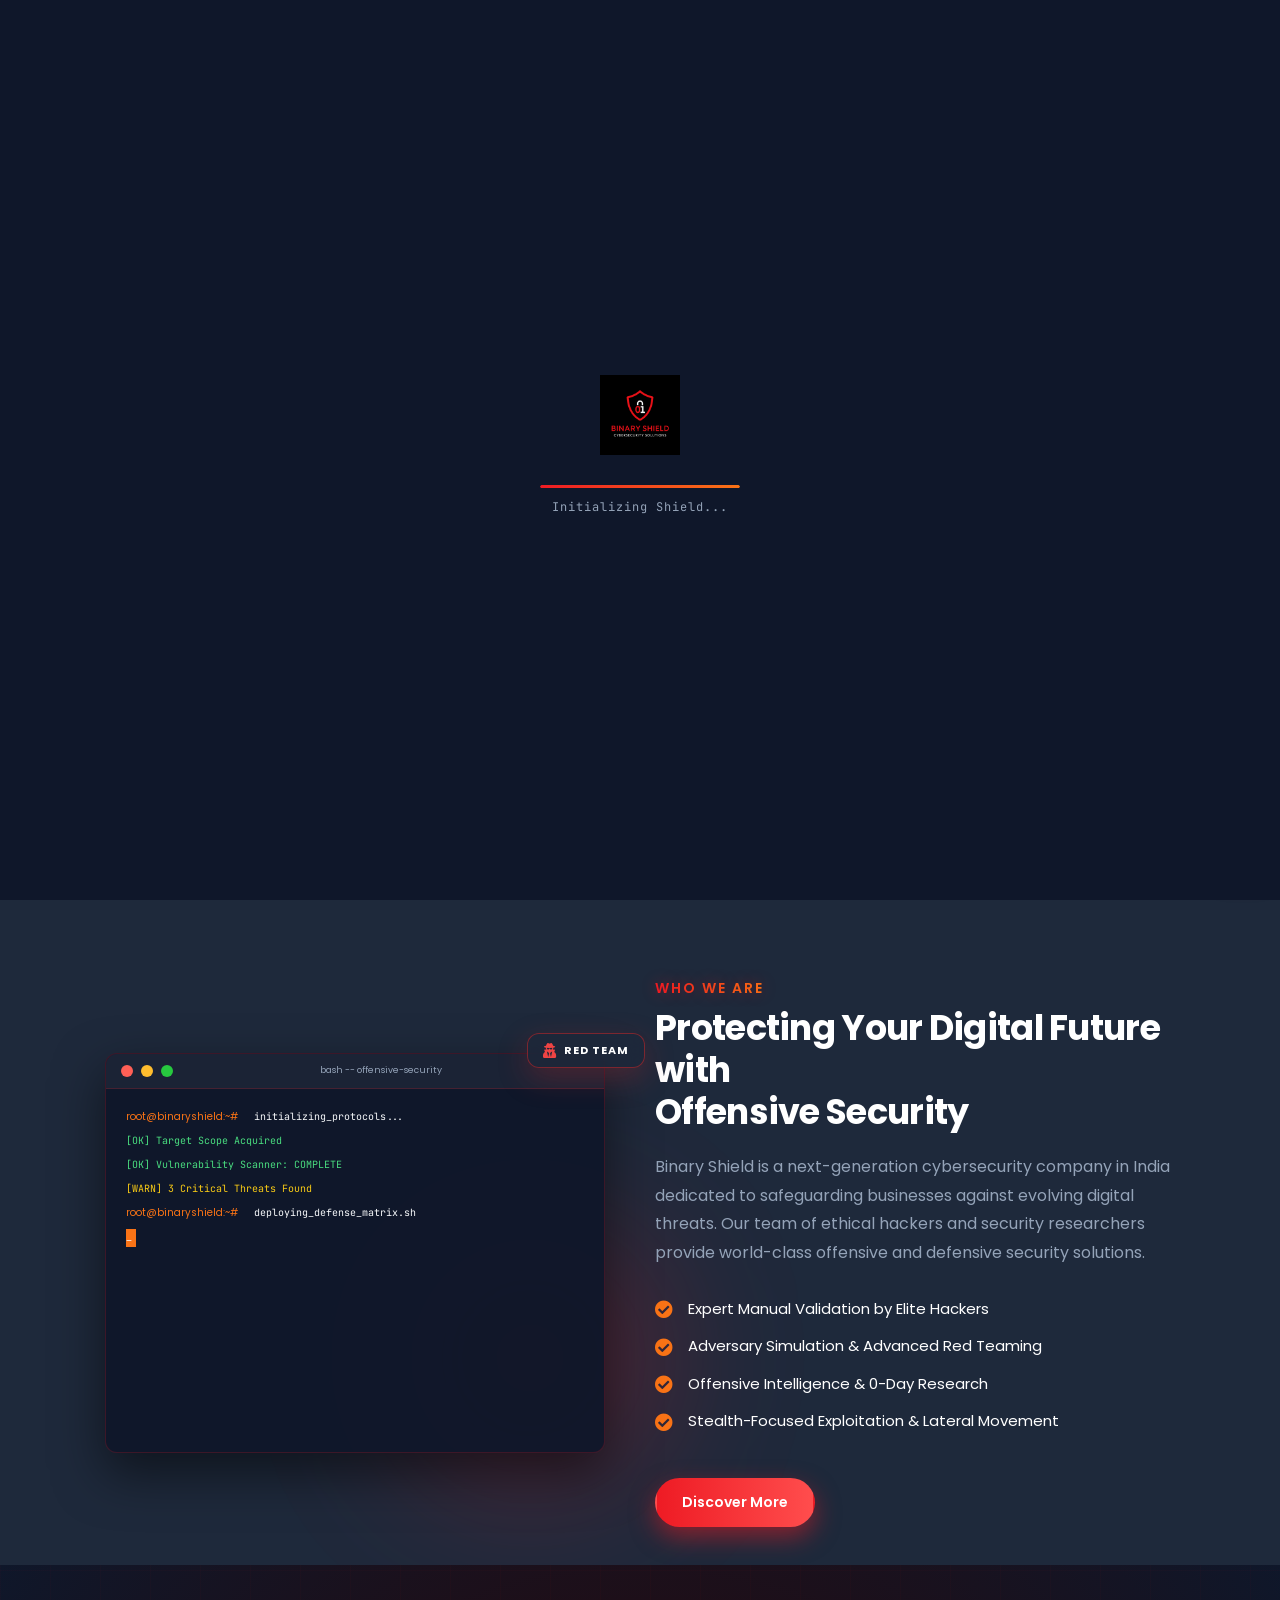
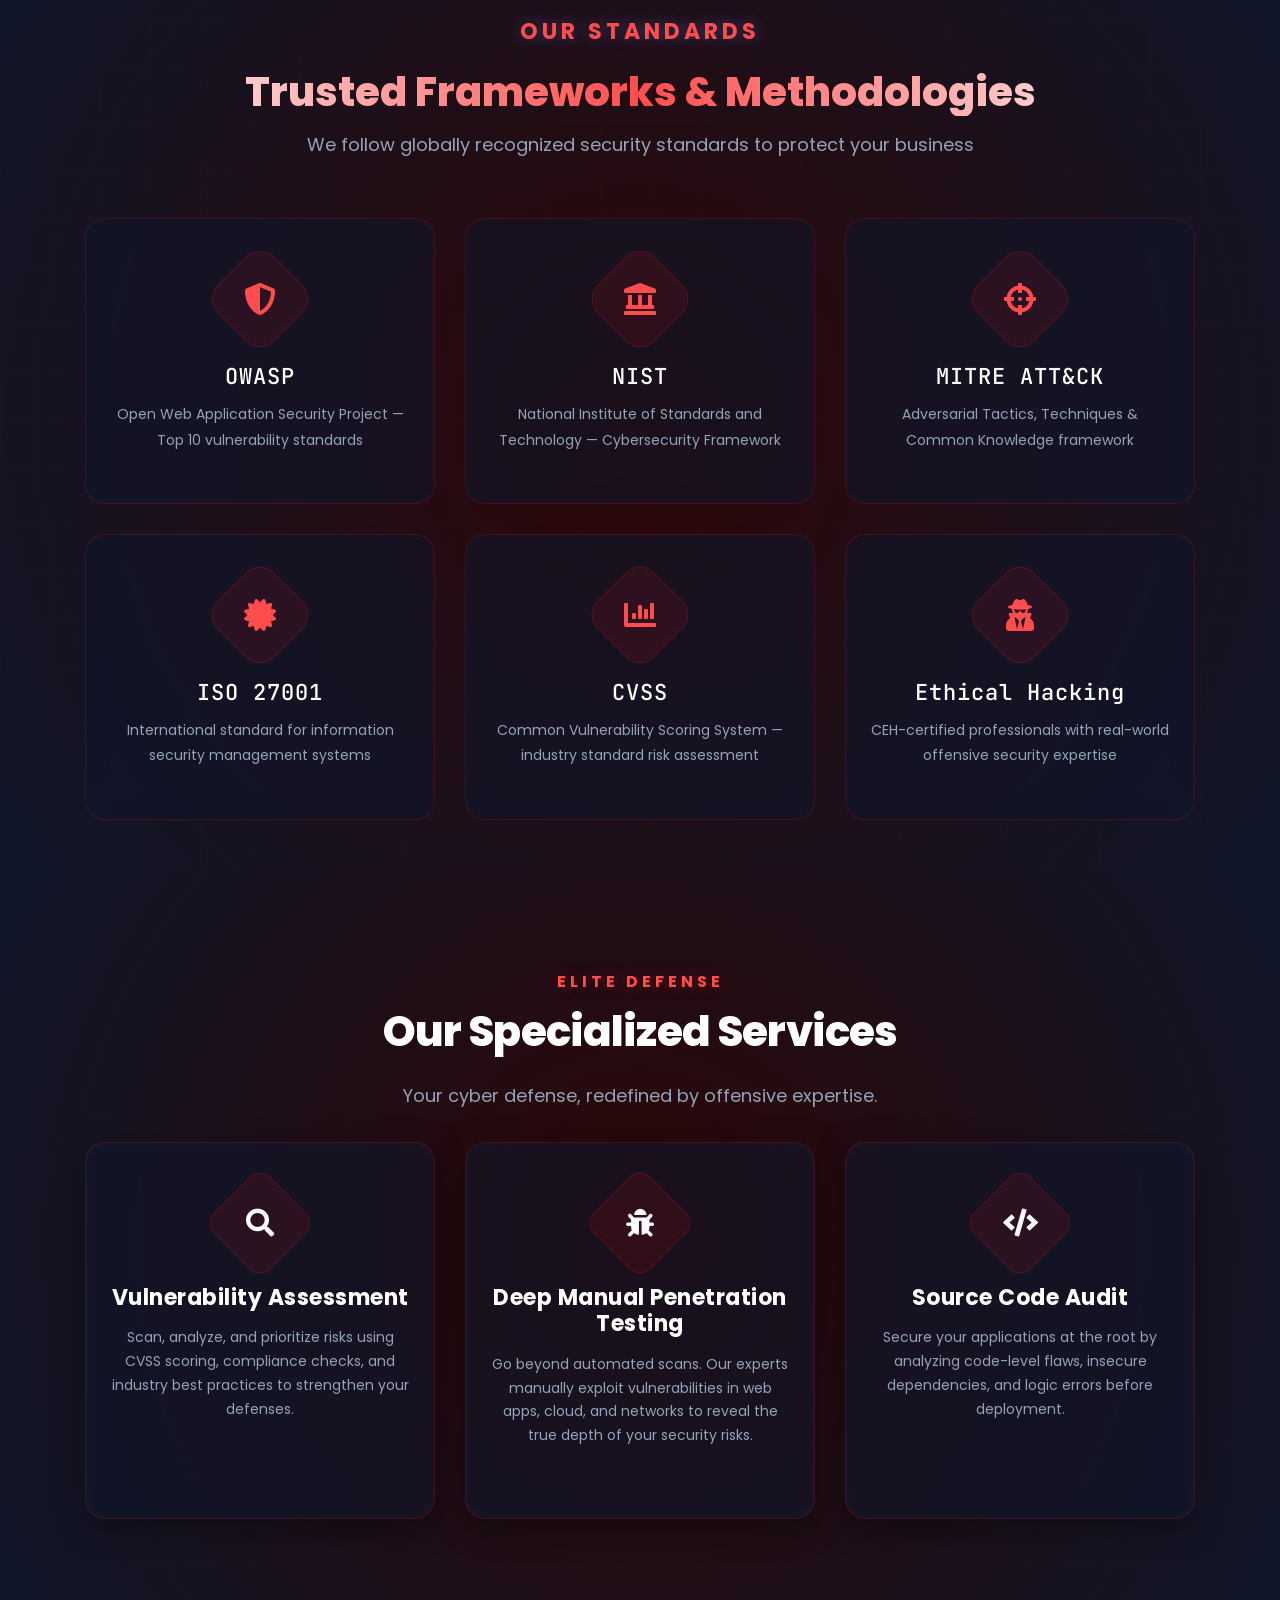
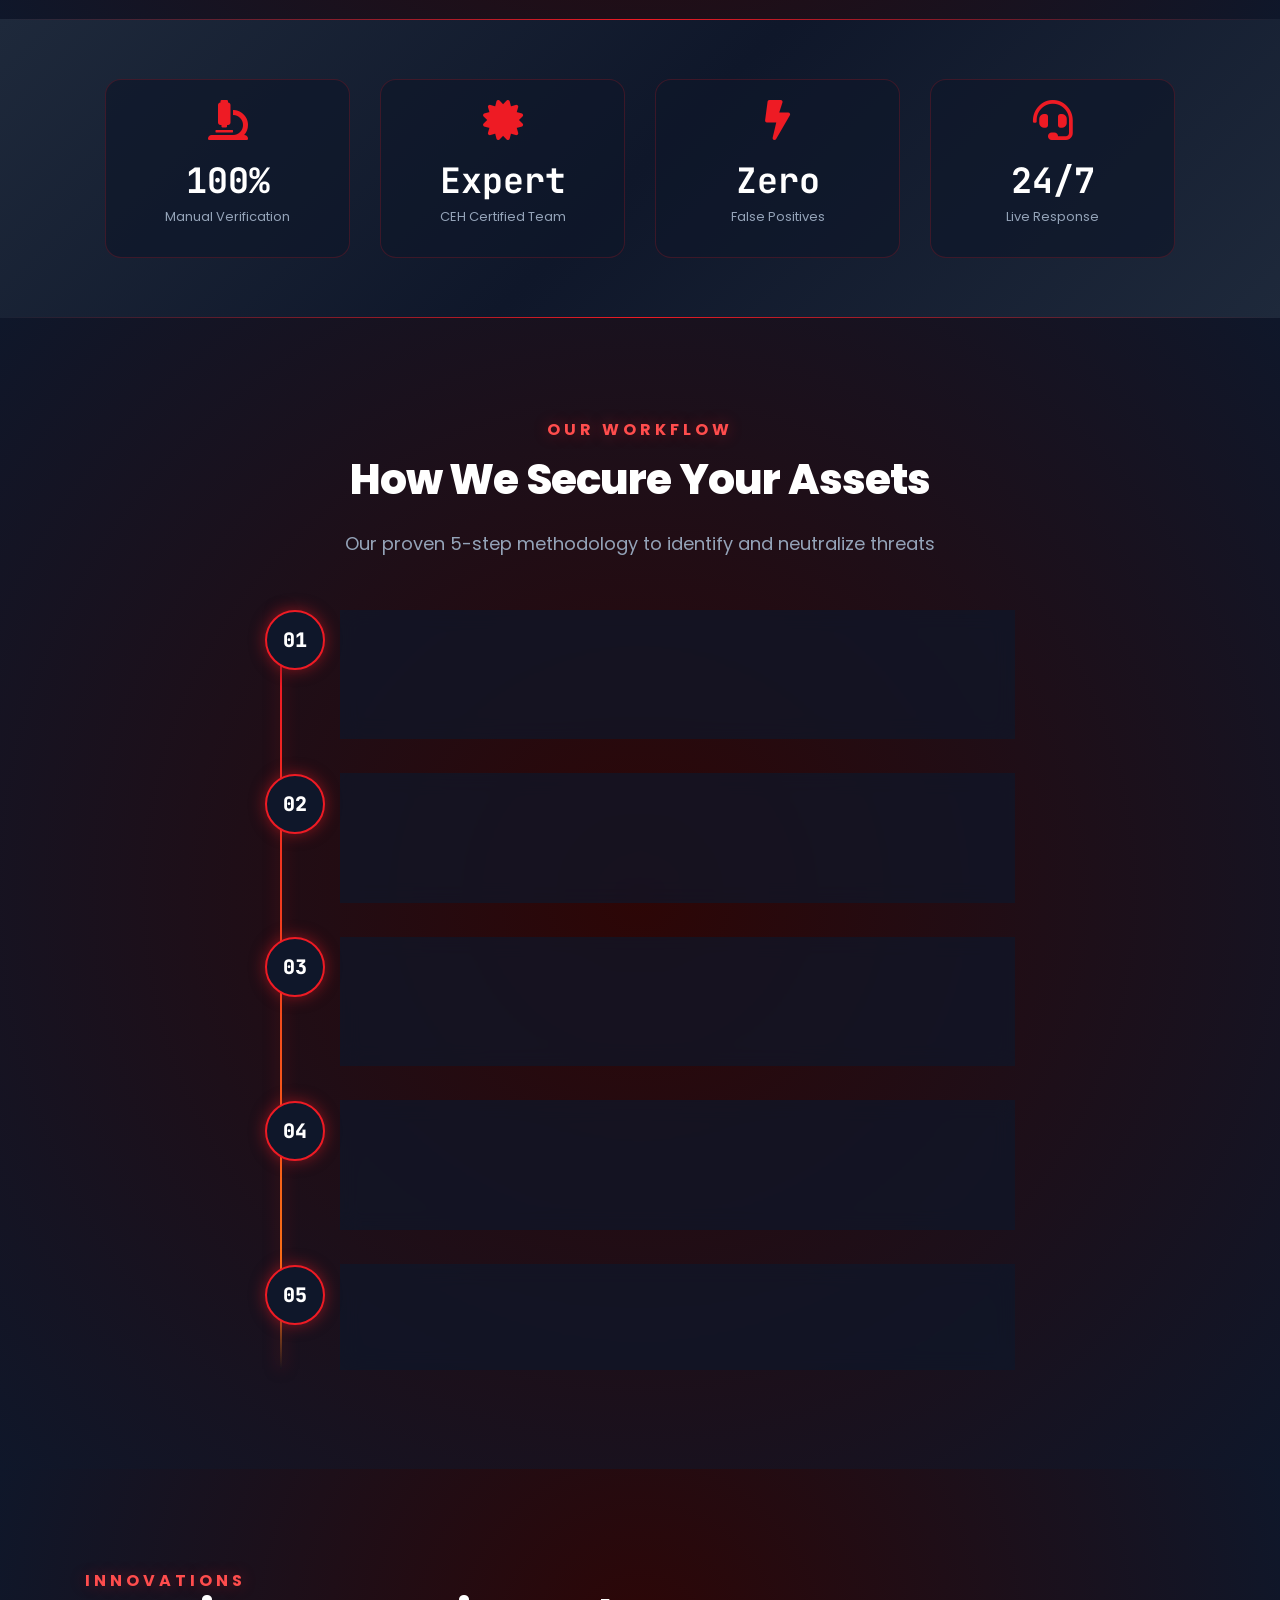
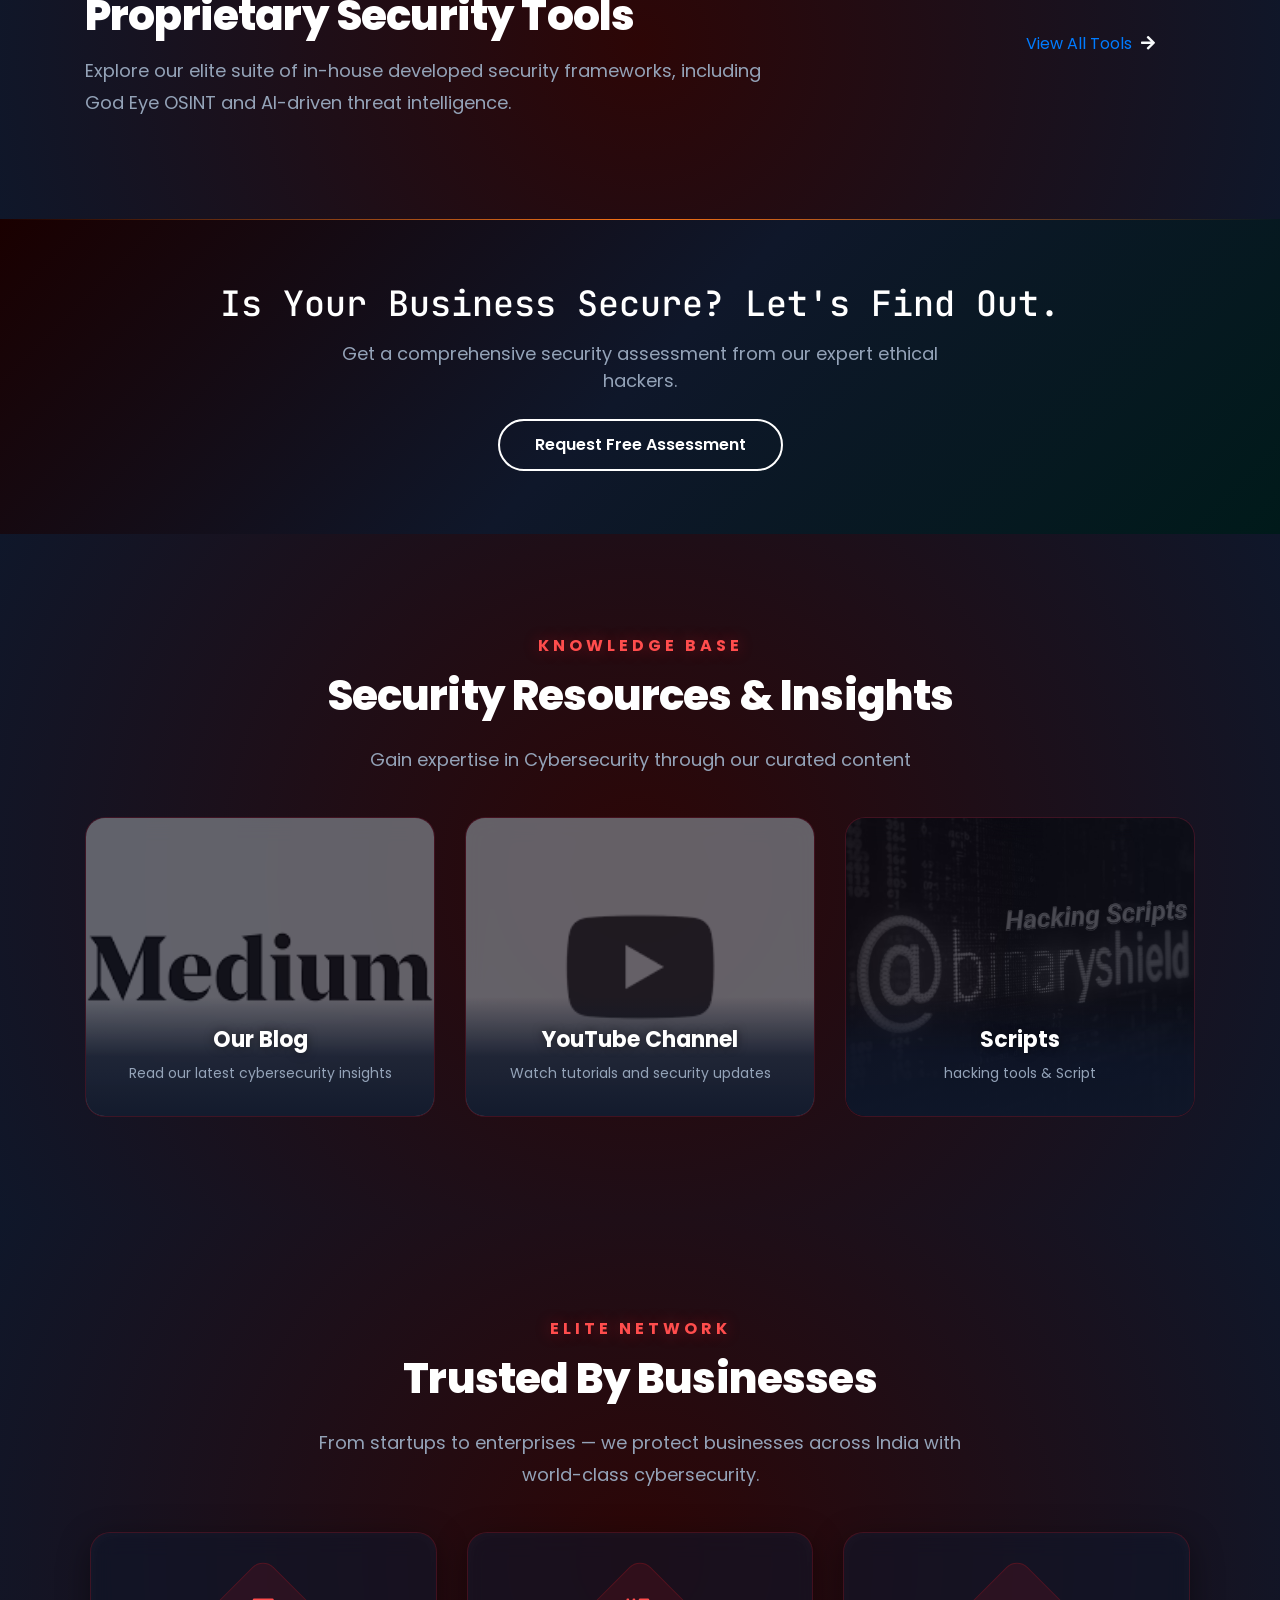
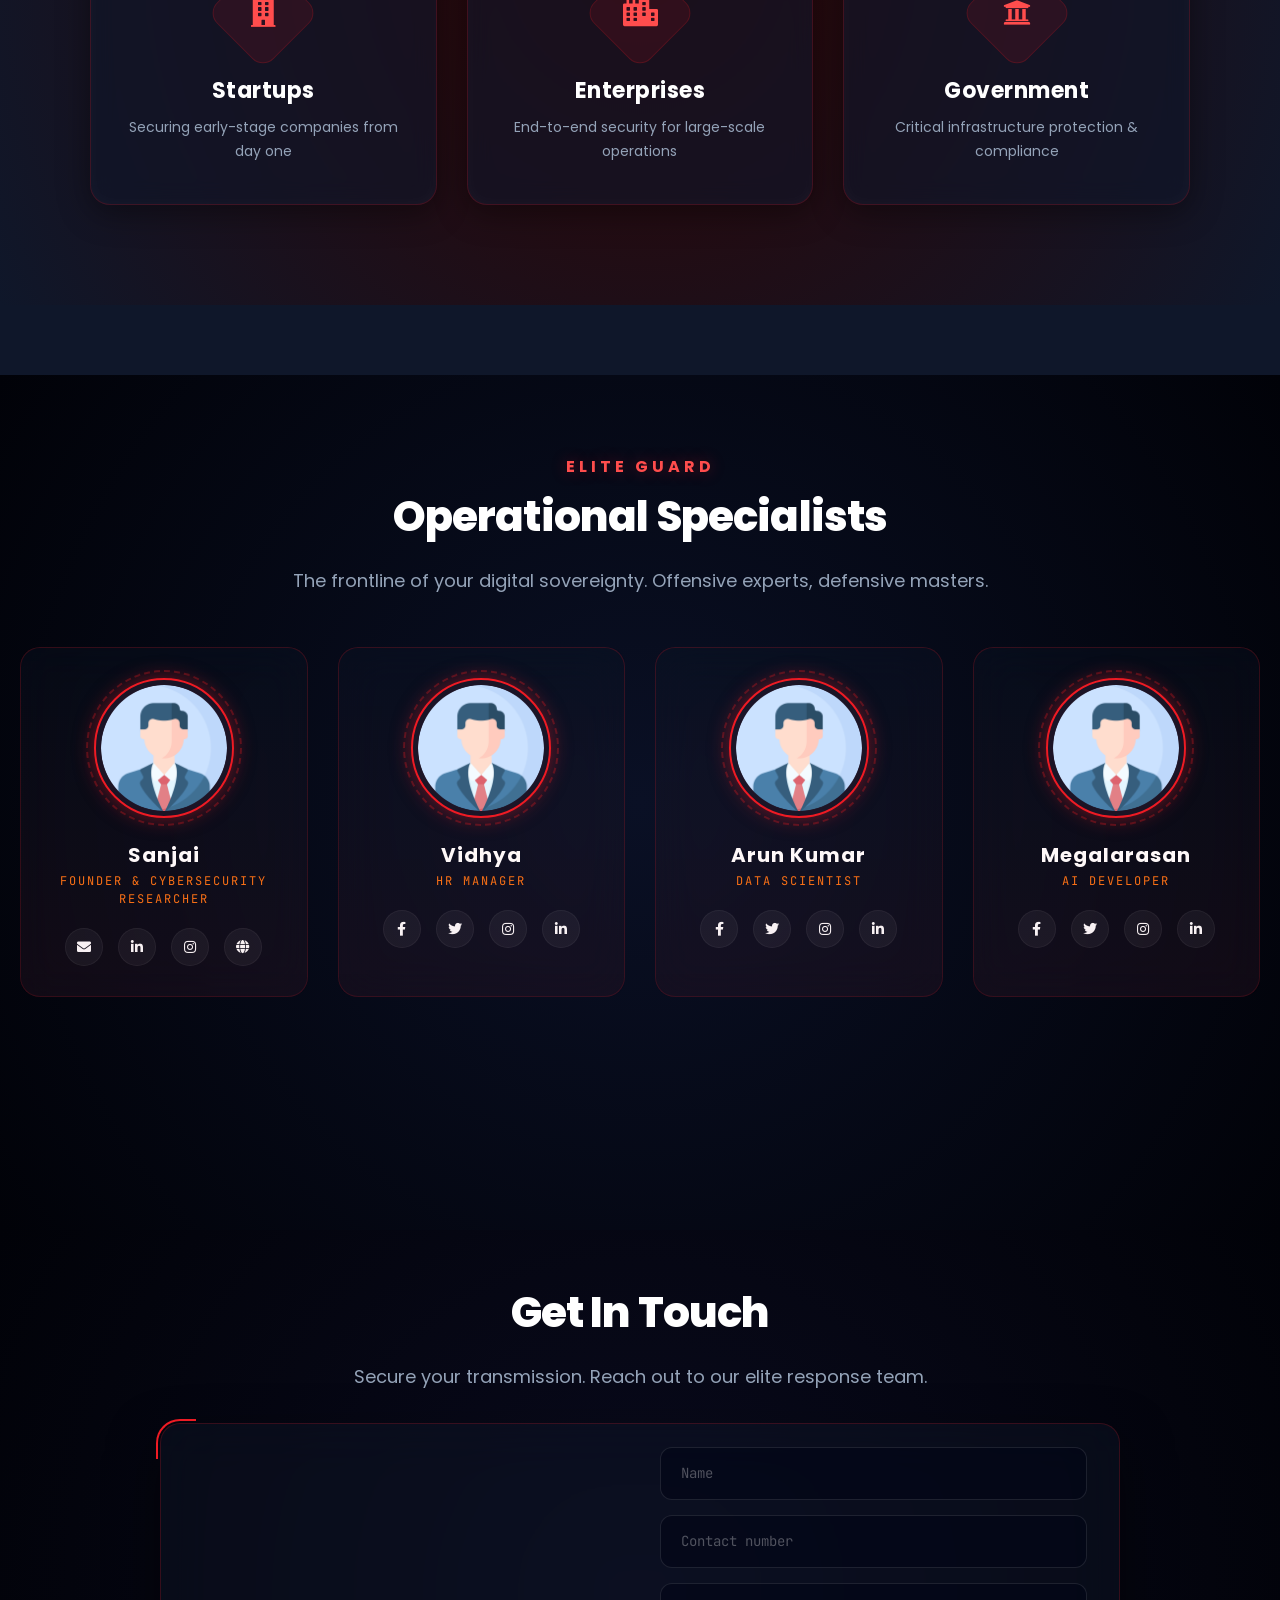
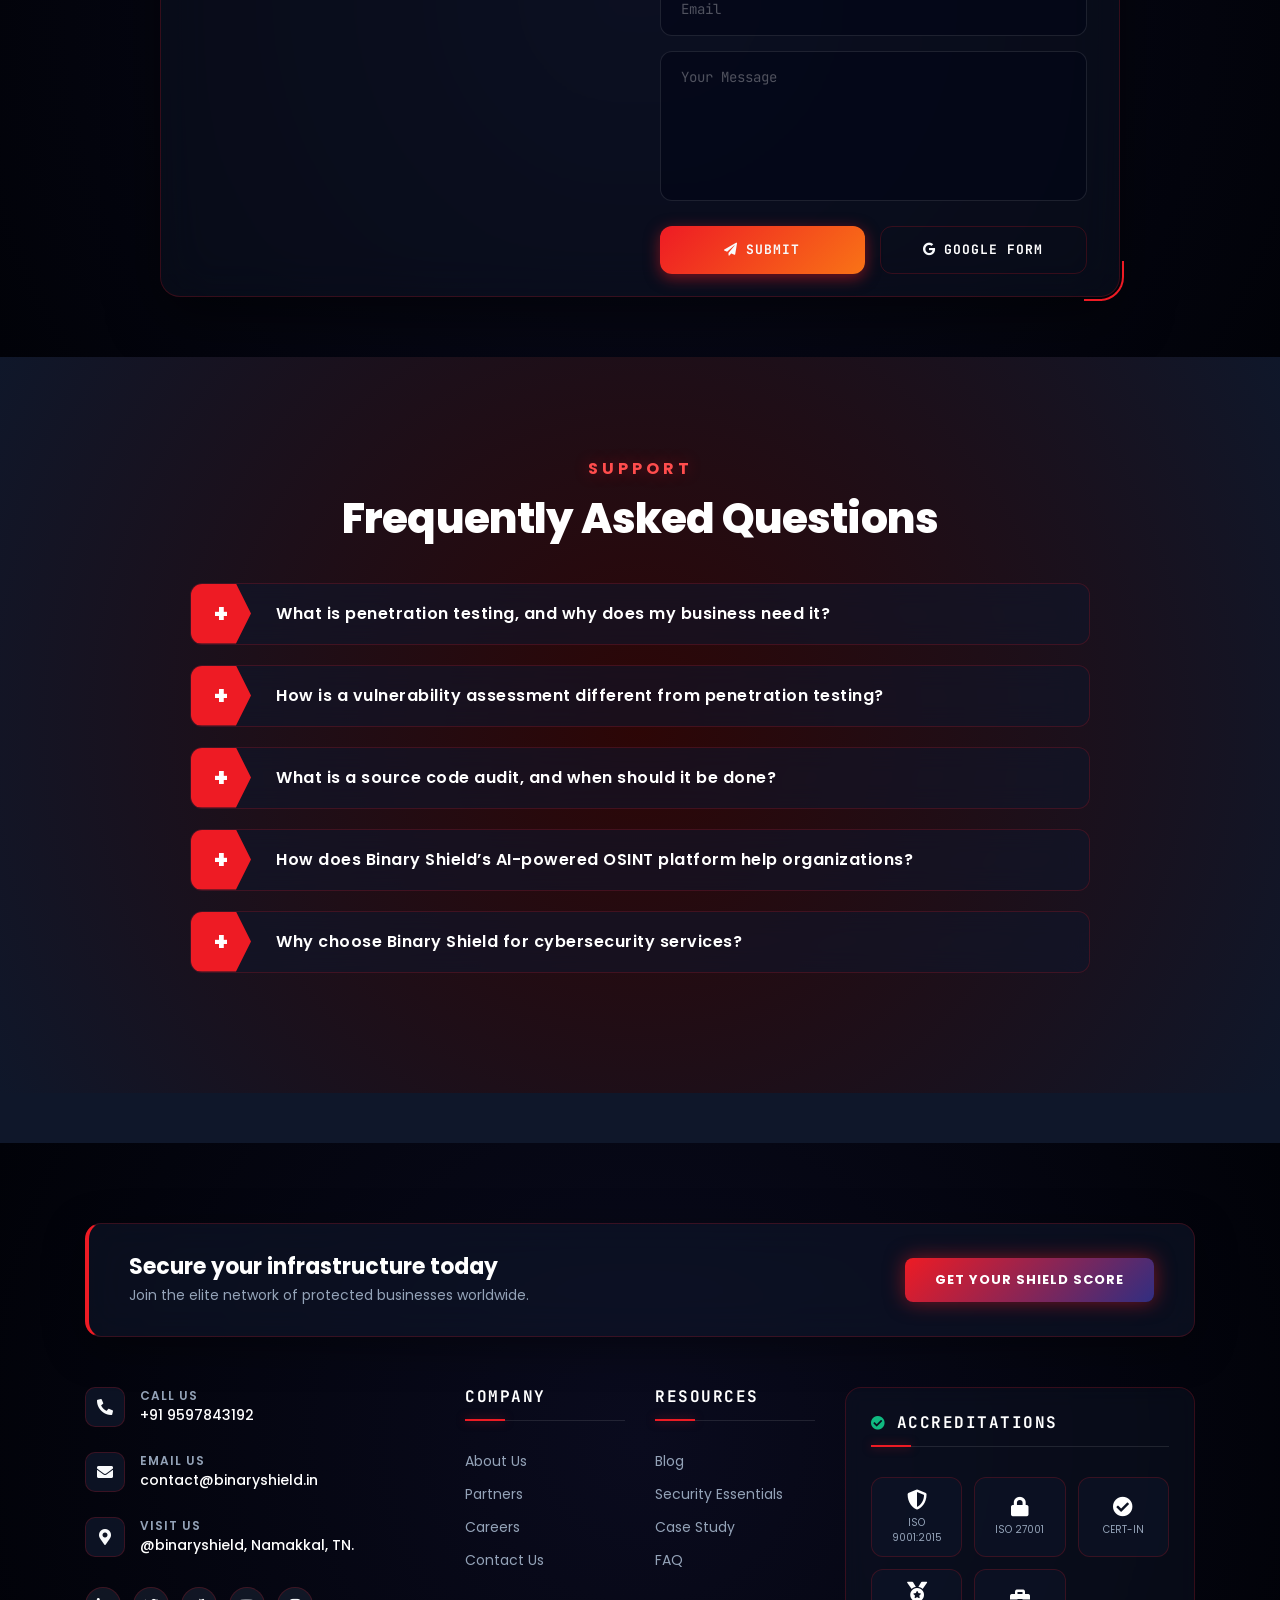
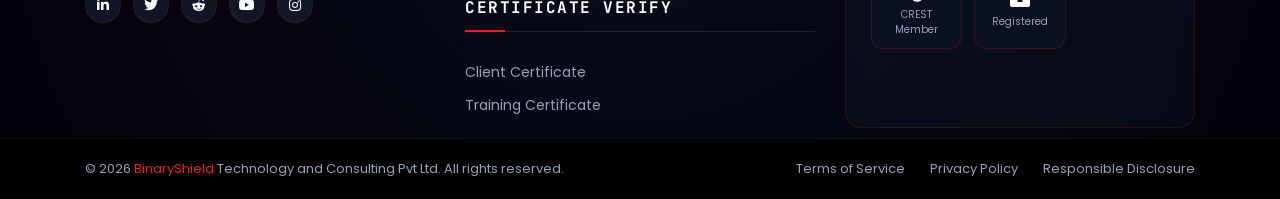
<file: index.html>
<!DOCTYPE html>
<html lang="en">

<head>
    <meta charset="UTF-8">
    <meta http-equiv="X-UA-Compatible" content="IE=edge">
    <meta name="viewport" content="width=device-width, initial-scale=1.0">
    <meta name="description"
        content="BinaryShield — India's leading Cybersecurity company specializing in VAPT Services, Penetration Testing, Vulnerability Assessment, and AI-powered OSINT solutions. Defend your digital frontier with elite security audits.">
    <meta name="keywords"
        content="VAPT services India, penetration testing company, cybersecurity audit, vulnerability assessment, OSINT framework, ethical hacking services, source code audit, network security, BinaryShield, best cybersecurity company India">

    <!-- Open Graph / Facebook -->
    <meta property="og:type" content="website">
    <meta property="og:url" content="https://binaryshield.in/">
    <meta property="og:title" content="VAPT Services & Penetration Testing | BinaryShield Cybersecurity">
    <meta property="og:description"
        content="Elite cybersecurity services including VAPT, Pentesting, and AI-driven threat intelligence. Secure your infrastructure with BinaryShield.">
    <meta property="og:image" content="https://binaryshield.in/images/logo.png">

    <!-- Twitter -->
    <meta property="twitter:card" content="summary_large_image">
    <meta property="twitter:url" content="https://binaryshield.in/">
    <meta property="twitter:title" content="BinaryShield | VAPT & Penetration Testing Experts">
    <meta property="twitter:description"
        content="India's next-gen cybersecurity firm for elite VAPT audits and proprietary security tools.">
    <meta property="twitter:image" content="https://binaryshield.in/images/logo.png">

    <title>VAPT Services & Penetration Testing | BinaryShield Cybersecurity</title>

    <!-- JSON-LD Structured Data -->
    <script type="application/ld+json">
    {
      "@context": "https://schema.org",
      "@type": "Organization",
      "name": "BinaryShield",
      "url": "https://binaryshield.in",
      "logo": "https://binaryshield.in/images/logo.png",
      "contactPoint": {
        "@type": "ContactPoint",
        "telephone": "+91-9597843192",
        "contactType": "customer service",
        "areaServed": "IN",
        "availableLanguage": "en"
      },
      "sameAs": [
        "https://www.youtube.com/@BinaryShield_in",
        "https://www.linkedin.com/company/binaryshield"
      ]
    }
    </script>
    <script type="application/ld+json">
    {
      "@context": "https://schema.org",
      "@type": "Service",
      "serviceType": "VAPT & Penetration Testing",
      "provider": {
        "@type": "Organization",
        "name": "BinaryShield"
      },
      "areaServed": "Global",
      "hasOfferCatalog": {
        "@type": "OfferCatalog",
        "name": "Cybersecurity Services",
        "itemListElement": [
          {
            "@type": "Offer",
            "itemOffered": {
              "@type": "Service",
              "name": "Vulnerability Assessment"
            }
          },
          {
            "@type": "Offer",
            "itemOffered": {
              "@type": "Service",
              "name": "Penetration Testing (Pentest)"
            }
          },
          {
            "@type": "Offer",
            "itemOffered": {
              "@type": "Service",
              "name": "Source Code Audit"
            }
          }
        ]
      }
    }
    </script>
    <!-- Google Fonts -->
    <link rel="preconnect" href="https://fonts.googleapis.com">
    <link rel="preconnect" href="https://fonts.gstatic.com" crossorigin>
    <link rel="dns-prefetch" href="https://cdnjs.cloudflare.com">

    <link
        href="https://fonts.googleapis.com/css2?family=JetBrains+Mono:wght@400;500;700&family=Poppins:wght@300;400;500;600;700;800&display=swap"
        rel="stylesheet">

    <link rel="stylesheet" href="https://cdnjs.cloudflare.com/ajax/libs/font-awesome/5.15.3/css/all.min.css">
    <link rel="icon" href="./images/logo.png">

    <link href="lib/bootstrap/css/bootstrap.min.css" rel="stylesheet">
    <link href="lib/ionicons/css/ionicons.min.css" rel="stylesheet">
    <link href="lib/owlcarousel/assets/owl.carousel.min.css" rel="stylesheet">

    <!-- Custom CSS loaded LAST to override Bootstrap defaults -->
    <link rel="stylesheet" href="./css/style.css">
</head>

<body>
    <!-- Preloader -->
    <div id="preloader">
        <div class="preloader-inner">
            <img src="./images/logo.png" alt="BinaryShield" class="preloader-logo">
            <div class="preloader-bar">
                <div class="preloader-fill"></div>
            </div>
            <p>Initializing Shield...</p>
        </div>
    </div>

    <header class="header">
        <div class="brand-container">
            <a href="#" class="logo"><img src="./images/logo.png" alt="BinaryShield Logo"></a>
            <h1 class="company-name">BinaryShield</h1>
        </div>
        <div id="menu-btn" class="fas fa-bars"></div>
        <nav id="nav-menu" class="navbar">
            <ul>
                <li><a href="#home">home</a></li>
                <li><a href="#about">about</a></li>
                <li><a href="#service">services</a></li>
                <li><a href="products.html">products</a></li>
                <li><a href="blog.html">blog</a></li>
                <li><a href="#resources">resources</a></li>
                <li><a href="./careers.html">career</a></li>
                <li><a href="#contact">contact</a></li>
                <li><a href="#faq">FAQ</a></li>
            </ul>
        </nav>
    </header>

    <section id="home" class="home">
        <canvas id="cyber-canvas"></canvas>
        <div class="container hero-container">
            <div class="row align-items-center">
                <!-- Left Content -->
                <div class="col-lg-7 hero-text-col">
                    <h1>Defending Your <br><span class="text-gradient">Digital Frontier</span></h1>
                    <p class="hero-sub">Your Trusted Cybersecurity Partner. We combine offensive security expertise with
                        AI-driven intelligence to protect your business.</p>

                    <div class="hero-btns">
                        <a href="#contact" class="hero-cta-btn primary-btn">Get Free Assessment</a>
                        <a href="#about" class="hero-cta-btn secondary-btn"><i class="fas fa-shield-alt"></i> Why Choose
                            Us</a>
                    </div>

                    <div class="hero-trust-row">
                        <div class="trust-item">
                            <span class="trust-number">50+</span>
                            <span class="trust-label">Security Audits</span>
                        </div>
                        <div class="trust-divider"></div>
                        <div class="trust-item">
                            <span class="trust-number">200+</span>
                            <span class="trust-label">Vulnerabilities Found</span>
                        </div>
                        <div class="trust-divider"></div>
                        <div class="trust-item">
                            <span class="trust-number">100%</span>
                            <span class="trust-label">Client Retention</span>
                        </div>
                    </div>
                </div>

                <!-- Right Visual -->
                <div class="col-lg-5 hero-visual-col d-none d-lg-block">
                    <div class="hero-visual-wrapper">
                        <!-- Center Fixed Icon -->
                        <div class="center-icon"><i class="fas fa-shield-alt"></i></div>

                        <!-- Orbit Tracks -->
                        <div class="orbit-track track-1">
                            <div class="orbit-icon icon-bug"><i class="fas fa-bug"></i></div>
                        </div>

                        <div class="orbit-track track-2">
                            <div class="orbit-icon icon-terminal"><i class="fas fa-terminal"></i></div>
                            <div class="orbit-icon icon-spy"><i class="fas fa-user-secret"></i></div>
                        </div>

                        <div class="orbit-track track-3">
                            <div class="orbit-icon icon-lock"><i class="fas fa-lock"></i></div>
                            <div class="orbit-icon icon-code"><i class="fas fa-code"></i></div>
                        </div>
                    </div>
                </div>
            </div>
        </div>
        <div class="wave wave1"></div>
        <div class="wave wave2"></div>
        <div class="wave wave3"></div>
    </section>

    <section id="about" class="about premium-reveal">
        <div class="container">
            <div class="row align-items-center">
                <!-- Left Visual -->
                <div class="col-lg-6 mb-5 mb-lg-0">
                    <div class="about-visual">
                        <div class="visual-card red-team-badge">
                            <i class="fas fa-user-secret"></i>
                            <span>Red Team</span>
                        </div>
                        <div class="visual-card-bg"></div>
                        <!-- Cyber Terminal Graphic -->
                        <div class="cyber-terminal">
                            <div class="terminal-header">
                                <div class="terminal-dots">
                                    <span class="dot red"></span>
                                    <span class="dot yellow"></span>
                                    <span class="dot green"></span>
                                </div>
                                <div class="terminal-title">bash -- offensive-security</div>
                            </div>
                            <div class="terminal-body">
                                <p><span class="prompt">root@binaryshield:~#</span> initializing_protocols...</p>
                                <p class="success">[OK] Target Scope Acquired</p>
                                <p class="success">[OK] Vulnerability Scanner: COMPLETE</p>
                                <p class="warning">[WARN] 3 Critical Threats Found</p>
                                <p><span class="prompt">root@binaryshield:~#</span> deploying_defense_matrix.sh</p>
                                <p class="typing">_</p>
                            </div>
                        </div>
                    </div>
                </div>

                <!-- Right Content -->
                <div class="col-lg-6">
                    <h5 class="section-sub-heading text-gradient">Who We Are</h5>
                    <h2 class="section-heading">Protecting Your Digital Future with <br> Offensive Security</h2>
                    <p class="about-text">
                        Binary Shield is a next-generation cybersecurity company in India dedicated to safeguarding
                        businesses against evolving digital threats. Our team of ethical hackers and security
                        researchers
                        provide world-class offensive and defensive security solutions.
                    </p>

                    <ul class="about-list">
                        <li><i class="fas fa-check-circle"></i> Expert Manual Validation by Elite Hackers</li>
                        <li><i class="fas fa-check-circle"></i> Adversary Simulation & Advanced Red Teaming</li>
                        <li><i class="fas fa-check-circle"></i> Offensive Intelligence & 0-Day Research</li>
                        <li><i class="fas fa-check-circle"></i> Stealth-Focused Exploitation & Lateral Movement</li>
                    </ul>

                    <a href="./html_page/about_readmore.html" class="hero-cta-btn primary-btn mt-4">Discover More</a>
                </div>
            </div>
        </div>
    </section>

    <!-- TRUST INDICATORS -->
    <section class="trust-section">
        <div class="tech-bg"></div>
        <div class="container">
            <span class="section-sub-heading text-center d-block">Our Standards</span>
            <h2 class="trust-title">Trusted Frameworks & Methodologies</h2>
            <p class="trust-subtitle">We follow globally recognized security standards to protect your business</p>
            <div class="trust-grid">
                <div class="trust-card">
                    <div class="trust-icon">
                        <i class="fas fa-shield-alt"></i>
                    </div>
                    <h4>OWASP</h4>
                    <p>Open Web Application Security Project — Top 10 vulnerability standards</p>
                </div>
                <div class="trust-card">
                    <div class="trust-icon">
                        <i class="fas fa-landmark"></i>
                    </div>
                    <h4>NIST</h4>
                    <p>National Institute of Standards and Technology — Cybersecurity Framework</p>
                </div>
                <div class="trust-card">
                    <div class="trust-icon">
                        <i class="fas fa-crosshairs"></i>
                    </div>
                    <h4>MITRE ATT&CK</h4>
                    <p>Adversarial Tactics, Techniques & Common Knowledge framework</p>
                </div>
                <div class="trust-card">
                    <div class="trust-icon">
                        <i class="fas fa-certificate"></i>
                    </div>
                    <h4>ISO 27001</h4>
                    <p>International standard for information security management systems</p>
                </div>
                <div class="trust-card">
                    <div class="trust-icon">
                        <i class="fas fa-chart-bar"></i>
                    </div>
                    <h4>CVSS</h4>
                    <p>Common Vulnerability Scoring System — industry standard risk assessment</p>
                </div>
                <div class="trust-card">
                    <div class="trust-icon">
                        <i class="fas fa-user-secret"></i>
                    </div>
                    <h4>Ethical Hacking</h4>
                    <p>CEH-certified professionals with real-world offensive security expertise</p>
                </div>
            </div>
        </div>
    </section>


    <section class="services-section premium-reveal" id="service">
        <div class="tech-bg"></div>
        <div class="container">
            <div class="col-12 text-center mb-5">
                <span class="section-sub-heading d-block">Elite Defense</span>
                <h2 class="section-heading">Our Specialized Services</h2>
                <p class="section-desc">Your cyber defense, redefined by offensive expertise.</p>
            </div>
            <div class="services-grid">
                <div class="item"> <span class="icon feature_box_col_one"><i class="fa fa-search"></i></span>
                    <h6>Vulnerability Assessment </h6>
                    <p>Scan, analyze, and prioritize risks using CVSS scoring,
                        compliance checks, and industry best practices to strengthen your defenses.</p>
                </div>
                <div class="item"> <span class="icon feature_box_col_two"><i class="fa fa-bug"></i></span>
                    <h6>Deep Manual Penetration Testing</h6>
                    <p>Go beyond automated scans. Our experts manually exploit vulnerabilities in web apps, cloud,
                        and networks to reveal the true depth of your security risks.</p>
                </div>
                <div class="item"> <span class="icon feature_box_col_three"><i class="fa fa-code"></i></span>
                    <h6>Source Code Audit</h6>
                    <p>Secure your applications at the root by analyzing code-level flaws,
                        insecure dependencies, and logic errors before deployment.</p>
                </div>
            </div>
        </div>
    </section>



    <section class="counters">
        <div class="container">
            <div>
                <i class="fas fa-microscope fa-4x"></i>
                <h2>100%</h2>
                <p>Manual Verification</p>
            </div>
            <div>
                <i class="fas fa-certificate fa-4x"></i>
                <h2>Expert</h2>
                <p>CEH Certified Team</p>
            </div>
            <div>
                <i class="fas fa-bolt fa-4x"></i>
                <h2>Zero</h2>
                <p>False Positives</p>
            </div>
            <div>
                <i class="fas fa-headset fa-4x"></i>
                <h2>24/7</h2>
                <p>Live Response</p>
            </div>
        </div>
    </section>

    <!-- HOW WE WORK -->
    <section class="process-section premium-reveal">
        <div class="tech-bg"></div>
        <div class="container">
            <div class="text-center mb-5">
                <span class="section-sub-heading d-block">Our Workflow</span>
                <h2 class="section-heading">How We Secure Your Assets</h2>
                <p class="section-desc">Our proven 5-step methodology to identify and neutralize threats</p>
            </div>
            <div class="process-timeline">
                <div class="process-step">
                    <div class="step-number">01</div>
                    <div class="step-content">
                        <h4>Discovery</h4>
                        <p>We understand your infrastructure, assets, and threat landscape through detailed scoping
                            calls.</p>
                    </div>
                </div>
                <div class="process-step">
                    <div class="step-number">02</div>
                    <div class="step-content">
                        <h4>Reconnaissance</h4>
                        <p>Our AI-powered OSINT tools map your digital footprint and identify potential attack
                            surfaces.
                        </p>
                    </div>
                </div>
                <div class="process-step">
                    <div class="step-number">03</div>
                    <div class="step-content">
                        <h4>Manual-Led Testing</h4>
                        <p>We perform deep-dive manual exploitation to validate vulnerabilities and uncover logic flaws
                            that automated tools consistently miss.</p>
                    </div>
                </div>
                <div class="process-step">
                    <div class="step-number">04</div>
                    <div class="step-content">
                        <h4>Reporting</h4>
                        <p>Detailed reports with CVSS scoring, proof-of-concepts, and actionable remediation steps.
                        </p>
                    </div>
                </div>
                <div class="process-step">
                    <div class="step-number">05</div>
                    <div class="step-content">
                        <h4>Remediation Support</h4>
                        <p>We work with your team to fix issues and provide free re-testing to verify patches.</p>
                    </div>
                </div>
            </div>
        </div>
    </section>


    <section class="products-preview" id="products">
        <div class="tech-bg"></div>
        <div class="container">
            <div class="row align-items-center">
                <div class="col-lg-8">
                    <span class="section-sub-heading">Innovations</span>
                    <h2 class="section-heading">Proprietary Security Tools</h2>
                    <p class="section-desc">Explore our elite suite of in-house developed security frameworks, including
                        God Eye OSINT and AI-driven threat intelligence.</p>
                </div>
                <div class="col-lg-4 text-center text-lg-right mt-4 mt-lg-0">
                    <a href="products.html" class="btn-cta"
                        style="padding: 1.5rem 4rem; font-size: 1.6rem; border-radius: 5rem;">View All Tools <i
                            class="fas fa-arrow-right ml-2"></i></a>
                </div>
            </div>
        </div>
    </section>




    <div class="communicate">
        <h3>Is Your Business Secure? Let's Find Out.</h3>
        <p>Get a comprehensive security assessment from our expert ethical hackers.</p>
        <a href="#contact" class="btn communicate-btn">Request Free Assessment</a>
    </div>



    <!-- RESOURCES SECTION -->

    <section class="resources-section mt-100" id="resources">
        <div class="tech-bg"></div>
        <div class="container">
            <div class="text-center mb-5">
                <span class="section-sub-heading d-block">Knowledge Base</span>
                <h2 class="section-heading">Security Resources & Insights</h2>
                <p class="section-desc">Gain expertise in Cybersecurity through our curated content</p>
            </div>

            <section id="#" class="content-section">

                <div class="resources-grid">
                    <!-- Blog Content Box -->
                    <a href="blog.html" class="resource-card">
                        <img src="images/medium.png" alt="Company Blog">
                        <div class="resource-overlay">
                            <h3>Our Blog</h3>
                            <p>Read our latest cybersecurity insights</p>
                        </div>
                    </a>

                    <!-- YouTube Box -->
                    <a href="https://www.youtube.com/@BinaryShield_in" target="_blank" class="resource-card">
                        <img src="images/youtube.png" alt="YouTube Channel">
                        <div class="resource-overlay">
                            <h3>YouTube Channel</h3>
                            <p>Watch tutorials and security updates</p>
                        </div>
                    </a>

                    <!-- script Content Box -->
                    <a href="./tools_page/tools.html" class="resource-card">
                        <img src="images/Scripts.png" alt="hacking Scripts">
                        <div class="resource-overlay">
                            <h3>Scripts</h3>
                            <p>hacking tools & Script</p>
                        </div>
                    </a>
                </div>
            </section>

        </div>
    </section>




    <section class="clients-section mt-100" id="trust-businesses">
        <div class="tech-bg"></div>
        <div class="container">
            <div class="text-center mb-5">
                <span class="section-sub-heading d-block">Elite Network</span>
                <h2 class="section-heading">Trusted By Businesses</h2>
                <p class="section-desc">
                    From startups to enterprises — we protect businesses across India with world-class
                    cybersecurity.
                </p>
            </div>
            <div class="client-stats">
                <div class="client-stat">
                    <i class="fas fa-building"></i>
                    <h3>Startups</h3>
                    <p>Securing early-stage companies from day one</p>
                </div>
                <div class="client-stat">
                    <i class="fas fa-city"></i>
                    <h3>Enterprises</h3>
                    <p>End-to-end security for large-scale operations</p>
                </div>
                <div class="client-stat">
                    <i class="fas fa-university"></i>
                    <h3>Government</h3>
                    <p>Critical infrastructure protection & compliance</p>
                </div>
            </div>
        </div>
    </section>




    <section class="team" id="team">
        <div class="tech-bg"></div>
        <div class="container text-center mb-5">
            <span class="section-sub-heading d-block">Elite Guard</span>
            <h2 class="section-heading">Operational Specialists</h2>
            <p class="section-desc">The frontline of your digital sovereignty. Offensive experts, defensive masters.</p>
        </div>

        <div class="team-grid">
            <!-- Member 1: Sanjai -->
            <div class="team-card">
                <div class="image-wrapper">
                    <img src="./images/profiles.png" alt="Sanjai - Founder & Cybersecurity Researcher" loading="lazy">
                </div>
                <div class="info">
                    <h3>Sanjai</h3>
                    <span>Founder & Cybersecurity Researcher</span>
                    <div class="icons">
                        <a href="mailto:sanjai0070@gmail.com" title="Email"><i class="fas fa-envelope"></i></a>
                        <a href="https://www.linkedin.com/in/sanjaimahalingam/" target="_blank"><i
                                class="fab fa-linkedin-in"></i></a>
                        <a href="https://www.instagram.com/sanjai_oo7/" target="_blank"><i
                                class="fab fa-instagram"></i></a>
                        <a href="https://binaryshield.in" target="_blank"><i class="fas fa-globe"></i></a>
                    </div>
                </div>
            </div>

            <!-- Member 2: Vidhya -->
            <div class="team-card">
                <div class="image-wrapper">
                    <img src="./images/profiles.png" alt="Vidhya - HR" loading="lazy">
                </div>
                <div class="info">
                    <h3>Vidhya</h3>
                    <span>HR Manager</span>
                    <div class="icons">
                        <a href="#"><i class="fab fa-facebook-f"></i></a>
                        <a href="#"><i class="fab fa-twitter"></i></a>
                        <a href="#"><i class="fab fa-instagram"></i></a>
                        <a href="#"><i class="fab fa-linkedin-in"></i></a>
                    </div>
                </div>
            </div>

            <!-- Member 3: Arun Kumar -->
            <div class="team-card">
                <div class="image-wrapper">
                    <img src="./images/profiles.png" alt="Arun Kumar - Data Scientist" loading="lazy">
                </div>
                <div class="info">
                    <h3>Arun Kumar</h3>
                    <span>Data Scientist</span>
                    <div class="icons">
                        <a href="#"><i class="fab fa-facebook-f"></i></a>
                        <a href="#"><i class="fab fa-twitter"></i></a>
                        <a href="#"><i class="fab fa-instagram"></i></a>
                        <a href="#"><i class="fab fa-linkedin-in"></i></a>
                    </div>
                </div>
            </div>

            <!-- Member 4: Megalarasan -->
            <div class="team-card">
                <div class="image-wrapper">
                    <img src="./images/profiles.png" alt="Megalarasan - AI Developer" loading="lazy">
                </div>
                <div class="info">
                    <h3>Megalarasan</h3>
                    <span>AI Developer</span>
                    <div class="icons">
                        <a href="#"><i class="fab fa-facebook-f"></i></a>
                        <a href="#"><i class="fab fa-twitter"></i></a>
                        <a href="#"><i class="fab fa-instagram"></i></a>
                        <a href="#"><i class="fab fa-linkedin-in"></i></a>
                    </div>
                </div>
            </div>
        </div>
    </section>




    <section id="contact" class="contact">
        <div class="tech-bg"></div>
        <div class="container text-center mb-5">
            <h2 class="section-heading">Get In Touch</h2>
            <p class="section-desc">Secure your transmission. Reach out to our elite response team.</p>
        </div>
        <div class="contact-in">
            <div class="contact-map">
                <iframe
                    src="https://www.google.com/maps/embed?pb=!1m18!1m12!1m3!1d3915.389141916122!2d78.10582864226387!3d11.084347753920792!2m3!1f0!2f0!3f0!3m2!1i1024!2i768!4f13.1!3m3!1m2!1s0x3baa2d8dc124332f%3A0xba57b3cd62ef780c!2sBinaryShield!5e0!3m2!1sen!2sin!4v1757335629243!5m2!1sen!2sin"
                    width="100%" height="auto" style="border:0;" allowfullscreen="" loading="lazy"></iframe>
            </div>
            <div class="contact-form">
                <form action="./contactme.php" method="POST">
                    <input type="text" name="name" placeholder="Name" class="contact-form-txt" required>
                    <input type="tel" id="phone" name="phone" pattern="[0-9]{10}" required placeholder="Contact number"
                        maxlength="10" class="contact-form-phone">
                    <input type="email" name="email" placeholder="Email" class="contact-form-email" required>
                    <textarea placeholder="Your Message" name="message" class="contact-form-txtarea"
                        required></textarea>
                    <div class="contact-form-btn-wrapper">
                        <button type="submit" name="submit" class="contact-form-btn">
                            <i class="fas fa-paper-plane"></i> Submit
                        </button>
                        <a href="https://docs.google.com/forms/d/e/1FAIpQLSeNJKC19E_jUp0M3wXMK9U_OiMHtYENE5MHydo4s4Gqku4ogw/viewform?usp=header"
                            target="_blank" class="contact-form-btn google-form-btn">
                            <i class="fab fa-google"></i> Google Form
                        </a>
                    </div>
                </form>
            </div>
        </div>
    </section>







    <section class="faq" id="faq">
        <div class="tech-bg"></div>
        <div class="container">
            <div class="text-center mb-5">
                <span class="section-sub-heading d-block">Support</span>
                <h2 class="section-heading">Frequently Asked Questions</h2>
            </div>
            <div class="row">
                <div class="accordion-container">
                    <div class="accordion">
                        <div class="accordion-header" role="button" aria-expanded="false" tabindex="0">
                            <span>+</span>
                            <h3>What is penetration testing, and why does my business need it?</h3>
                        </div>
                        <div class="accordion-body">
                            <p>Penetration testing (pen testing) is a simulated cyberattack performed by
                                security
                                experts to
                                identify and exploit
                                vulnerabilities in your systems, applications, and networks. Businesses need it
                                to
                                uncover
                                security weaknesses before
                                attackers do, ensuring compliance, risk reduction, and better protection of
                                sensitive
                                data.
                            </p>
                        </div>
                    </div>
                    <div class="accordion">
                        <div class="accordion-header" role="button" aria-expanded="false" tabindex="0">
                            <span>+</span>
                            <h3>How is a vulnerability assessment different from penetration testing?</h3>
                        </div>
                        <div class="accordion-body">
                            <p>A vulnerability assessment focuses on scanning and identifying potential risks,
                                while
                                penetration
                                testing goes further by actively exploiting vulnerabilities to assess their
                                real-world
                                impact.
                                Both are essential for a strong cybersecurity strategy.</p>
                        </div>
                    </div>
                    <div class="accordion">
                        <div class="accordion-header" role="button" aria-expanded="false" tabindex="0">
                            <span>+</span>
                            <h3>What is a source code audit, and when should it be done?</h3>
                        </div>
                        <div class="accordion-body">
                            <p>A source code audit is a deep security review of application code to detect flaws
                                like
                                SQL
                                injection, XSS,
                                hardcoded credentials, and insecure logic. It should be done before launching
                                applications,
                                during major updates,
                                or when integrating third-party libraries.</p>
                        </div>
                    </div>
                    <div class="accordion">
                        <div class="accordion-header" role="button" aria-expanded="false" tabindex="0">
                            <span>+</span>
                            <h3>How does Binary Shield’s AI-powered OSINT platform help organizations?</h3>
                        </div>
                        <div class="accordion-body">
                            <p>Our AI-OSINT platform automates reconnaissance, threat hunting, and dark web
                                intelligence
                                gathering.
                                It helps businesses detect leaked data, malicious activity, and potential
                                threats
                                early—saving time,
                                reducing manual effort, and strengthening proactive defense.</p>
                        </div>
                    </div>
                    <div class="accordion">
                        <div class="accordion-header" role="button" aria-expanded="false" tabindex="0">
                            <span>+</span>
                            <h3>Why choose Binary Shield for cybersecurity services?</h3>
                        </div>
                        <div class="accordion-body">
                            <p>Binary Shield combines expert ethical hackers, AI-driven intelligence, and global
                                best
                                practices
                                (OWASP, NIST, MITRE ATT&CK) to deliver comprehensive cybersecurity solutions. We
                                provide
                                tailored strategies,
                                compliance-ready services, and proactive monitoring to secure businesses of all
                                sizes..
                            </p>
                        </div>
                    </div>
                </div>
            </div>
        </div>
    </section>

    <div class="footer">
        <div class="footer-top">
            <div class="container">
                <!-- Top CTA Banner -->
                <div class="footer-cta-box">
                    <div class="footer-cta-content">
                        <h3>Secure your infrastructure today</h3>
                        <p>Join the elite network of protected businesses worldwide.</p>
                    </div>
                    <a href="#contact" class="btn-cta">Get Your Shield Score</a>
                </div>

                <div class="row">
                    <!-- Column 1: Contact -->
                    <div class="col-lg-4 col-md-6">
                        <div class="footer-contact-module">
                            <div class="footer-contact-item">
                                <div class="icon-box"><i class="fas fa-phone-alt"></i></div>
                                <div class="text-box">
                                    <span>Call Us</span>
                                    <p>+91 9597843192</p>
                                </div>
                            </div>
                            <div class="footer-contact-item">
                                <div class="icon-box"><i class="fas fa-envelope"></i></div>
                                <div class="text-box">
                                    <span>Email Us</span>
                                    <p>contact@binaryshield.in</p>
                                </div>
                            </div>
                            <div class="footer-contact-item">
                                <div class="icon-box"><i class="fas fa-map-marker-alt"></i></div>
                                <div class="text-box">
                                    <span>Visit Us</span>
                                    <p>@binaryshield, Namakkal, TN.</p>
                                </div>
                            </div>
                        </div>
                        <div class="social-links-footer">
                            <a href="#"><i class="fab fa-linkedin-in"></i></a>
                            <a href="#"><i class="fab fa-twitter"></i></a>
                            <a href="#"><i class="fab fa-reddit-alien"></i></a>
                            <a href="#"><i class="fab fa-youtube"></i></a>
                            <a href="#"><i class="fab fa-instagram"></i></a>
                        </div>
                    </div>

                    <!-- Column 2: Links -->
                    <div class="col-lg-4 col-md-6">
                        <div class="row">
                            <div class="col-6">
                                <h4>Company</h4>
                                <ul class="footer-links-list">
                                    <li><a href="html_page/about_readmore.html">About Us</a></li>
                                    <li><a href="#">Partners</a></li>
                                    <li><a href="#">Careers</a></li>
                                    <li><a href="#contact">Contact Us</a></li>
                                </ul>
                            </div>
                            <div class="col-6">
                                <h4>Resources</h4>
                                <ul class="footer-links-list">
                                    <li><a href="blog.html">Blog</a></li>
                                    <li><a href="#">Security Essentials</a></li>
                                    <li><a href="#">Case Study</a></li>
                                    <li><a href="#faq">FAQ</a></li>
                                </ul>
                            </div>
                        </div>
                        <div class="mt-4">
                            <h4>Certificate Verify</h4>
                            <ul class="footer-links-list">
                                <li><a href="#">Client Certificate</a></li>
                                <li><a href="#">Training Certificate</a></li>
                            </ul>
                        </div>
                    </div>

                    <!-- Column 3: Accreditations -->
                    <div class="col-lg-4 col-md-12">
                        <div class="footer-accred-box">
                            <h4><i class="fas fa-check-circle status-icon"></i> Accreditations</h4>
                            <div class="accreds-grid">
                                <div class="accred-item">
                                    <i class="fas fa-shield-alt mb-2" style="font-size: 2rem; color: #fff;"></i>
                                    <span>ISO 9001:2015</span>
                                </div>
                                <div class="accred-item">
                                    <i class="fas fa-lock mb-2" style="font-size: 2rem; color: #fff;"></i>
                                    <span>ISO 27001</span>
                                </div>
                                <div class="accred-item">
                                    <i class="fas fa-check-circle mb-2" style="font-size: 2rem; color: #fff;"></i>
                                    <span>CERT-IN</span>
                                </div>
                                <div class="accred-item">
                                    <i class="fas fa-medal mb-2" style="font-size: 2rem; color: #fff;"></i>
                                    <span>CREST Member</span>
                                </div>
                                <div class="accred-item">
                                    <i class="fas fa-briefcase mb-2" style="font-size: 2rem; color: #fff;"></i>
                                    <span>Registered</span>
                                </div>
                            </div>
                        </div>
                    </div>
                </div>
            </div>
        </div>

        <div class="footer-bottom">
            <div class="container">
                <div class="footer-bottom-flex">
                    <div class="copyright-text">
                        &copy; 2026 <span style="color: var(--primary);">BinaryShield</span> Technology and
                        Consulting Pvt Ltd. All rights reserved.
                    </div>
                    <div class="footer-bottom-links">
                        <a href="./html_page/terms.html">Terms of Service</a>
                        <a href="./html_page/policy.html">Privacy Policy</a>
                        <a href="#">Responsible Disclosure</a>
                    </div>
                </div>
            </div>
        </div> <!-- footer-bottom -->
    </div> <!-- footer -->

    <a href="home" class="back-to-top"><i class="ion-ios-arrow-up"></i></a>

    <!-- JavaScript Libraries -->
    <!-- JavaScript Libraries -->
    <script src="lib/jquery/jquery.min.js" defer></script>
    <script src="lib/jquery/jquery-migrate.min.js" defer></script>
    <script src="lib/bootstrap/js/bootstrap.bundle.min.js" defer></script>
    <script src="lib/easing/easing.min.js" defer></script>
    <script src="lib/waypoints/waypoints.min.js" defer></script>
    <script src="lib/counterup/counterup.min.js" defer></script>
    <script src="lib/owlcarousel/owl.carousel.min.js" defer></script>


    <!-- Template Main Javascript File -->
    <script src="js/main.js" defer></script>
</body>

</html>
</file>
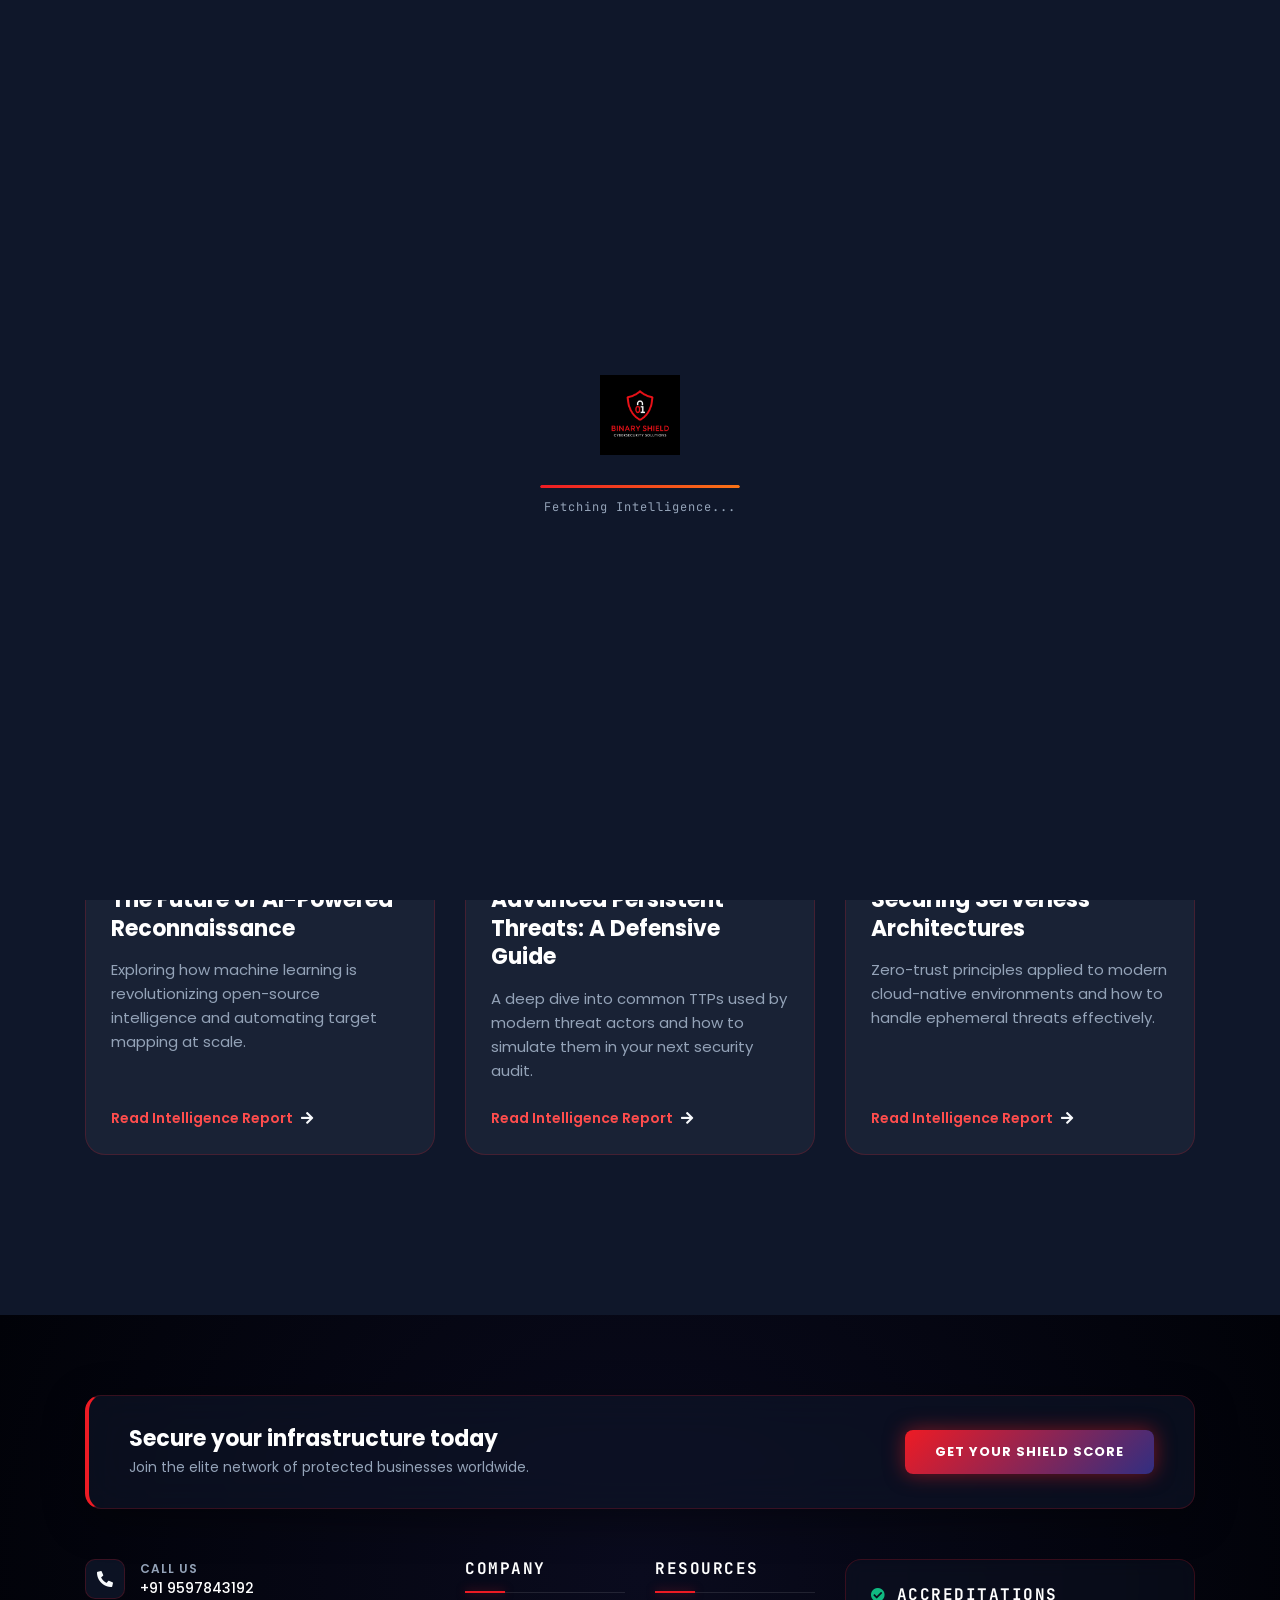
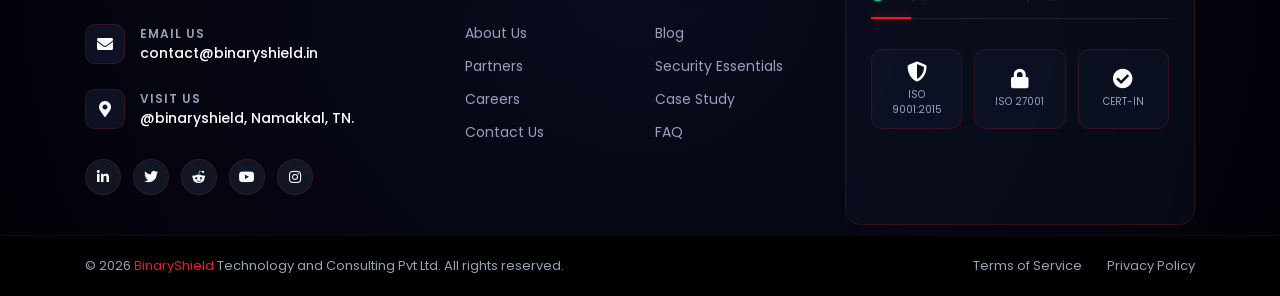
<file: blog.html>
<!DOCTYPE html>
<html lang="en">

<head>
    <meta charset="UTF-8">
    <meta http-equiv="X-UA-Compatible" content="IE=edge">
    <meta name="viewport" content="width=device-width, initial-scale=1.0">
    <meta name="description"
        content="BinaryShield Insights Blog — Stay updated with the latest cybersecurity trends, VAPT techniques, and offensive security strategies from India's elite ethical hackers.">
    <meta name="keywords"
        content="cybersecurity blog, VAPT news, penetration testing insights, security research India, ethical hacking guides, threat intelligence, security trends 2026">

    <!-- Open Graph / Facebook -->
    <meta property="og:type" content="article">
    <meta property="og:url" content="https://binaryshield.in/blog.html">
    <meta property="og:title" content="Cybersecurity Insights & Research Blog | BinaryShield">
    <meta property="og:description"
        content="Read expert analysis on the latest security threats and mitigation strategies.">

    <title>Cybersecurity Insights & VAPT Blog | BinaryShield</title>
    <!-- Google Fonts -->
    <link rel="preconnect" href="https://fonts.googleapis.com">
    <link rel="preconnect" href="https://fonts.gstatic.com" crossorigin>
    <link
        href="https://fonts.googleapis.com/css2?family=JetBrains+Mono:wght@400;500;700&family=Poppins:wght@300;400;500;600;700;800&display=swap"
        rel="stylesheet">

    <link rel="stylesheet" href="https://cdnjs.cloudflare.com/ajax/libs/font-awesome/5.15.3/css/all.min.css">
    <link rel="icon" href="./images/logo.png">
    <link rel="stylesheet" href="https://cdn.jsdelivr.net/npm/bootstrap@4.5.3/dist/css/bootstrap.min.css">

    <!-- Custom CSS -->
    <link rel="stylesheet" href="./css/style.css">
    <style>
        .blog-hero {
            padding: 16rem 0 8rem;
            background: linear-gradient(135deg, var(--bg-dark) 0%, #1e1b4b 100%);
            text-align: center;
            position: relative;
            overflow: hidden;
        }

        .blog-hero::before {
            content: '';
            position: absolute;
            top: 0;
            left: 0;
            width: 100%;
            height: 100%;
            background: radial-gradient(circle at 50% 50%, rgba(238, 27, 36, 0.1) 0%, transparent 70%);
            pointer-events: none;
        }

        .blog-grid {
            padding: 8rem 0;
            background: var(--bg-dark);
        }

        .blog-card.premium-reveal-active {
            opacity: 1 !important;
            transform: translateY(0) !important;
        }

        .blog-card {
            background: var(--bg-card);
            border: 1px solid var(--glass-border);
            border-radius: 2rem;
            overflow: hidden;
            transition: all 0.4s cubic-bezier(0.4, 0, 0.2, 1);
            height: 100%;
            display: flex;
            flex-direction: column;
            backdrop-filter: blur(10px);
        }

        .blog-card:hover {
            transform: translateY(-10px);
            border-color: var(--primary-light);
            box-shadow: 0 20px 40px rgba(0, 0, 0, 0.4), 0 0 20px var(--primary-glow);
        }

        .blog-img-wrapper {
            position: relative;
            aspect-ratio: 16/9;
            overflow: hidden;
            background: #1e293b;
            display: flex;
            align-items: center;
            justify-content: center;
        }

        .blog-img-wrapper i {
            font-size: 5rem;
            color: var(--primary-light);
            opacity: 0.5;
        }

        .blog-content {
            padding: 2.5rem;
            flex-grow: 1;
            display: flex;
            flex-direction: column;
        }

        .blog-meta {
            display: flex;
            align-items: center;
            gap: 1.5rem;
            margin-bottom: 1.5rem;
            font-size: 1.2rem;
            color: var(--text-secondary);
            font-family: 'JetBrains Mono', monospace;
        }

        .blog-category {
            background: rgba(238, 27, 36, 0.2);
            color: var(--primary-light);
            padding: 0.3rem 1rem;
            border-radius: 5rem;
            font-weight: 600;
        }

        .blog-title {
            font-size: 2.2rem;
            font-weight: 700;
            margin-bottom: 1.5rem;
            color: #fff;
            line-height: 1.3;
        }

        .blog-excerpt {
            font-size: 1.5rem;
            color: var(--text-secondary);
            line-height: 1.6;
            margin-bottom: 2.5rem;
        }

        .read-more {
            margin-top: auto;
            display: inline-flex;
            align-items: center;
            gap: 0.8rem;
            color: var(--primary-light);
            font-weight: 600;
            font-size: 1.4rem;
            transition: gap 0.3s ease;
        }

        .read-more:hover {
            gap: 1.2rem;
            color: #fff;
        }

        /* Filter Section */
        .blog-filters {
            margin-bottom: 5rem;
            display: flex;
            justify-content: center;
            gap: 1.5rem;
            flex-wrap: wrap;
        }

        .filter-btn {
            padding: 0.8rem 2rem;
            background: var(--bg-dark-2);
            border: 1px solid var(--glass-border);
            border-radius: 5rem;
            color: var(--text-secondary);
            font-size: 1.4rem;
            font-weight: 500;
            cursor: pointer;
            transition: all 0.3s ease;
        }

        .filter-btn.active,
        .filter-btn:hover {
            background: var(--primary);
            border-color: var(--primary);
            color: #fff;
            box-shadow: 0 0 15px var(--primary-glow);
        }

        @media (max-width: 768px) {
            .blog-hero {
                padding: 12rem 0 6rem;
            }

            .blog-title {
                font-size: 1.8rem;
            }
        }
    </style>
</head>

<body>
    <!-- Preloader -->
    <div id="preloader">
        <div class="preloader-inner">
            <img src="./images/logo.png" alt="BinaryShield" class="preloader-logo">
            <div class="preloader-bar">
                <div class="preloader-fill"></div>
            </div>
            <p>Fetching Intelligence...</p>
        </div>
    </div>

    <header class="header">
        <div class="brand-container">
            <a href="index.html" class="logo"><img src="./images/logo.png" alt="BinaryShield Logo"></a>
            <h1 class="company-name">BinaryShield</h1>
        </div>
        <div id="menu-btn" class="fas fa-bars"></div>
        <nav id="nav-menu" class="navbar">
            <div id="nav-close" class="nav-close-btn">&times;</div>
            <ul>
                <li><a href="index.html#home">home</a></li>
                <li><a href="index.html#about">about</a></li>
                <li><a href="index.html#service">services</a></li>
                <li><a href="products.html">products</a></li>
                <li><a href="blog.html">blog</a></li>
                <li><a href="careers.html">career</a></li>
                <li><a href="index.html#contact">contact</a></li>
                <li><a href="index.html#faq">FAQ</a></li>
            </ul>
        </nav>
    </header>

    <section class="blog-hero">
        <div class="container">
            <h5 class="section-sub-heading">Knowledge Base</h5>
            <h1 class="section-heading">Insights from the <br><span class="text-gradient">Digital Frontier</span></h1>
            <p class="section-desc">Stay updated with the latest in offensive security, threat hunting, and AI-driven
                intelligence from our expert researchers.</p>
        </div>
    </section>

    <section class="blog-grid">
        <div class="container">
            <div class="blog-filters">
                <button class="filter-btn active">All Topics</button>
                <button class="filter-btn">Red Teaming</button>
                <button class="filter-btn">AI Security</button>
                <button class="filter-btn">OSINT</button>
                <button class="filter-btn">Cloud Defense</button>
            </div>

            <div class="row">
                <!-- Post 1 -->
                <div class="col-lg-4 col-md-6 mb-5">
                    <div class="blog-card">
                        <div class="blog-img-wrapper">
                            <i class="fas fa-satellite-dish"></i>
                        </div>
                        <div class="blog-content">
                            <div class="blog-meta">
                                <span class="blog-category">OSINT</span>
                                <span>Feb 14, 2026</span>
                            </div>
                            <h3 class="blog-title">The Future of AI-Powered Reconnaissance</h3>
                            <p class="blog-excerpt">Exploring how machine learning is revolutionizing open-source
                                intelligence and automating target mapping at scale.</p>
                            <a href="#" class="read-more">Read Intelligence Report <i
                                    class="fas fa-arrow-right"></i></a>
                        </div>
                    </div>
                </div>

                <!-- Post 2 -->
                <div class="col-lg-4 col-md-6 mb-5">
                    <div class="blog-card">
                        <div class="blog-img-wrapper">
                            <i class="fas fa-user-secret"></i>
                        </div>
                        <div class="blog-content">
                            <div class="blog-meta">
                                <span class="blog-category">Red Teaming</span>
                                <span>Feb 10, 2026</span>
                            </div>
                            <h3 class="blog-title">Advanced Persistent Threats: A Defensive Guide</h3>
                            <p class="blog-excerpt">A deep dive into common TTPs used by modern threat actors and how to
                                simulate them in your next security audit.</p>
                            <a href="#" class="read-more">Read Intelligence Report <i
                                    class="fas fa-arrow-right"></i></a>
                        </div>
                    </div>
                </div>

                <!-- Post 3 -->
                <div class="col-lg-4 col-md-6 mb-5">
                    <div class="blog-card">
                        <div class="blog-img-wrapper">
                            <i class="fas fa-cloud-shield"></i>
                        </div>
                        <div class="blog-content">
                            <div class="blog-meta">
                                <span class="blog-category">Cloud Security</span>
                                <span>Feb 05, 2026</span>
                            </div>
                            <h3 class="blog-title">Securing Serverless Architectures</h3>
                            <p class="blog-excerpt">Zero-trust principles applied to modern cloud-native environments
                                and how to handle ephemeral threats effectively.</p>
                            <a href="#" class="read-more">Read Intelligence Report <i
                                    class="fas fa-arrow-right"></i></a>
                        </div>
                    </div>
                </div>
            </div>
        </div>
    </section>

    <div class="footer">
        <div class="footer-top">
            <div class="container">
                <!-- Top CTA Banner -->
                <div class="footer-cta-box">
                    <div class="footer-cta-content">
                        <h3>Secure your infrastructure today</h3>
                        <p>Join the elite network of protected businesses worldwide.</p>
                    </div>
                    <a href="index.html#contact" class="btn-cta">Get Your Shield Score</a>
                </div>

                <div class="row">
                    <!-- Column 1: Contact -->
                    <div class="col-lg-4 col-md-6">
                        <div class="footer-contact-module">
                            <div class="footer-contact-item">
                                <div class="icon-box"><i class="fas fa-phone-alt"></i></div>
                                <div class="text-box">
                                    <span>Call Us</span>
                                    <p>+91 9597843192</p>
                                </div>
                            </div>
                            <div class="footer-contact-item">
                                <div class="icon-box"><i class="fas fa-envelope"></i></div>
                                <div class="text-box">
                                    <span>Email Us</span>
                                    <p>contact@binaryshield.in</p>
                                </div>
                            </div>
                            <div class="footer-contact-item">
                                <div class="icon-box"><i class="fas fa-map-marker-alt"></i></div>
                                <div class="text-box">
                                    <span>Visit Us</span>
                                    <p>@binaryshield, Namakkal, TN.</p>
                                </div>
                            </div>
                        </div>
                        <div class="social-links-footer">
                            <a href="#"><i class="fab fa-linkedin-in"></i></a>
                            <a href="#"><i class="fab fa-twitter"></i></a>
                            <a href="#"><i class="fab fa-reddit-alien"></i></a>
                            <a href="#"><i class="fab fa-youtube"></i></a>
                            <a href="#"><i class="fab fa-instagram"></i></a>
                        </div>
                    </div>

                    <!-- Column 2: Links -->
                    <div class="col-lg-4 col-md-6">
                        <div class="row">
                            <div class="col-6">
                                <h4>Company</h4>
                                <ul class="footer-links-list">
                                    <li><a href="html_page/about_readmore.html">About Us</a></li>
                                    <li><a href="#">Partners</a></li>
                                    <li><a href="careers.html">Careers</a></li>
                                    <li><a href="index.html#contact">Contact Us</a></li>
                                </ul>
                            </div>
                            <div class="col-6">
                                <h4>Resources</h4>
                                <ul class="footer-links-list">
                                    <li><a href="blog.html">Blog</a></li>
                                    <li><a href="#">Security Essentials</a></li>
                                    <li><a href="#">Case Study</a></li>
                                    <li><a href="index.html#faq">FAQ</a></li>
                                </ul>
                            </div>
                        </div>
                    </div>

                    <!-- Column 3: Accreditations -->
                    <div class="col-lg-4 col-md-12">
                        <div class="footer-accred-box">
                            <h4><i class="fas fa-check-circle status-icon"></i> Accreditations</h4>
                            <div class="accreds-grid">
                                <div class="accred-item">
                                    <i class="fas fa-shield-alt mb-2" style="font-size: 2rem; color: #fff;"></i>
                                    <span>ISO 9001:2015</span>
                                </div>
                                <div class="accred-item">
                                    <i class="fas fa-lock mb-2" style="font-size: 2rem; color: #fff;"></i>
                                    <span>ISO 27001</span>
                                </div>
                                <div class="accred-item">
                                    <i class="fas fa-check-circle mb-2" style="font-size: 2rem; color: #fff;"></i>
                                    <span>CERT-IN</span>
                                </div>
                            </div>
                        </div>
                    </div>
                </div>
            </div>
        </div>

        <div class="footer-bottom">
            <div class="container">
                <div class="footer-bottom-flex">
                    <div class="copyright-text">
                        &copy; 2026 <span style="color: var(--primary);">BinaryShield</span> Technology and Consulting
                        Pvt Ltd. All rights reserved.
                    </div>
                    <div class="footer-bottom-links">
                        <a href="./html_page/terms.html">Terms of Service</a>
                        <a href="./html_page/policy.html">Privacy Policy</a>
                    </div>
                </div>
            </div>
        </div>
    </div>

    <a href="#" class="back-to-top"><i class="fas fa-arrow-up"></i></a>

    <!-- JavaScript Libraries -->
    <script src="https://cdnjs.cloudflare.com/ajax/libs/jquery/3.6.0/jquery.min.js"></script>
    <script src="https://cdn.jsdelivr.net/npm/bootstrap@4.5.3/dist/js/bootstrap.bundle.min.js"></script>
    <script src="js/main.js"></script>
</body>

</html>
</file>
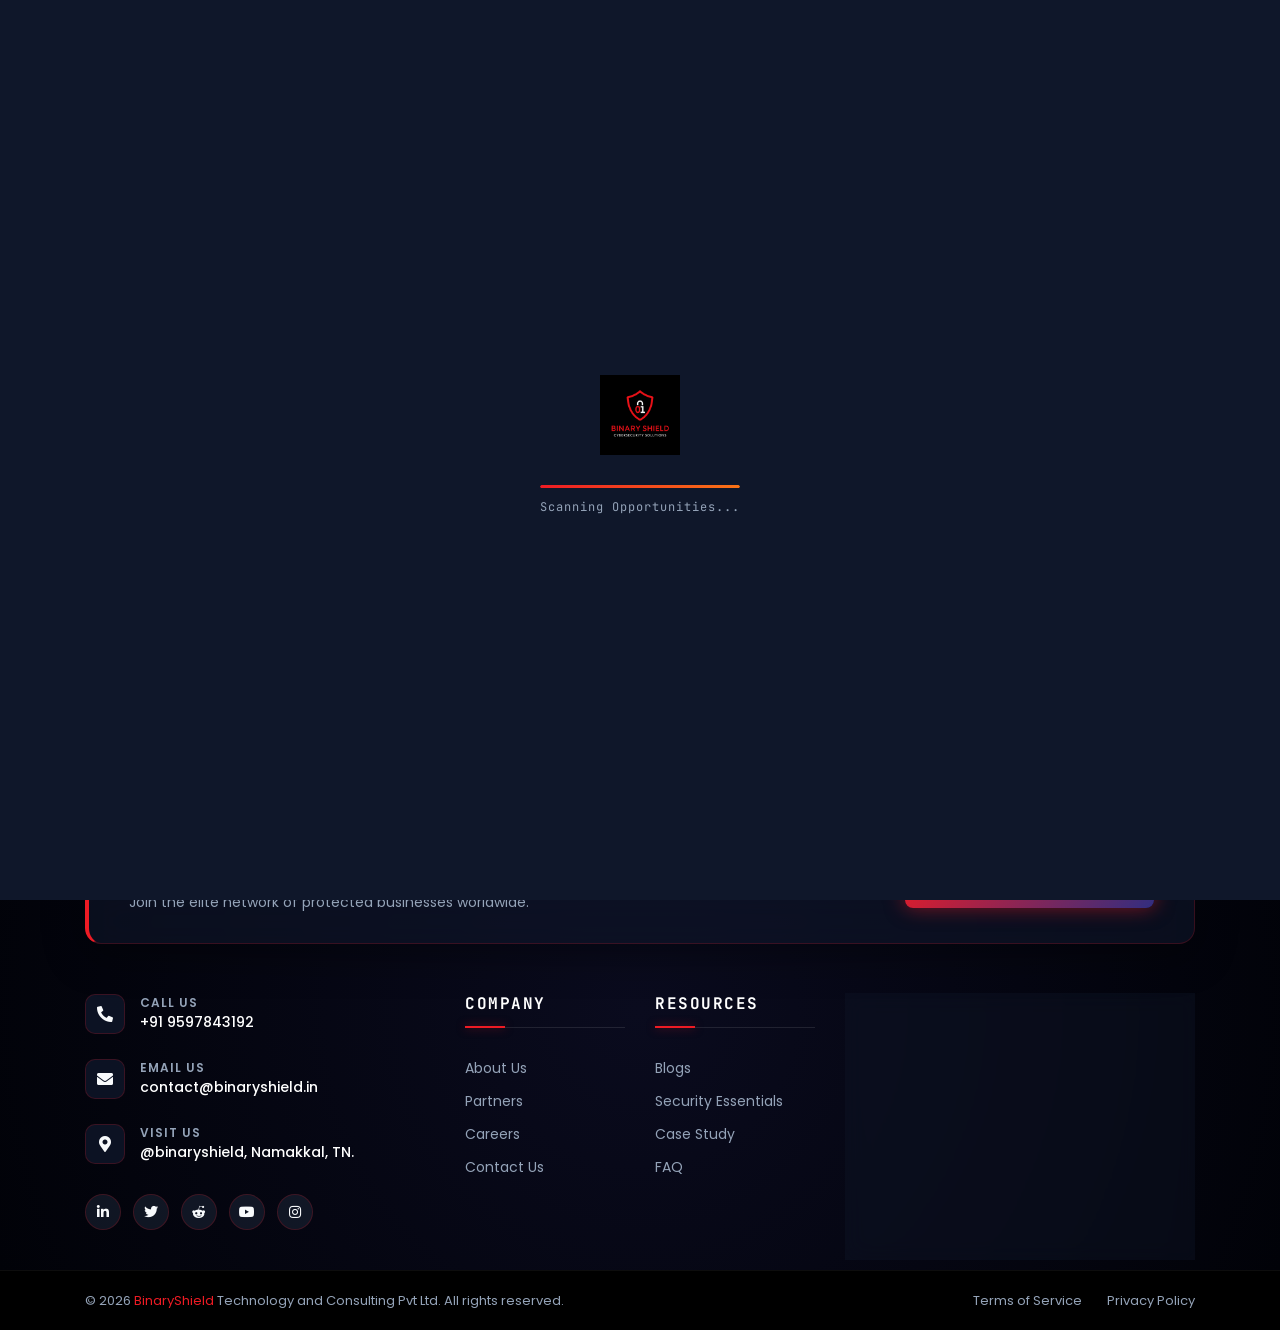
<file: careers.html>
<!DOCTYPE html>
<html lang="en">

<head>
    <meta charset="UTF-8">
    <meta http-equiv="X-UA-Compatible" content="IE=edge">
    <meta name="viewport" content="width=device-width, initial-scale=1.0">
    <meta name="description"
        content="Join BinaryShield's elite cybersecurity team. Explore careers in Penetration Testing, VAPT research, and Ethical Hacking in India.">
    <meta name="keywords"
        content="cybersecurity jobs India, ethical hacking careers, VAPT analyst jobs, security consultant roles, join BinaryShield, remote security jobs">

    <!-- Open Graph / Facebook -->
    <meta property="og:type" content="website">
    <meta property="og:url" content="https://binaryshield.in/careers.html">
    <meta property="og:title" content="Cybersecurity Careers & Job Opportunities | BinaryShield">
    <meta property="og:description"
        content="Build your career with India's next-gen cybersecurity company. Hire elite ethical hackers.">

    <title>Cybersecurity Careers | Join the BinaryShield Team</title>
    <!-- Google Fonts -->
    <link rel="preconnect" href="https://fonts.googleapis.com">
    <link rel="preconnect" href="https://fonts.gstatic.com" crossorigin>
    <link
        href="https://fonts.googleapis.com/css2?family=JetBrains+Mono:wght@400;500;700&family=Poppins:wght@300;400;500;600;700;800&display=swap"
        rel="stylesheet">

    <link rel="stylesheet" href="https://cdnjs.cloudflare.com/ajax/libs/font-awesome/5.15.3/css/all.min.css">
    <link rel="icon" href="./images/logo.png">
    <link rel="stylesheet" href="https://cdn.jsdelivr.net/npm/bootstrap@4.5.3/dist/css/bootstrap.min.css">
    <link href="lib/ionicons/css/ionicons.min.css" rel="stylesheet">

    <!-- Custom CSS -->
    <link rel="stylesheet" href="./css/style.css">
    <style>
        .careers-hero {
            padding: 18rem 0 10rem;
            background: linear-gradient(135deg, var(--bg-dark) 0%, #1e1b4b 100%);
            text-align: center;
            position: relative;
        }

        .contact-box {
            background: var(--bg-card);
            border: 1px solid var(--glass-border);
            backdrop-filter: blur(10px);
            padding: 4rem;
            border-radius: 2rem;
            display: inline-block;
            margin-top: 3rem;
            box-shadow: 0 15px 35px rgba(0, 0, 0, 0.3);
        }

        .email-link {
            font-family: 'JetBrains Mono', monospace;
            font-size: 2.5rem;
            color: var(--primary-light);
            text-decoration: none;
            display: block;
            margin-top: 1.5rem;
            transition: color 0.3s ease;
        }

        .email-link:hover {
            color: #fff;
            text-shadow: 0 0 15px var(--primary-glow);
        }

        .career-status {
            display: inline-flex;
            align-items: center;
            gap: 1rem;
            background: rgba(16, 185, 129, 0.1);
            color: #10b981;
            padding: 0.5rem 1.5rem;
            border-radius: 5rem;
            font-size: 1.4rem;
            font-weight: 600;
            margin-bottom: 2rem;
        }

        .status-dot {
            width: 8px;
            height: 8px;
            background: #10b981;
            border-radius: 50%;
            animation: pulse-green 2s infinite;
        }

        @keyframes pulse-green {
            0% {
                transform: scale(0.95);
                box-shadow: 0 0 0 0 rgba(16, 185, 129, 0.7);
            }

            70% {
                transform: scale(1);
                box-shadow: 0 0 0 10px rgba(16, 185, 129, 0);
            }

            100% {
                transform: scale(0.95);
                box-shadow: 0 0 0 0 rgba(16, 185, 129, 0);
            }
        }

        @media (max-width: 768px) {
            .careers-hero {
                padding: 12rem 0 6rem;
            }

            .contact-box {
                padding: 3rem 2rem;
                width: 90%;
            }

            .email-link {
                font-size: 1.8rem;
            }
        }

        @media (max-width: 480px) {
            .email-link {
                font-size: 1.5rem;
            }
        }
    </style>
</head>

<body>
    <!-- Preloader -->
    <div id="preloader">
        <div class="preloader-inner">
            <img src="./images/logo.png" alt="BinaryShield" class="preloader-logo">
            <div class="preloader-bar">
                <div class="preloader-fill"></div>
            </div>
            <p>Scanning Opportunities...</p>
        </div>
    </div>

    <header class="header">
        <div class="brand-container">
            <a href="index.html" class="logo"><img src="./images/logo.png" alt="BinaryShield Logo"></a>
            <h1 class="company-name">BinaryShield</h1>
        </div>
        <div id="menu-btn" class="fas fa-bars"></div>
        <nav id="nav-menu" class="navbar">
            <div id="nav-close" class="nav-close-btn">&times;</div>
            <ul>
                <li><a href="index.html#home">home</a></li>
                <li><a href="index.html#about">about</a></li>
                <li><a href="index.html#service">services</a></li>
                <li><a href="products.html">products</a></li>
                <li><a href="blog.html">blog</a></li>
                <li><a href="index.html#resources">resources</a></li>
                <li><a href="careers.html">career</a></li>
                <li><a href="index.html#contact">contact</a></li>
                <li><a href="index.html#faq">FAQ</a></li>
            </ul>
        </nav>
    </header>

    <section class="careers-hero">
        <div class="container">
            <div class="career-status">
                <span class="status-dot"></span>
                We are Hiring
            </div>
            <h1 class="section-heading">Join Our elite <br><span class="text-gradient">Security Team</span></h1>
            <p class="section-desc">At BinaryShield, we are always looking for passionate ethical hackers, security
                researchers, and innovators to push the boundaries of digital defense.</p>

            <div class="contact-box">
                <h4 style="font-size: 1.8rem; opacity: 0.8;">Send your resume to</h4>
                <a href="mailto:careers@binaryshield.in" class="email-link">careers@binaryshield.in</a>
            </div>
        </div>
    </section>

    <div class="footer">
        <div class="footer-top">
            <div class="container">
                <!-- Top CTA Banner -->
                <div class="footer-cta-box">
                    <div class="footer-cta-content">
                        <h3>Secure your infrastructure today</h3>
                        <p>Join the elite network of protected businesses worldwide.</p>
                    </div>
                    <a href="index.html#contact" class="btn-cta">Get Your Shield Score</a>
                </div>

                <div class="row">
                    <!-- Column 1: Contact -->
                    <div class="col-lg-4 col-md-6">
                        <div class="footer-contact-module">
                            <div class="footer-contact-item">
                                <div class="icon-box"><i class="fas fa-phone-alt"></i></div>
                                <div class="text-box">
                                    <span>Call Us</span>
                                    <p>+91 9597843192</p>
                                </div>
                            </div>
                            <div class="footer-contact-item">
                                <div class="icon-box"><i class="fas fa-envelope"></i></div>
                                <div class="text-box">
                                    <span>Email Us</span>
                                    <p>contact@binaryshield.in</p>
                                </div>
                            </div>
                            <div class="footer-contact-item">
                                <div class="icon-box"><i class="fas fa-map-marker-alt"></i></div>
                                <div class="text-box">
                                    <span>Visit Us</span>
                                    <p>@binaryshield, Namakkal, TN.</p>
                                </div>
                            </div>
                        </div>
                        <div class="social-links-footer">
                            <a href="#"><i class="fab fa-linkedin-in"></i></a>
                            <a href="#"><i class="fab fa-twitter"></i></a>
                            <a href="#"><i class="fab fa-reddit-alien"></i></a>
                            <a href="#"><i class="fab fa-youtube"></i></a>
                            <a href="#"><i class="fab fa-instagram"></i></a>
                        </div>
                    </div>

                    <!-- Column 2: Links -->
                    <div class="col-lg-4 col-md-6">
                        <div class="row">
                            <div class="col-6">
                                <h4>Company</h4>
                                <ul class="footer-links-list">
                                    <li><a href="html_page/about_readmore.html">About Us</a></li>
                                    <li><a href="#">Partners</a></li>
                                    <li><a href="careers.html">Careers</a></li>
                                    <li><a href="index.html#contact">Contact Us</a></li>
                                </ul>
                            </div>
                            <div class="col-6">
                                <h4>Resources</h4>
                                <ul class="footer-links-list">
                                    <li><a href="#">Blogs</a></li>
                                    <li><a href="#">Security Essentials</a></li>
                                    <li><a href="#">Case Study</a></li>
                                    <li><a href="index.html#faq">FAQ</a></li>
                                </ul>
                            </div>
                        </div>
                    </div>

                    <!-- Column 3: Accreditations -->
                    <div class="col-lg-4 col-md-12">
                        <div class="footer-accred-box">
                            <h4><i class="fas fa-check-circle status-icon"></i> Accreditations</h4>
                            <div class="accreds-grid">
                                <div class="accred-item">
                                    <i class="fas fa-shield-alt mb-2" style="font-size: 2rem; color: #fff;"></i>
                                    <span>ISO 9001:2015</span>
                                </div>
                                <div class="accred-item">
                                    <i class="fas fa-lock mb-2" style="font-size: 2rem; color: #fff;"></i>
                                    <span>ISO 27001</span>
                                </div>
                                <div class="accred-item">
                                    <i class="fas fa-check-circle mb-2" style="font-size: 2rem; color: #fff;"></i>
                                    <span>CERT-IN</span>
                                </div>
                            </div>
                        </div>
                    </div>
                </div>
            </div>
        </div>

        <div class="footer-bottom">
            <div class="container">
                <div class="footer-bottom-flex">
                    <div class="copyright-text">
                        &copy; 2026 <span style="color: var(--primary);">BinaryShield</span> Technology and Consulting
                        Pvt Ltd. All rights reserved.
                    </div>
                    <div class="footer-bottom-links">
                        <a href="./html_page/terms.html">Terms of Service</a>
                        <a href="./html_page/policy.html">Privacy Policy</a>
                    </div>
                </div>
            </div>
        </div>
    </div>

    <a href="#" class="back-to-top"><i class="fas fa-arrow-up"></i></a>

    <!-- JavaScript Libraries -->
    <script src="https://cdnjs.cloudflare.com/ajax/libs/jquery/3.6.0/jquery.min.js"></script>
    <script src="https://cdn.jsdelivr.net/npm/bootstrap@4.5.3/dist/js/bootstrap.bundle.min.js"></script>
    <script src="js/main.js"></script>
</body>

</html>
</file>
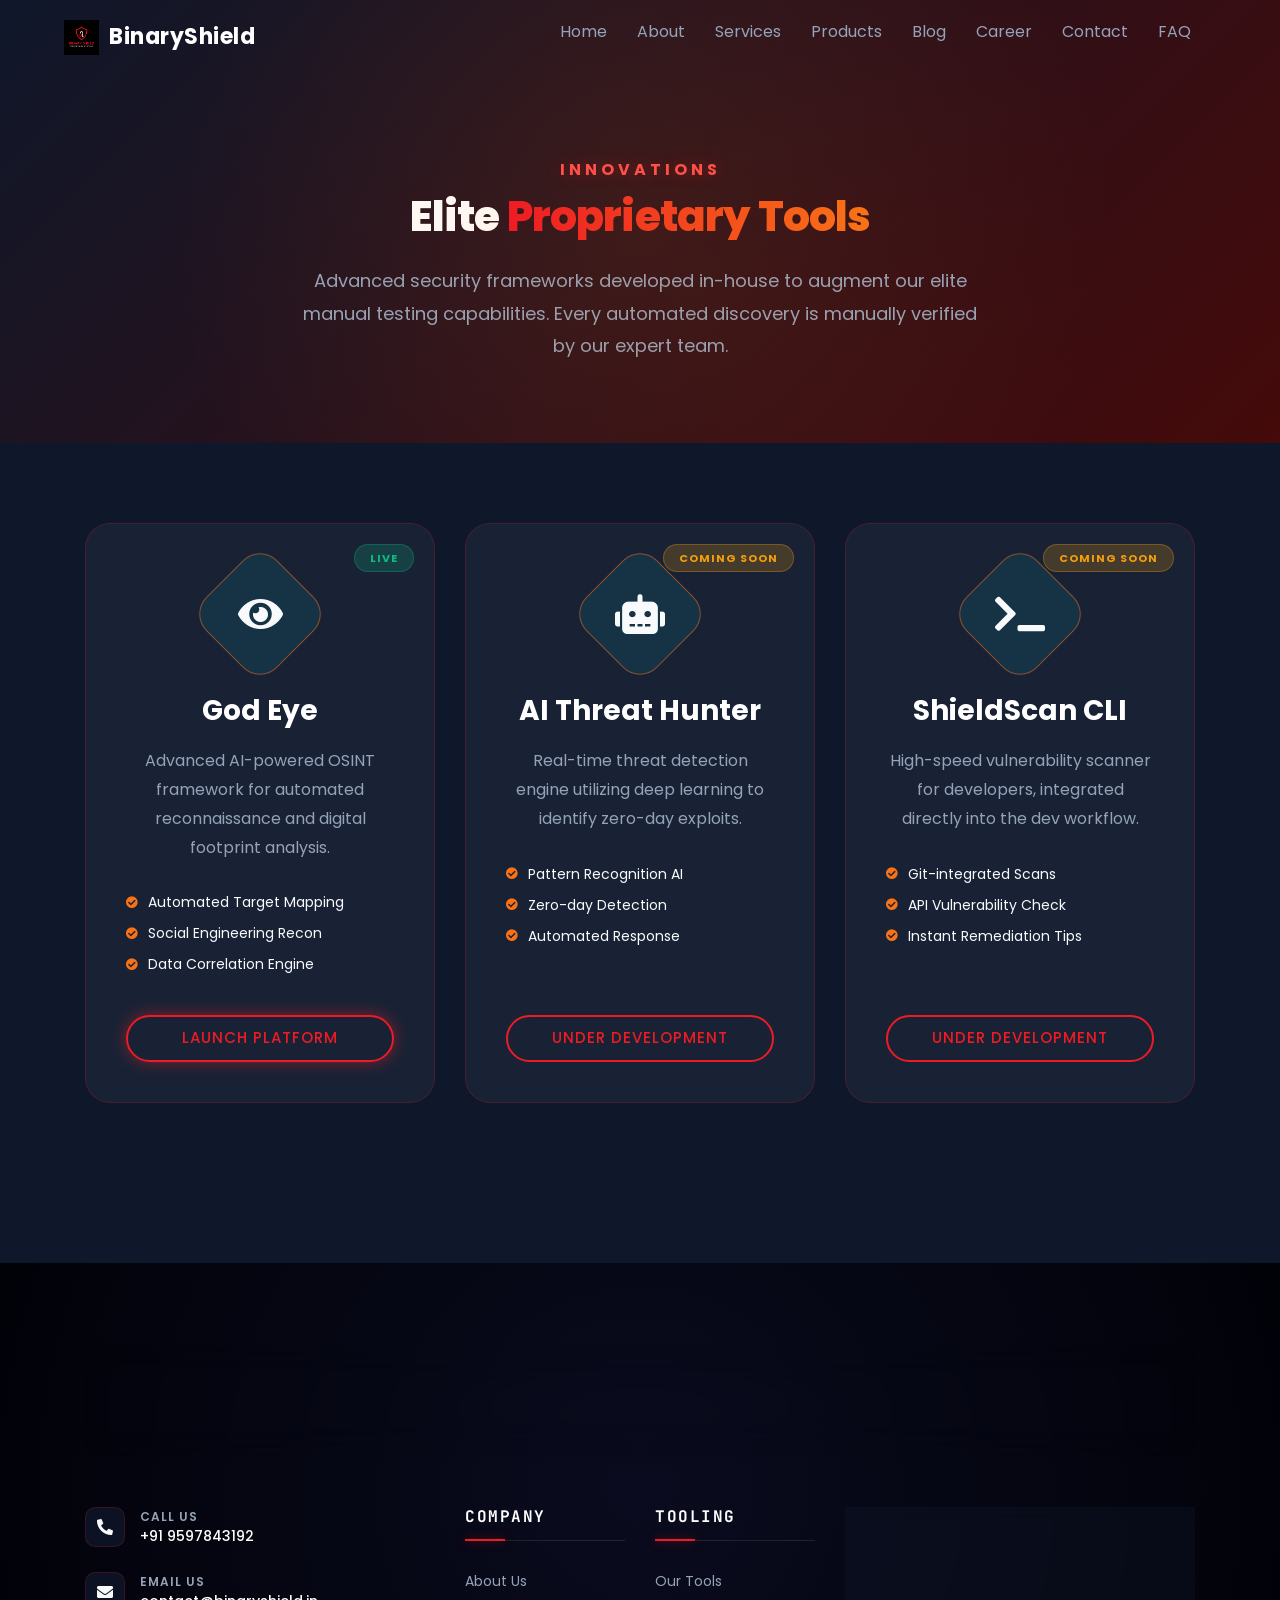
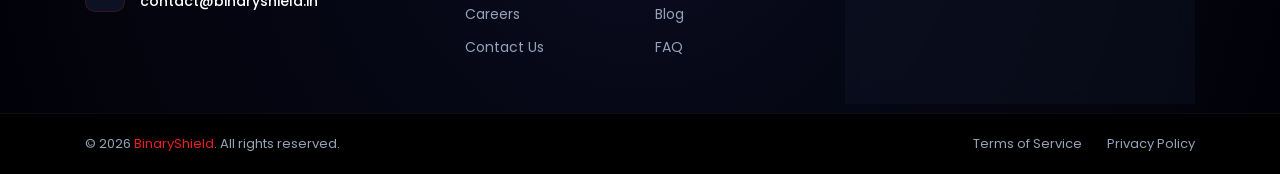
<file: products.html>
<!DOCTYPE html>
<html lang="en">

<head>
    <meta charset="UTF-8">
    <meta http-equiv="X-UA-Compatible" content="IE=edge">
    <meta name="viewport" content="width=device-width, initial-scale=1.0">
    <meta name="description"
        content="Explore BinaryShield's proprietary security tools: God Eye OSINT Framework, AI Threat Hunter, and ShieldScan CLI. Advanced cybersecurity solutions for elite defense.">
    <meta name="keywords"
        content="Proprietary security tools, OSINT framework, AI threat detection, cybersecurity software, God Eye tool, BinaryShield products, vulnerability scanner CLI">

    <!-- Open Graph / Facebook -->
    <meta property="og:type" content="website">
    <meta property="og:url" content="https://binaryshield.in/products.html">
    <meta property="og:title" content="Proprietary Security Tools & OSINT Frameworks | BinaryShield">
    <meta property="og:description"
        content="Discover our in-house developed security tools including the AI-powered God Eye OSINT framework.">

    <title>Proprietary Security Tools & OSINT Framework | BinaryShield</title>

    <!-- JSON-LD Structured Data for Products -->
    <script type="application/ld+json">
    {
      "@context": "https://schema.org",
      "@type": "ItemList",
      "name": "BinaryShield Proprietary Tools",
      "description": "A collection of advanced cybersecurity tools developed by BinaryShield.",
      "itemListElement": [
        {
          "@type": "ListItem",
          "position": 1,
          "name": "God Eye OSINT Framework",
          "description": "Automated AI-powered reconnaissance and digital footprint analysis."
        },
        {
          "@type": "ListItem",
          "position": 2,
          "name": "AI Threat Hunter",
          "description": "Real-time threat detection engine using deep learning."
        }
      ]
    }
    </script>
    <!-- Google Fonts -->
    <link rel="preconnect" href="https://fonts.googleapis.com">
    <link rel="preconnect" href="https://fonts.gstatic.com" crossorigin>
    <link
        href="https://fonts.googleapis.com/css2?family=JetBrains+Mono:wght@400;500;700&family=Poppins:wght@300;400;500;600;700;800&display=swap"
        rel="stylesheet">

    <link rel="stylesheet" href="https://cdnjs.cloudflare.com/ajax/libs/font-awesome/5.15.3/css/all.min.css">
    <link rel="icon" href="./images/logo.png">
    <link rel="stylesheet" href="https://cdn.jsdelivr.net/npm/bootstrap@4.5.3/dist/css/bootstrap.min.css">

    <!-- Custom CSS -->
    <link rel="stylesheet" href="./css/style.css">
    <style>
        .products-hero {
            padding: 16rem 0 8rem;
            background: linear-gradient(135deg, var(--bg-dark) 0%, #450a0a 100%);
            text-align: center;
            position: relative;
            overflow: hidden;
        }

        .products-hero::before {
            content: '';
            position: absolute;
            top: 0;
            left: 0;
            width: 100%;
            height: 100%;
            background: radial-gradient(circle at 50% 50%, rgba(249, 115, 22, 0.1) 0%, transparent 70%);
            pointer-events: none;
        }

        .products-showcase {
            padding: 8rem 0;
            background: var(--bg-dark);
        }

        .product-display-card.premium-reveal-active {
            opacity: 1 !important;
            transform: translateY(0) !important;
        }

        .product-display-card {
            background: var(--bg-card);
            border: 1px solid var(--glass-border);
            border-radius: 2.5rem;
            padding: 4rem;
            height: 100%;
            transition: all 0.4s cubic-bezier(0.4, 0, 0.2, 1);
            backdrop-filter: blur(15px);
            position: relative;
            overflow: hidden;
            display: flex;
            flex-direction: column;
            align-items: center;
            text-align: center;
        }

        .product-display-card:hover {
            transform: translateY(-12px) scale(1.02);
            border-color: var(--accent);
            box-shadow: 0 25px 50px rgba(0, 0, 0, 0.6), 0 0 40px var(--accent-glow);
            background: rgba(30, 41, 59, 0.9);
        }

        .product-icon-large {
            width: 10rem;
            height: 10rem;
            background: rgba(6, 182, 212, 0.1);
            border: 1px solid var(--accent-glow);
            border-radius: 24px;
            display: flex;
            align-items: center;
            justify-content: center;
            font-size: 4rem;
            color: var(--accent);
            margin-bottom: 3rem;
            transform: rotate(45deg);
            transition: all 0.4s ease;
        }

        .product-display-card:hover .product-icon-large {
            background: var(--accent);
            color: #fff;
            transform: rotate(0deg);
            box-shadow: 0 0 25px var(--accent-glow);
        }

        .product-icon-large i {
            transform: rotate(-45deg);
            transition: all 0.4s ease;
        }

        .product-display-card:hover .product-icon-large i {
            transform: rotate(0deg);
        }

        .product-title-large {
            font-size: 2.8rem;
            font-weight: 700;
            color: #fff;
            margin-bottom: 2rem;
            font-family: 'Poppins', sans-serif;
        }

        .product-desc-large {
            font-size: 1.6rem;
            color: var(--text-secondary);
            line-height: 1.8;
            margin-bottom: 3rem;
        }

        .product-features-list {
            list-style: none;
            padding: 0;
            margin: 0 0 3rem 0;
            text-align: left;
            width: 100%;
        }

        .product-features-list li {
            font-size: 1.4rem;
            color: var(--text-primary);
            margin-bottom: 1rem;
            display: flex;
            align-items: center;
            gap: 1rem;
        }

        .product-features-list li i {
            color: var(--accent);
            font-size: 1.2rem;
        }

        .product-btn {
            margin-top: auto;
            padding: 1.2rem 3rem;
            border-radius: 5rem;
            font-weight: 600;
            font-size: 1.4rem;
            text-transform: uppercase;
            letter-spacing: 1px;
            transition: all 0.3s ease;
            width: 100%;
        }

        .btn-primary-product {
            background: var(--primary);
            color: #fff;
            box-shadow: 0 0 15px var(--primary-glow);
        }

        .btn-coming-soon {
            background: rgba(255, 255, 255, 0.05);
            color: var(--text-secondary);
            border: 1px solid var(--glass-border);
            cursor: not-allowed;
        }

        .status-badge {
            position: absolute;
            top: 2rem;
            right: 2rem;
            padding: 0.5rem 1.5rem;
            border-radius: 5rem;
            font-size: 1.1rem;
            font-weight: 700;
            letter-spacing: 1px;
            text-transform: uppercase;
        }

        .badge-live {
            background: rgba(16, 185, 129, 0.2);
            color: #10B981;
            border: 1px solid rgba(16, 185, 129, 0.3);
        }

        .badge-soon {
            background: rgba(245, 158, 11, 0.2);
            color: #F59E0B;
            border: 1px solid rgba(245, 158, 11, 0.3);
        }
    </style>
</head>

<body>
    <!-- Preloader -->
    <div id="preloader">
        <div class="preloader-inner">
            <img src="./images/logo.png" alt="BinaryShield" class="preloader-logo">
            <div class="preloader-bar">
                <div class="preloader-fill"></div>
            </div>
            <p>Loading Innovations...</p>
        </div>
    </div>

    <header class="header">
        <div class="brand-container">
            <a href="index.html" class="logo"><img src="./images/logo.png" alt="BinaryShield Logo"></a>
            <h1 class="company-name">BinaryShield</h1>
        </div>
        <div id="menu-btn" class="fas fa-bars"></div>
        <nav id="nav-menu" class="navbar">
            <div id="nav-close" class="nav-close-btn">&times;</div>
            <ul>
                <li><a href="index.html#home">home</a></li>
                <li><a href="index.html#about">about</a></li>
                <li><a href="index.html#service">services</a></li>
                <li><a href="products.html">products</a></li>
                <li><a href="blog.html">blog</a></li>
                <li><a href="careers.html">career</a></li>
                <li><a href="index.html#contact">contact</a></li>
                <li><a href="index.html#faq">FAQ</a></li>
            </ul>
        </nav>
    </header>

    <section class="products-hero">
        <div class="container">
            <h5 class="section-sub-heading">Innovations</h5>
            <h1 class="section-heading">Elite <span class="text-gradient">Proprietary Tools</span></h1>
            <p class="section-desc">Advanced security frameworks developed in-house to augment our elite manual
                testing capabilities. Every automated discovery is manually verified by our expert team.</p>
        </div>
    </section>

    <section class="products-showcase">
        <div class="container">
            <div class="row">
                <!-- Product 1: God Eye -->
                <div class="col-lg-4 mb-5">
                    <div class="product-display-card">
                        <span class="status-badge badge-live">Live</span>
                        <div class="product-icon-large">
                            <i class="fas fa-eye"></i>
                        </div>
                        <h3 class="product-title-large">God Eye</h3>
                        <p class="product-desc-large">Advanced AI-powered OSINT framework for automated reconnaissance
                            and digital footprint analysis.</p>
                        <ul class="product-features-list">
                            <li><i class="fas fa-check-circle"></i> Automated Target Mapping</li>
                            <li><i class="fas fa-check-circle"></i> Social Engineering Recon</li>
                            <li><i class="fas fa-check-circle"></i> Data Correlation Engine</li>
                        </ul>
                        <a href="eye.html" class="btn product-btn btn-primary-product">Launch Platform</a>
                    </div>
                </div>

                <!-- Product 2: AI Threat Hunter -->
                <div class="col-lg-4 mb-5">
                    <div class="product-display-card">
                        <span class="status-badge badge-soon">Coming Soon</span>
                        <div class="product-icon-large">
                            <i class="fas fa-robot"></i>
                        </div>
                        <h3 class="product-title-large">AI Threat Hunter</h3>
                        <p class="product-desc-large">Real-time threat detection engine utilizing deep learning to
                            identify zero-day exploits.</p>
                        <ul class="product-features-list">
                            <li><i class="fas fa-check-circle"></i> Pattern Recognition AI</li>
                            <li><i class="fas fa-check-circle"></i> Zero-day Detection</li>
                            <li><i class="fas fa-check-circle"></i> Automated Response</li>
                        </ul>
                        <button class="btn product-btn btn-coming-soon">Under Development</button>
                    </div>
                </div>

                <!-- Product 3: ShieldScan CLI -->
                <div class="col-lg-4 mb-5">
                    <div class="product-display-card">
                        <span class="status-badge badge-soon">Coming Soon</span>
                        <div class="product-icon-large">
                            <i class="fas fa-terminal"></i>
                        </div>
                        <h3 class="product-title-large">ShieldScan CLI</h3>
                        <p class="product-desc-large">High-speed vulnerability scanner for developers, integrated
                            directly into the dev workflow.</p>
                        <ul class="product-features-list">
                            <li><i class="fas fa-check-circle"></i> Git-integrated Scans</li>
                            <li><i class="fas fa-check-circle"></i> API Vulnerability Check</li>
                            <li><i class="fas fa-check-circle"></i> Instant Remediation Tips</li>
                        </ul>
                        <button class="btn product-btn btn-coming-soon">Under Development</button>
                    </div>
                </div>
            </div>
        </div>
    </section>

    <div class="footer">
        <div class="footer-top">
            <div class="container">
                <div class="footer-cta-box">
                    <div class="footer-cta-content">
                        <h3>Custom Tool Development</h3>
                        <p>Need a proprietary security solution tailored to your infrastructure?</p>
                    </div>
                    <a href="index.html#contact" class="btn-cta">Consult Our Engineers</a>
                </div>

                <div class="row">
                    <div class="col-lg-4 col-md-6">
                        <div class="footer-contact-module">
                            <div class="footer-contact-item">
                                <div class="icon-box"><i class="fas fa-phone-alt"></i></div>
                                <div class="text-box">
                                    <span>Call Us</span>
                                    <p>+91 9597843192</p>
                                </div>
                            </div>
                            <div class="footer-contact-item">
                                <div class="icon-box"><i class="fas fa-envelope"></i></div>
                                <div class="text-box">
                                    <span>Email Us</span>
                                    <p>contact@binaryshield.in</p>
                                </div>
                            </div>
                        </div>
                    </div>

                    <div class="col-lg-4 col-md-6">
                        <div class="row">
                            <div class="col-6">
                                <h4>Company</h4>
                                <ul class="footer-links-list">
                                    <li><a href="html_page/about_readmore.html">About Us</a></li>
                                    <li><a href="careers.html">Careers</a></li>
                                    <li><a href="index.html#contact">Contact Us</a></li>
                                </ul>
                            </div>
                            <div class="col-6">
                                <h4>Tooling</h4>
                                <ul class="footer-links-list">
                                    <li><a href="products.html">Our Tools</a></li>
                                    <li><a href="blog.html">Blog</a></li>
                                    <li><a href="index.html#faq">FAQ</a></li>
                                </ul>
                            </div>
                        </div>
                    </div>

                    <div class="col-lg-4 col-md-12">
                        <div class="footer-accred-box">
                            <h4><i class="fas fa-check-circle status-icon"></i> Security First</h4>
                            <div class="accreds-grid">
                                <div class="accred-item">
                                    <i class="fas fa-shield-alt mb-2" style="font-size: 2rem; color: #fff;"></i>
                                    <span>ISO 27001</span>
                                </div>
                                <div class="accred-item">
                                    <i class="fas fa-lock mb-2" style="font-size: 2rem; color: #fff;"></i>
                                    <span>SOC2</span>
                                </div>
                                <div class="accred-item">
                                    <i class="fas fa-check-circle mb-2" style="font-size: 2rem; color: #fff;"></i>
                                    <span>GDPR</span>
                                </div>
                            </div>
                        </div>
                    </div>
                </div>
            </div>
        </div>

        <div class="footer-bottom">
            <div class="container">
                <div class="footer-bottom-flex">
                    <div class="copyright-text">
                        &copy; 2026 <span style="color: var(--primary);">BinaryShield</span>. All rights reserved.
                    </div>
                    <div class="footer-bottom-links">
                        <a href="html_page/terms.html">Terms of Service</a>
                        <a href="html_page/policy.html">Privacy Policy</a>
                    </div>
                </div>
            </div>
        </div>
    </div>

    <a href="#" class="back-to-top"><i class="fas fa-arrow-up"></i></a>

    <script src="https://cdnjs.cloudflare.com/ajax/libs/jquery/3.6.0/jquery.min.js"></script>
    <script src="https://cdn.jsdelivr.net/npm/bootstrap@4.5.3/dist/js/bootstrap.bundle.min.js"></script>
    <script src="js/main.js"></script>
</body>

</html>
</file>
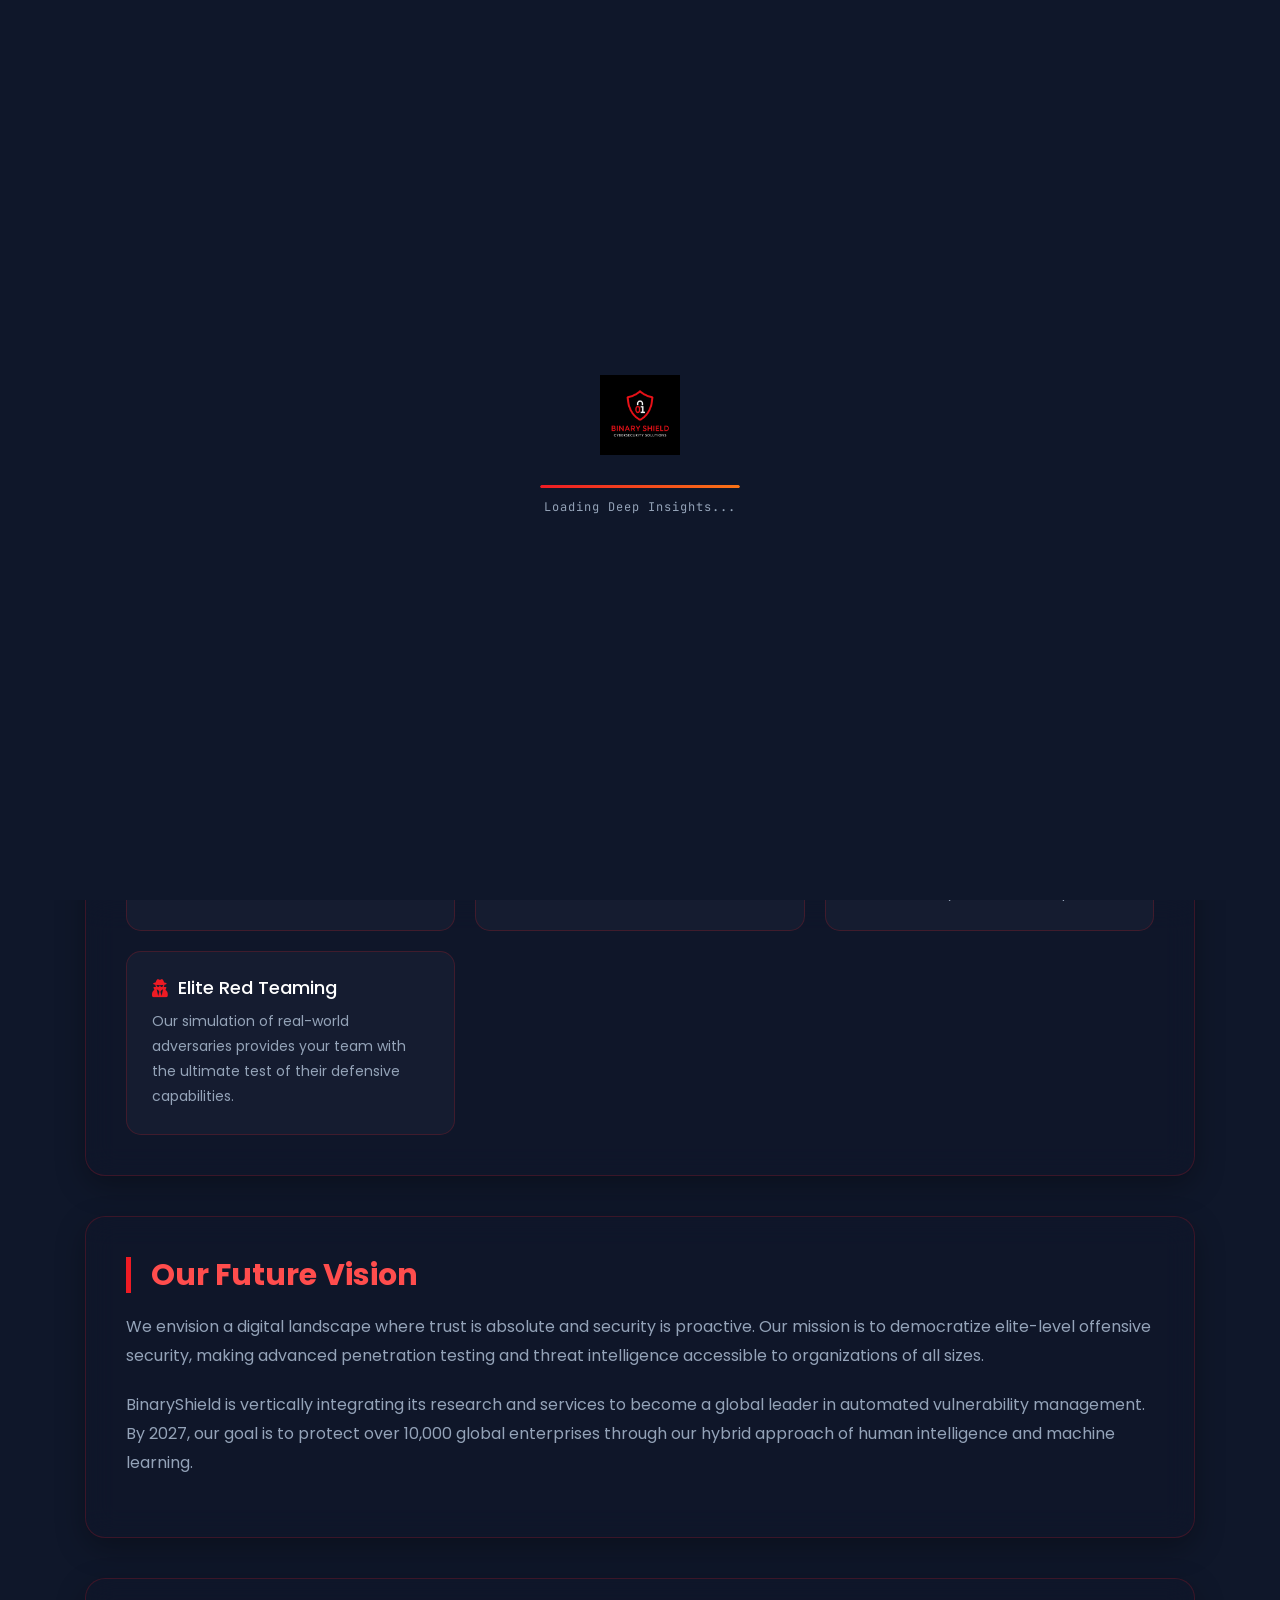
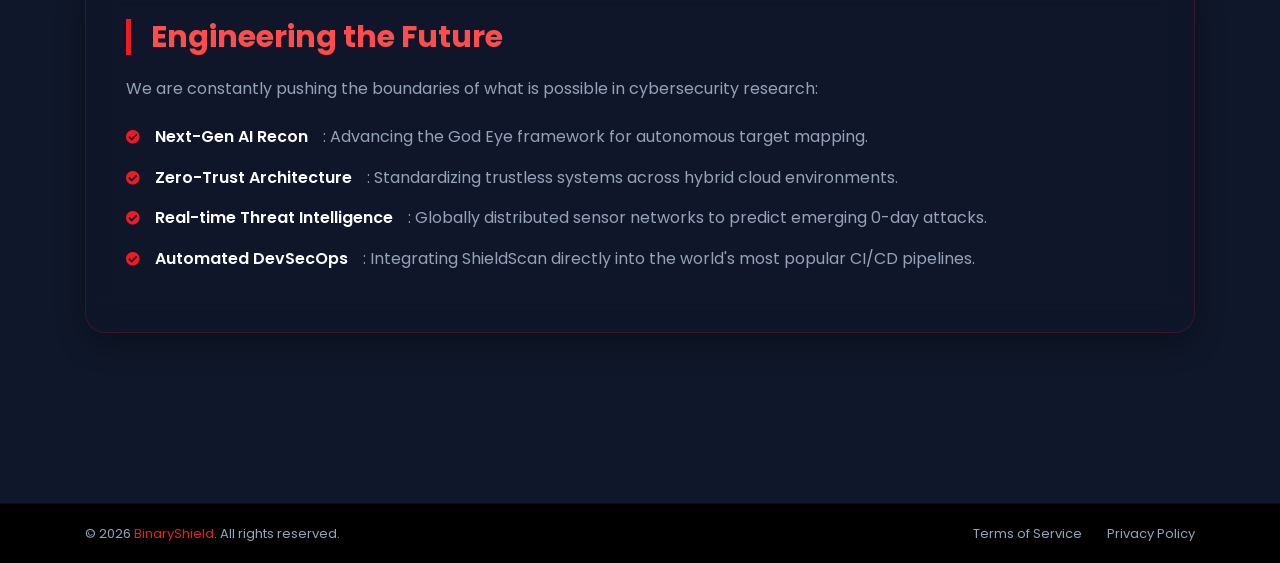
<file: html_page/about_readmore.html>
<!DOCTYPE html>
<html lang="en">

<head>
    <meta charset="UTF-8">
    <meta http-equiv="X-UA-Compatible" content="IE=edge">
    <meta name="viewport" content="width=device-width, initial-scale=1.0">
    <meta name="description"
        content="Learn more about BinaryShield's vision, methodologies, and elite cybersecurity expertise. India's premier offensive security partner.">
    <meta name="keywords"
        content="BinaryShield vision, offensive security expertise, VAPT methodology, cybersecurity leadership, zero-trust security">
    <title>About BinaryShield | Vision & Expertise</title>
    <!-- Google Fonts -->
    <link rel="preconnect" href="https://fonts.googleapis.com">
    <link rel="preconnect" href="https://fonts.gstatic.com" crossorigin>
    <link
        href="https://fonts.googleapis.com/css2?family=JetBrains+Mono:wght@400;500;700&family=Poppins:wght@300;400;500;600;700;800&display=swap"
        rel="stylesheet">

    <link rel="stylesheet" href="https://cdnjs.cloudflare.com/ajax/libs/font-awesome/5.15.3/css/all.min.css">
    <link rel="icon" href="../images/logo.png">
    <link rel="stylesheet" href="https://cdn.jsdelivr.net/npm/bootstrap@4.5.3/dist/css/bootstrap.min.css">

    <!-- Custom CSS -->
    <link rel="stylesheet" href="../css/style.css">
    <style>
        .about-hero {
            padding: 16rem 0 8rem;
            background: linear-gradient(135deg, var(--bg-dark) 0%, #450a0a 100%);
            text-align: center;
            position: relative;
            overflow: hidden;
        }

        .content-section {
            padding: 8rem 0;
            background: var(--bg-dark);
        }

        .vision-card {
            background: rgba(15, 23, 42, 0.6);
            backdrop-filter: blur(15px);
            border: 1px solid var(--glass-border);
            border-radius: 2rem;
            padding: 4rem;
            margin-bottom: 4rem;
            box-shadow: 0 10px 30px rgba(0, 0, 0, 0.3);
        }

        .vision-card h2 {
            font-size: 3rem;
            font-weight: 700;
            color: var(--primary-light);
            margin-bottom: 2rem;
            font-family: 'Poppins', sans-serif;
            border-left: 5px solid var(--primary);
            padding-left: 2rem;
        }

        .vision-card p {
            font-size: 1.6rem;
            color: var(--text-secondary);
            line-height: 1.8;
            margin-bottom: 2rem;
        }

        .expertise-list {
            display: grid;
            grid-template-columns: repeat(auto-fit, minmax(300px, 1fr));
            gap: 2rem;
            margin-top: 3rem;
        }

        .expertise-item {
            background: rgba(255, 255, 255, 0.03);
            border: 1px solid var(--glass-border);
            border-radius: 1.5rem;
            padding: 2.5rem;
            transition: all 0.3s ease;
        }

        .expertise-item:hover {
            border-color: var(--primary);
            background: rgba(238, 27, 36, 0.05);
            transform: translateY(-5px);
        }

        .expertise-item h4 {
            font-size: 1.8rem;
            color: #fff;
            margin-bottom: 1rem;
            display: flex;
            align-items: center;
            gap: 1rem;
        }

        .expertise-item h4 i {
            color: var(--primary);
        }

        .expertise-item p {
            font-size: 1.4rem;
            color: var(--text-secondary);
            margin: 0;
        }

        .back-btn {
            display: inline-flex;
            align-items: center;
            gap: 1rem;
            color: var(--primary-light);
            font-size: 1.6rem;
            font-weight: 600;
            text-decoration: none;
            margin-bottom: 3rem;
            transition: all 0.3s ease;
        }

        .product-features-list {
            list-style: none;
            padding: 0;
            margin: 2rem 0;
        }

        .product-features-list li {
            font-size: 1.6rem;
            color: var(--text-secondary);
            margin-bottom: 1.5rem;
            display: flex;
            align-items: center;
            gap: 1.5rem;
            line-height: 1.6;
        }

        .product-features-list li i {
            color: var(--primary);
            font-size: 1.4rem;
        }

        .product-features-list li strong {
            color: #fff;
            font-weight: 600;
        }

        .back-btn:hover {
            color: #fff;
            transform: translateX(-5px);
        }
    </style>
</head>

<body>
    <!-- Preloader -->
    <div id="preloader">
        <div class="preloader-inner">
            <img src="../images/logo.png" alt="BinaryShield" class="preloader-logo">
            <div class="preloader-bar">
                <div class="preloader-fill"></div>
            </div>
            <p>Loading Deep Insights...</p>
        </div>
    </div>

    <header class="header">
        <div class="brand-container">
            <a href="../index.html" class="logo"><img src="../images/logo.png" alt="BinaryShield Logo"></a>
            <h1 class="company-name">BinaryShield</h1>
        </div>
        <div id="menu-btn" class="fas fa-bars"></div>
        <nav id="nav-menu" class="navbar">
            <div id="nav-close" class="nav-close-btn">&times;</div>
            <ul>
                <li><a href="../index.html#home">home</a></li>
                <li><a href="../index.html#about">about</a></li>
                <li><a href="../index.html#service">services</a></li>
                <li><a href="../products.html">products</a></li>
                <li><a href="../blog.html">blog</a></li>
                <li><a href="../careers.html">career</a></li>
                <li><a href="../index.html#contact">contact</a></li>
                <li><a href="../index.html#faq">FAQ</a></li>
            </ul>
        </nav>
    </header>

    <section class="about-hero">
        <div class="container text-left">
            <a href="../index.html" class="back-btn"><i class="fas fa-arrow-left"></i> Back to Home</a>
            <h5 class="section-sub-heading text-left">Who We Are</h5>
            <h1 class="section-heading text-left">The <span class="text-gradient">BinaryShield</span> Paradigm</h1>
            <p class="section-desc text-left" style="margin-left:0;">Deep dive into our mission, core values, and the
                future of offensive security.</p>
        </div>
    </section>

    <section class="content-section">
        <div class="container">
            <div class="vision-card">
                <h2>Why Choose BinaryShield?</h2>
                <p>In an era where cyber threats evolve by the second, traditional defense is no longer enough.
                    BinaryShield was founded on the principle that the best way to defend is to think like an attacker.
                    Our elite team combines deep technical expertise with advanced AI toolsets to identify and
                    neutralize vulnerabilities before they can be exploited.</p>

                <div class="expertise-list">
                    <div class="expertise-item">
                        <h4><i class="fas fa-microscope"></i> Advanced Manual Auditing</h4>
                        <p>We perform deep-dive manual exploitation to find logic flaws and complex vulnerabilities that
                            automated tools consistently overlook.</p>
                    </div>
                    <div class="expertise-item">
                        <h4><i class="fas fa-file-invoice"></i> Compliance-Ready Audits</h4>
                        <p>We ensure your infrastructure meets and exceeds global standards including ISO 27001, SOC 2,
                            HIPAA, and GDPR.</p>
                    </div>
                    <div class="expertise-item">
                        <h4><i class="fas fa-brain"></i> Human-Led AI Augmentation</h4>
                        <p>Our proprietary AI tools accelerate reconnaissance, while our elite experts manually verify
                            every finding to ensure 100% accuracy and zero false positives.</p>
                    </div>
                    <div class="expertise-item">
                        <h4><i class="fas fa-user-secret"></i> Elite Red Teaming</h4>
                        <p>Our simulation of real-world adversaries provides your team with the ultimate test of their
                            defensive capabilities.</p>
                    </div>
                </div>
            </div>

            <div class="vision-card">
                <h2>Our Future Vision</h2>
                <p>We envision a digital landscape where trust is absolute and security is proactive. Our mission is to
                    democratize elite-level offensive security, making advanced penetration testing and threat
                    intelligence accessible to organizations of all sizes.</p>
                <p>BinaryShield is vertically integrating its research and services to become a global leader in
                    automated vulnerability management. By 2027, our goal is to protect over 10,000 global enterprises
                    through our hybrid approach of human intelligence and machine learning.</p>
            </div>

            <div class="vision-card">
                <h2>Engineering the Future</h2>
                <p>We are constantly pushing the boundaries of what is possible in cybersecurity research:</p>
                <ul class="product-features-list" style="max-width: none;">
                    <li><i class="fas fa-check-circle"></i> <strong>Next-Gen AI Recon</strong>: Advancing the God Eye
                        framework for autonomous target mapping.</li>
                    <li><i class="fas fa-check-circle"></i> <strong>Zero-Trust Architecture</strong>: Standardizing
                        trustless systems across hybrid cloud environments.</li>
                    <li><i class="fas fa-check-circle"></i> <strong>Real-time Threat Intelligence</strong>: Globally
                        distributed sensor networks to predict emerging 0-day attacks.</li>
                    <li><i class="fas fa-check-circle"></i> <strong>Automated DevSecOps</strong>: Integrating ShieldScan
                        directly into the world's most popular CI/CD pipelines.</li>
                </ul>
            </div>
        </div>
    </section>

    <div class="footer">
        <div class="footer-bottom">
            <div class="container">
                <div class="footer-bottom-flex">
                    <div class="copyright-text">
                        &copy; 2026 <span style="color: var(--primary);">BinaryShield</span>. All rights reserved.
                    </div>
                    <div class="footer-bottom-links">
                        <a href="terms.html">Terms of Service</a>
                        <a href="policy.html">Privacy Policy</a>
                    </div>
                </div>
            </div>
        </div>
    </div>

    <a href="#" class="back-to-top"><i class="fas fa-arrow-up"></i></a>

    <script src="https://cdnjs.cloudflare.com/ajax/libs/jquery/3.6.0/jquery.min.js"></script>
    <script src="https://cdn.jsdelivr.net/npm/bootstrap@4.5.3/dist/js/bootstrap.bundle.min.js"></script>
    <script src="../js/main.js"></script>
</body>

</html>
</file>
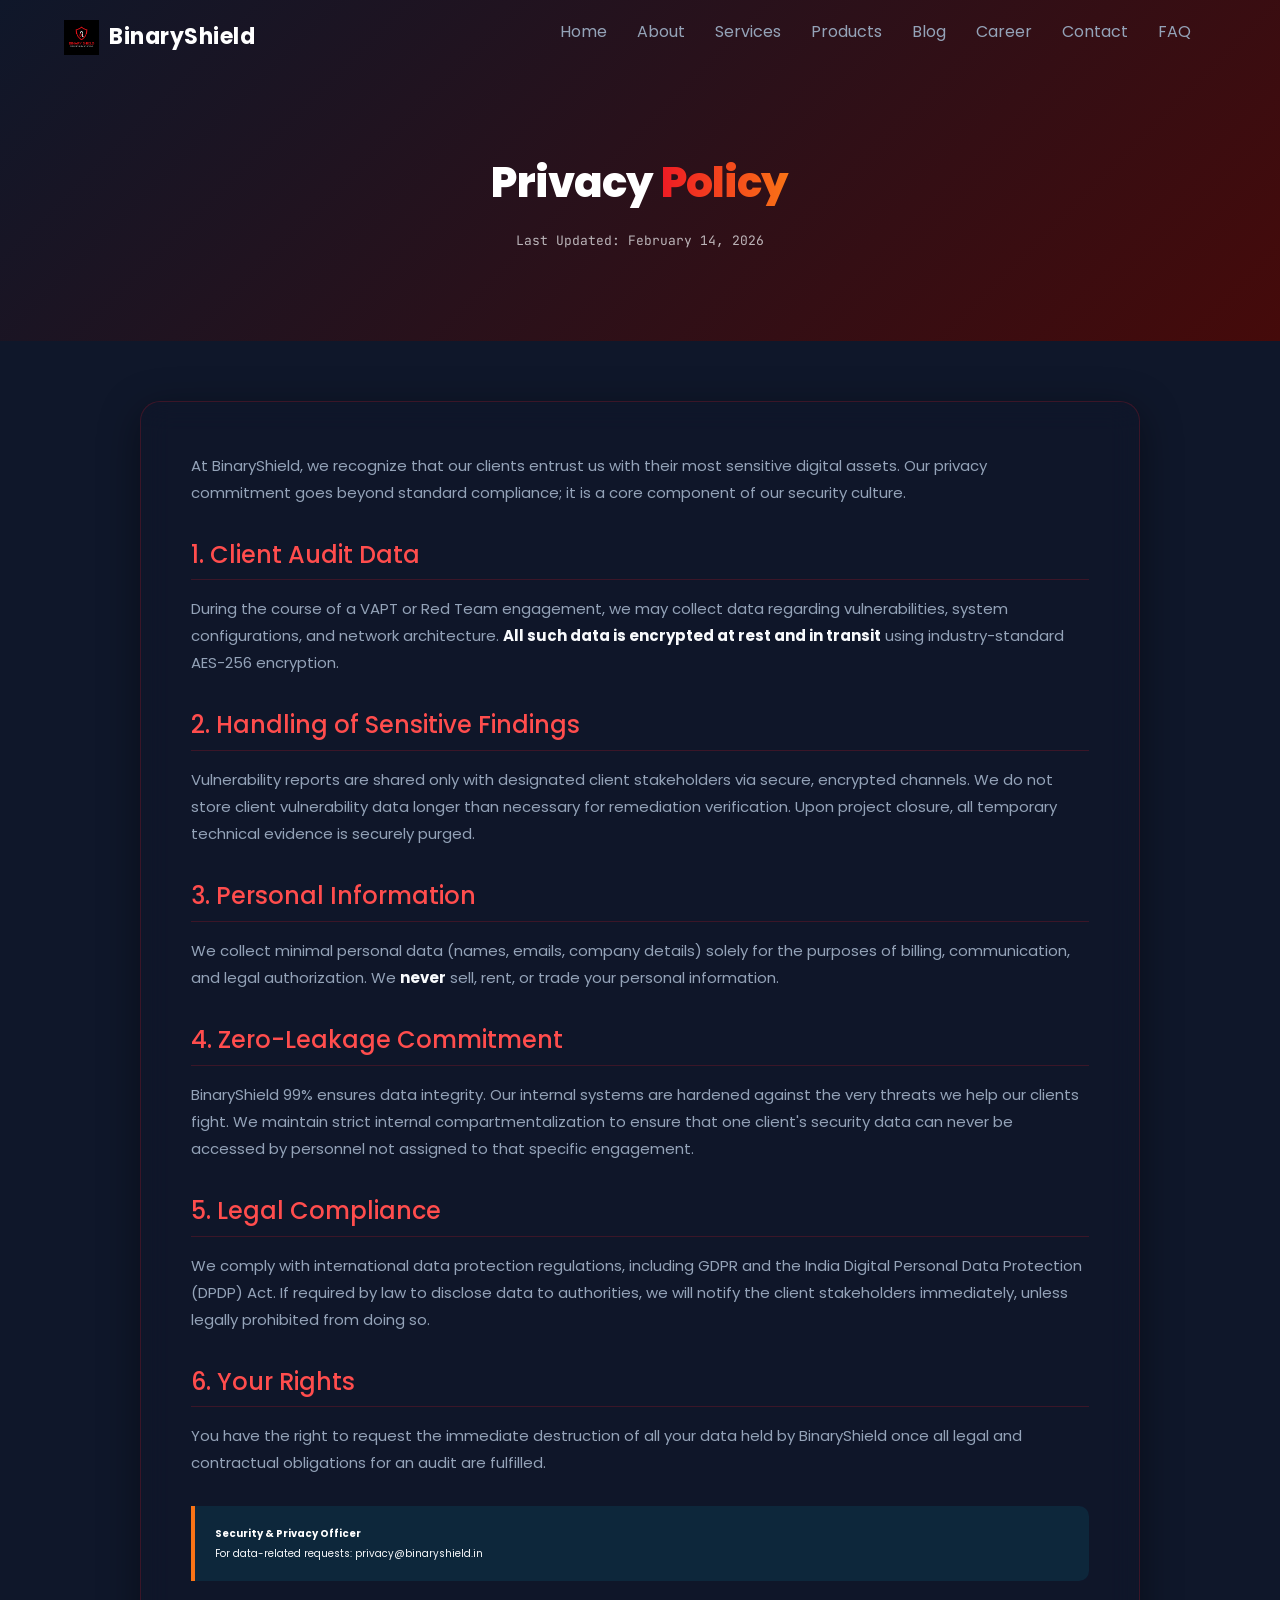
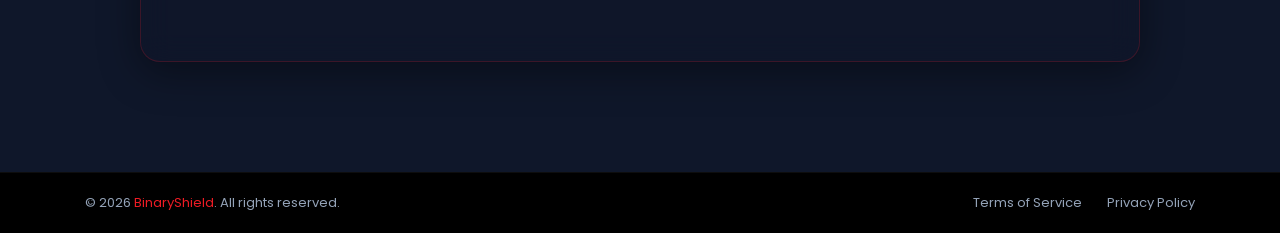
<file: html_page/policy.html>
<!DOCTYPE html>
<html lang="en">

<head>
    <meta charset="UTF-8">
    <meta http-equiv="X-UA-Compatible" content="IE=edge">
    <meta name="viewport" content="width=device-width, initial-scale=1.0">
    <meta name="description"
        content="BinaryShield Privacy Policy. We take data security and client confidentiality seriously. Learn how we protect your information during security audits.">
    <title>Privacy Policy | BinaryShield Cybersecurity</title>
    <!-- Google Fonts -->
    <link rel="preconnect" href="https://fonts.googleapis.com">
    <link rel="preconnect" href="https://fonts.gstatic.com" crossorigin>
    <link
        href="https://fonts.googleapis.com/css2?family=JetBrains+Mono:wght@400;500;700&family=Poppins:wght@300;400;500;600;700;800&display=swap"
        rel="stylesheet">

    <link rel="stylesheet" href="https://cdnjs.cloudflare.com/ajax/libs/font-awesome/5.15.3/css/all.min.css">
    <link rel="icon" href="../images/logo.png">
    <link rel="stylesheet" href="https://cdn.jsdelivr.net/npm/bootstrap@4.5.3/dist/css/bootstrap.min.css">

    <!-- Custom CSS -->
    <link rel="stylesheet" href="../css/style.css">
    <style>
        .legal-hero {
            padding: 16rem 0 6rem;
            background: linear-gradient(135deg, var(--bg-dark) 0%, #450a0a 100%);
            text-align: center;
        }

        .legal-content {
            padding: 6rem 0;
            background: var(--bg-dark);
        }

        .legal-card {
            background: rgba(15, 23, 42, 0.6);
            backdrop-filter: blur(15px);
            border: 1px solid var(--glass-border);
            border-radius: 2rem;
            padding: 5rem;
            max-width: 1000px;
            margin: 0 auto;
            box-shadow: 0 10px 40px rgba(0, 0, 0, 0.4);
        }

        .legal-card h2 {
            font-size: 2.4rem;
            color: var(--primary-light);
            margin-top: 3.5rem;
            margin-bottom: 1.5rem;
            font-family: 'Poppins', sans-serif;
            border-bottom: 1px solid var(--glass-border);
            padding-bottom: 1rem;
        }

        .legal-card p,
        .legal-card li {
            font-size: 1.5rem;
            color: var(--text-secondary);
            line-height: 1.8;
            margin-bottom: 1.5rem;
        }

        .legal-card ul {
            padding-left: 2rem;
            margin-bottom: 2rem;
        }

        .legal-card li {
            margin-bottom: 1rem;
            list-style-type: disc;
        }

        .legal-important {
            background: rgba(238, 27, 36, 0.1);
            border-left: 4px solid var(--primary);
            padding: 2rem;
            margin: 3rem 0;
            border-radius: 0 1rem 1rem 0;
        }

        .legal-important strong {
            color: #fff;
            display: block;
            margin-bottom: 0.5rem;
        }

        .date-updated {
            color: var(--text-primary);
            font-family: 'JetBrains Mono', monospace;
            font-size: 1.3rem;
            margin-bottom: 3rem;
            opacity: 0.7;
        }
    </style>
</head>

<body>
    <!-- Preloader -->
    <div id="preloader">
        <div class="preloader-inner">
            <img src="../images/logo.png" alt="BinaryShield" class="preloader-logo">
            <div class="preloader-bar">
                <div class="preloader-fill"></div>
            </div>
            <p>Loading Privacy Standards...</p>
        </div>
    </div>

    <header class="header">
        <div class="brand-container">
            <a href="../index.html" class="logo"><img src="../images/logo.png" alt="BinaryShield Logo"></a>
            <h1 class="company-name">BinaryShield</h1>
        </div>
        <div id="menu-btn" class="fas fa-bars"></div>
        <nav id="nav-menu" class="navbar">
            <div id="nav-close" class="nav-close-btn">&times;</div>
            <ul>
                <li><a href="../index.html#home">home</a></li>
                <li><a href="../index.html#about">about</a></li>
                <li><a href="../index.html#service">services</a></li>
                <li><a href="../products.html">products</a></li>
                <li><a href="../blog.html">blog</a></li>
                <li><a href="../careers.html">career</a></li>
                <li><a href="../index.html#contact">contact</a></li>
                <li><a href="../index.html#faq">FAQ</a></li>
            </ul>
        </nav>
    </header>

    <section class="legal-hero">
        <div class="container">
            <h1 class="section-heading">Privacy <span class="text-gradient">Policy</span></h1>
            <p class="date-updated">Last Updated: February 14, 2026</p>
        </div>
    </section>

    <section class="legal-content">
        <div class="container">
            <div class="legal-card">
                <p>At BinaryShield, we recognize that our clients entrust us with their most sensitive digital assets.
                    Our privacy commitment goes beyond standard compliance; it is a core component of our security
                    culture.</p>

                <h2>1. Client Audit Data</h2>
                <p>During the course of a VAPT or Red Team engagement, we may collect data regarding vulnerabilities,
                    system configurations, and network architecture. <strong>All such data is encrypted at rest and in
                        transit</strong> using industry-standard AES-256 encryption.</p>

                <h2>2. Handling of Sensitive Findings</h2>
                <p>Vulnerability reports are shared only with designated client stakeholders via secure, encrypted
                    channels. We do not store client vulnerability data longer than necessary for remediation
                    verification. Upon project closure, all temporary technical evidence is securely purged.</p>

                <h2>3. Personal Information</h2>
                <p>We collect minimal personal data (names, emails, company details) solely for the purposes of billing,
                    communication, and legal authorization. We <strong>never</strong> sell, rent, or trade your personal
                    information.</p>

                <h2>4. Zero-Leakage Commitment</h2>
                <p>BinaryShield 99% ensures data integrity. Our internal systems are hardened against the very threats
                    we help our clients fight. We maintain strict internal compartmentalization to ensure that one
                    client's security data can never be accessed by personnel not assigned to that specific engagement.
                </p>

                <h2>5. Legal Compliance</h2>
                <p>We comply with international data protection regulations, including GDPR and the India Digital
                    Personal Data Protection (DPDP) Act. If required by law to disclose data to authorities, we will
                    notify the client stakeholders immediately, unless legally prohibited from doing so.</p>

                <h2>6. Your Rights</h2>
                <p>You have the right to request the immediate destruction of all your data held by BinaryShield once
                    all legal and contractual obligations for an audit are fulfilled.</p>

                <div class="legal-important" style="background: rgba(6, 182, 212, 0.1); border-color: var(--accent);">
                    <strong>Security & Privacy Officer</strong>
                    For data-related requests: privacy@binaryshield.in
                </div>
            </div>
        </div>
    </section>

    <div class="footer">
        <div class="footer-bottom">
            <div class="container">
                <div class="footer-bottom-flex">
                    <div class="copyright-text">
                        &copy; 2026 <span style="color: var(--primary);">BinaryShield</span>. All rights reserved.
                    </div>
                    <div class="footer-bottom-links">
                        <a href="terms.html">Terms of Service</a>
                        <a href="policy.html">Privacy Policy</a>
                    </div>
                </div>
            </div>
        </div>
    </div>

    <script src="https://cdnjs.cloudflare.com/ajax/libs/jquery/3.6.0/jquery.min.js"></script>
    <script src="https://cdn.jsdelivr.net/npm/bootstrap@4.5.3/dist/js/bootstrap.bundle.min.js"></script>
    <script src="../js/main.js"></script>
</body>

</html>
</file>
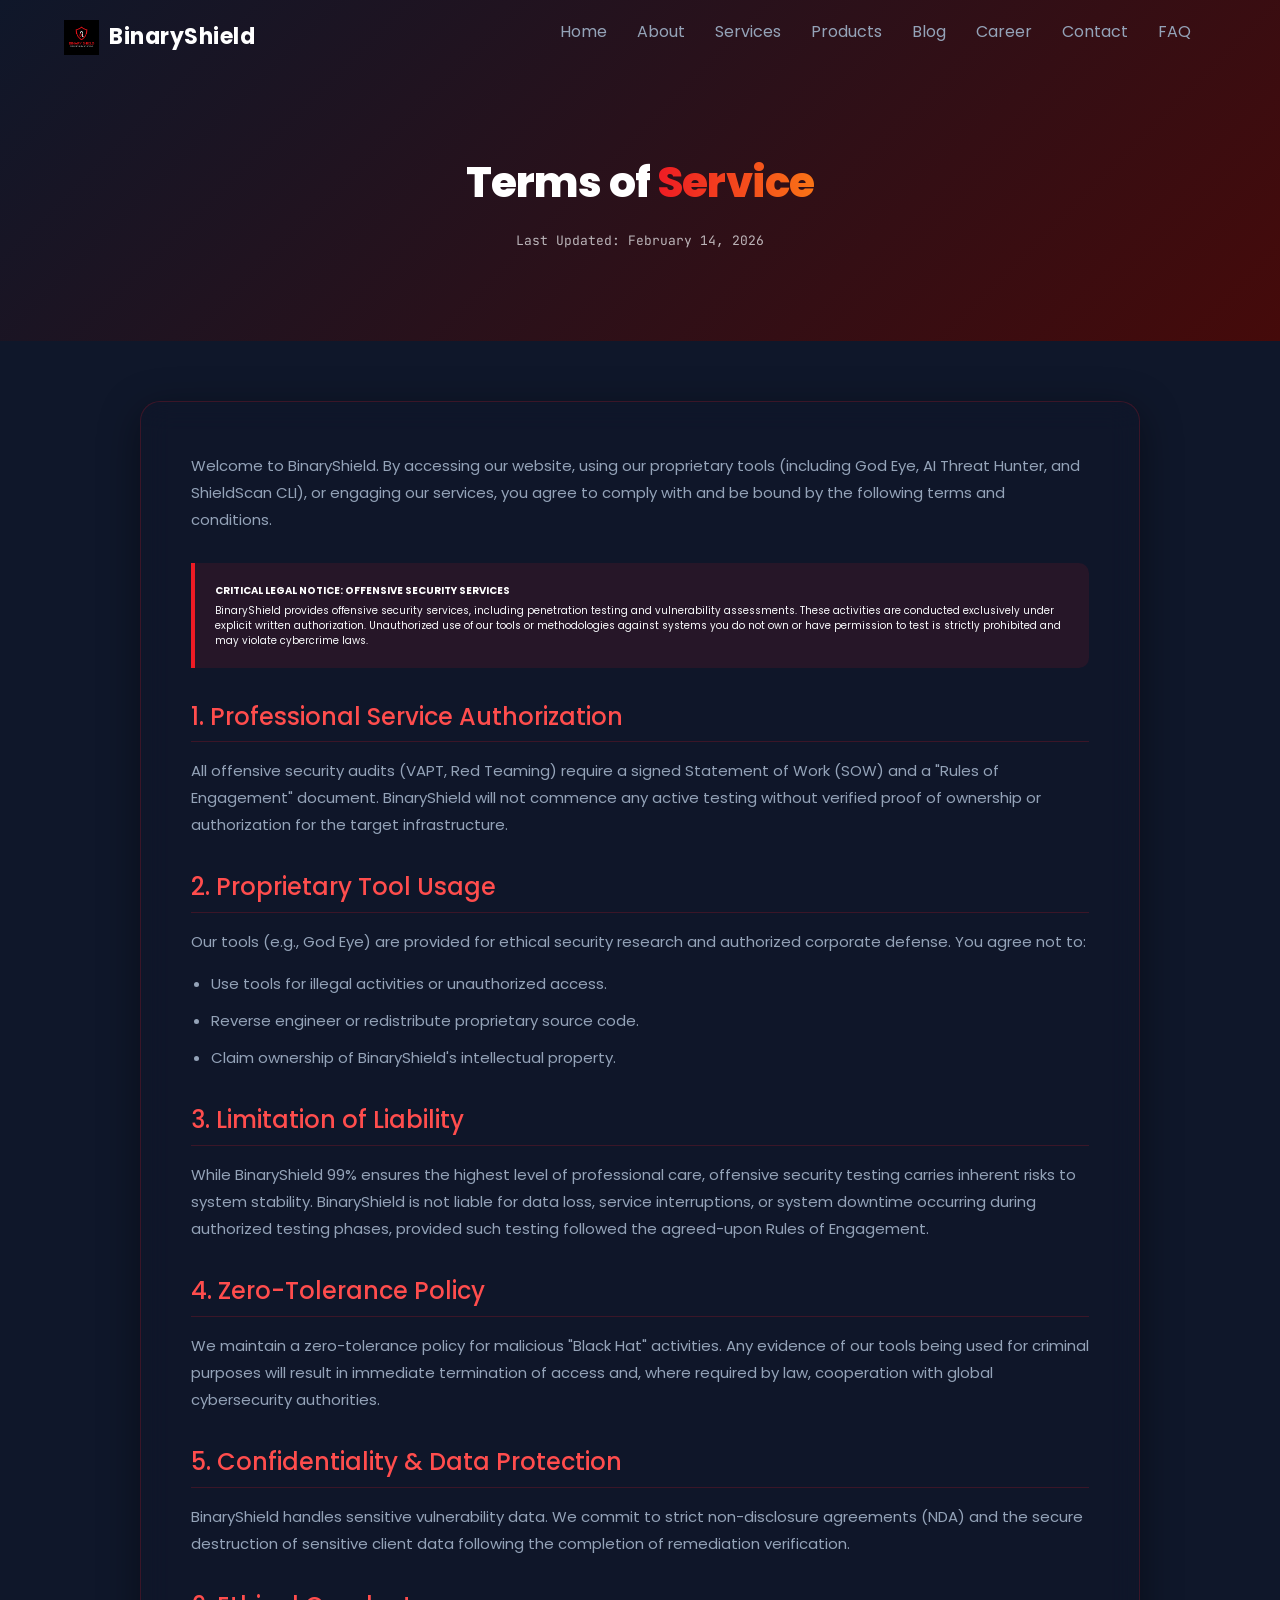
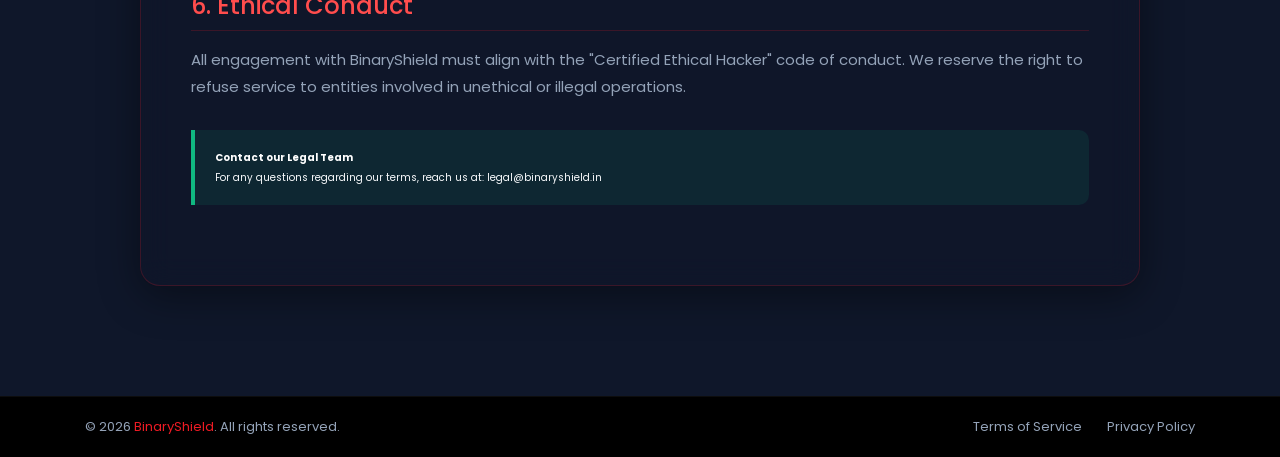
<file: html_page/terms.html>
<!DOCTYPE html>
<html lang="en">

<head>
    <meta charset="UTF-8">
    <meta http-equiv="X-UA-Compatible" content="IE=edge">
    <meta name="viewport" content="width=device-width, initial-scale=1.0">
    <meta name="description"
        content="BinaryShield Terms of Service. Professional offensive security services and product usage terms. Ensure legal compliance for authorized security testing.">
    <title>Terms of Service | BinaryShield Cybersecurity</title>
    <!-- Google Fonts -->
    <link rel="preconnect" href="https://fonts.googleapis.com">
    <link rel="preconnect" href="https://fonts.gstatic.com" crossorigin>
    <link
        href="https://fonts.googleapis.com/css2?family=JetBrains+Mono:wght@400;500;700&family=Poppins:wght@300;400;500;600;700;800&display=swap"
        rel="stylesheet">

    <link rel="stylesheet" href="https://cdnjs.cloudflare.com/ajax/libs/font-awesome/5.15.3/css/all.min.css">
    <link rel="icon" href="../images/logo.png">
    <link rel="stylesheet" href="https://cdn.jsdelivr.net/npm/bootstrap@4.5.3/dist/css/bootstrap.min.css">

    <!-- Custom CSS -->
    <link rel="stylesheet" href="../css/style.css">
    <style>
        .legal-hero {
            padding: 16rem 0 6rem;
            background: linear-gradient(135deg, var(--bg-dark) 0%, #450a0a 100%);
            text-align: center;
        }

        .legal-content {
            padding: 6rem 0;
            background: var(--bg-dark);
        }

        .legal-card {
            background: rgba(15, 23, 42, 0.6);
            backdrop-filter: blur(15px);
            border: 1px solid var(--glass-border);
            border-radius: 2rem;
            padding: 5rem;
            max-width: 1000px;
            margin: 0 auto;
            box-shadow: 0 10px 40px rgba(0, 0, 0, 0.4);
        }

        .legal-card h2 {
            font-size: 2.4rem;
            color: var(--primary-light);
            margin-top: 3.5rem;
            margin-bottom: 1.5rem;
            font-family: 'Poppins', sans-serif;
            border-bottom: 1px solid var(--glass-border);
            padding-bottom: 1rem;
        }

        .legal-card p,
        .legal-card li {
            font-size: 1.5rem;
            color: var(--text-secondary);
            line-height: 1.8;
            margin-bottom: 1.5rem;
        }

        .legal-card ul {
            padding-left: 2rem;
            margin-bottom: 2rem;
        }

        .legal-card li {
            margin-bottom: 1rem;
            list-style-type: disc;
        }

        .legal-important {
            background: rgba(238, 27, 36, 0.1);
            border-left: 4px solid var(--primary);
            padding: 2rem;
            margin: 3rem 0;
            border-radius: 0 1rem 1rem 0;
        }

        .legal-important strong {
            color: #fff;
            display: block;
            margin-bottom: 0.5rem;
        }

        .date-updated {
            color: var(--text-primary);
            font-family: 'JetBrains Mono', monospace;
            font-size: 1.3rem;
            margin-bottom: 3rem;
            opacity: 0.7;
        }
    </style>
</head>

<body>
    <!-- Preloader -->
    <div id="preloader">
        <div class="preloader-inner">
            <img src="../images/logo.png" alt="BinaryShield" class="preloader-logo">
            <div class="preloader-bar">
                <div class="preloader-fill"></div>
            </div>
            <p>Loading Agreements...</p>
        </div>
    </div>

    <header class="header">
        <div class="brand-container">
            <a href="../index.html" class="logo"><img src="../images/logo.png" alt="BinaryShield Logo"></a>
            <h1 class="company-name">BinaryShield</h1>
        </div>
        <div id="menu-btn" class="fas fa-bars"></div>
        <nav id="nav-menu" class="navbar">
            <div id="nav-close" class="nav-close-btn">&times;</div>
            <ul>
                <li><a href="../index.html#home">home</a></li>
                <li><a href="../index.html#about">about</a></li>
                <li><a href="../index.html#service">services</a></li>
                <li><a href="../products.html">products</a></li>
                <li><a href="../blog.html">blog</a></li>
                <li><a href="../careers.html">career</a></li>
                <li><a href="../index.html#contact">contact</a></li>
                <li><a href="../index.html#faq">FAQ</a></li>
            </ul>
        </nav>
    </header>

    <section class="legal-hero">
        <div class="container">
            <h1 class="section-heading">Terms of <span class="text-gradient">Service</span></h1>
            <p class="date-updated">Last Updated: February 14, 2026</p>
        </div>
    </section>

    <section class="legal-content">
        <div class="container">
            <div class="legal-card">
                <p>Welcome to BinaryShield. By accessing our website, using our proprietary tools (including God Eye, AI
                    Threat Hunter, and ShieldScan CLI), or engaging our services, you agree to comply with and be bound
                    by the following terms and conditions.</p>

                <div class="legal-important">
                    <strong>CRITICAL LEGAL NOTICE: OFFENSIVE SECURITY SERVICES</strong>
                    BinaryShield provides offensive security services, including penetration testing and vulnerability
                    assessments. These activities are conducted exclusively under explicit written authorization.
                    Unauthorized use of our tools or methodologies against systems you do not own or have permission to
                    test is strictly prohibited and may violate cybercrime laws.
                </div>

                <h2>1. Professional Service Authorization</h2>
                <p>All offensive security audits (VAPT, Red Teaming) require a signed Statement of Work (SOW) and a
                    "Rules of Engagement" document. BinaryShield will not commence any active testing without verified
                    proof of ownership or authorization for the target infrastructure.</p>

                <h2>2. Proprietary Tool Usage</h2>
                <p>Our tools (e.g., God Eye) are provided for ethical security research and authorized corporate
                    defense. You agree not to:</p>
                <ul>
                    <li>Use tools for illegal activities or unauthorized access.</li>
                    <li>Reverse engineer or redistribute proprietary source code.</li>
                    <li>Claim ownership of BinaryShield's intellectual property.</li>
                </ul>

                <h2>3. Limitation of Liability</h2>
                <p>While BinaryShield 99% ensures the highest level of professional care, offensive security testing
                    carries inherent risks to system stability. BinaryShield is not liable for data loss, service
                    interruptions, or system downtime occurring during authorized testing phases, provided such testing
                    followed the agreed-upon Rules of Engagement.</p>

                <h2>4. Zero-Tolerance Policy</h2>
                <p>We maintain a zero-tolerance policy for malicious "Black Hat" activities. Any evidence of our tools
                    being used for criminal purposes will result in immediate termination of access and, where required
                    by law, cooperation with global cybersecurity authorities.</p>

                <h2>5. Confidentiality & Data Protection</h2>
                <p>BinaryShield handles sensitive vulnerability data. We commit to strict non-disclosure agreements
                    (NDA) and the secure destruction of sensitive client data following the completion of remediation
                    verification.</p>

                <h2>6. Ethical Conduct</h2>
                <p>All engagement with BinaryShield must align with the "Certified Ethical Hacker" code of conduct. We
                    reserve the right to refuse service to entities involved in unethical or illegal operations.</p>

                <div class="legal-important" style="background: rgba(16, 185, 129, 0.1); border-color: #10B981;">
                    <strong>Contact our Legal Team</strong>
                    For any questions regarding our terms, reach us at: legal@binaryshield.in
                </div>
            </div>
        </div>
    </section>

    <div class="footer">
        <div class="footer-bottom">
            <div class="container">
                <div class="footer-bottom-flex">
                    <div class="copyright-text">
                        &copy; 2026 <span style="color: var(--primary);">BinaryShield</span>. All rights reserved.
                    </div>
                    <div class="footer-bottom-links">
                        <a href="terms.html">Terms of Service</a>
                        <a href="policy.html">Privacy Policy</a>
                    </div>
                </div>
            </div>
        </div>
    </div>

    <script src="https://cdnjs.cloudflare.com/ajax/libs/jquery/3.6.0/jquery.min.js"></script>
    <script src="https://cdn.jsdelivr.net/npm/bootstrap@4.5.3/dist/js/bootstrap.bundle.min.js"></script>
    <script src="../js/main.js"></script>
</body>

</html>
</file>
<file: css/style.css>
/* Fonts are loaded in HTML head for performance */

/* ===== CSS CUSTOM PROPERTIES ===== */
:root {
    --primary: #EE1B24;
    /* Red-600 */
    --primary-glow: rgba(238, 27, 36, 0.5);
    /* Red glow */
    --primary-light: #FF4D4D;
    /* Red-400 */
    --accent: #F97316;
    /* Orange-500 */
    --accent-glow: rgba(249, 115, 22, 0.5);
    /* Orange glow */
    --bg-dark: #0F172A;
    /* Slate-900 (Deep Navy) */
    --bg-dark-2: #1E293B;
    /* Slate-800 */
    --bg-dark-3: #1A1A1A;
    --bg-card: rgba(30, 41, 59, 0.7);
    /* Slate-800 with opacity */
    --text-primary: #F8FAFC;
    /* Slate-50 */
    --text-secondary: #94A3B8;
    /* Slate-400 */
    --text-dark: #1E293B;
    /* Slate-800 */
    --glass-bg: rgba(15, 23, 42, 0.7);
    /* Deep Navy Glass */
    --glass-border: rgba(238, 27, 36, 0.2);
    /* Red border */
    --glass-shadow: 0 12px 40px rgba(0, 0, 0, 0.6);
    --premium-glow: 0 0 20px rgba(238, 27, 36, 0.3), inset 0 0 15px rgba(255, 255, 255, 0.05);
    --text-glow: 0 0 10px rgba(238, 27, 36, 0.2);
}

/* ===== GLOBAL RESET ===== */
* {
    font-family: 'Poppins', sans-serif;
    margin: 0;
    padding: 0;
    box-sizing: border-box;
    transition: all .3s cubic-bezier(0.4, 0, 0.2, 1);
    text-decoration: none;
    color: var(--text-primary);
}

html {
    font-size: 62.5%;
    scroll-behavior: smooth;
}

body {
    overflow-x: hidden;
    background: var(--bg-dark);
}

/* ===== PRELOADER ===== */
#preloader {
    position: fixed;
    top: 0;
    left: 0;
    width: 100%;
    height: 100%;
    background: var(--bg-dark);
    display: flex;
    align-items: center;
    justify-content: center;
    z-index: 99999;
    transition: opacity 0.5s ease, visibility 0.5s ease;
}

#preloader.loaded {
    opacity: 0;
    visibility: hidden;
}

.preloader-inner {
    text-align: center;
}

.preloader-logo {
    width: 8rem;
    height: 8rem;
    animation: pulse-glow 1.5s ease-in-out infinite;
    margin-bottom: 2rem;
}

.preloader-bar {
    width: 20rem;
    height: 3px;
    background: var(--bg-dark-3);
    border-radius: 3px;
    overflow: hidden;
    margin: 1rem auto;
}

.preloader-fill {
    height: 100%;
    width: 0%;
    background: linear-gradient(90deg, var(--primary), var(--accent));
    border-radius: 3px;
    animation: preloader-progress 2s ease-in-out forwards;
}

#preloader p {
    font-size: 1.2rem;
    color: var(--text-secondary);
    font-family: 'JetBrains Mono', monospace;
    letter-spacing: 0.1rem;
    margin-top: 0.5rem;
}

@keyframes preloader-progress {
    0% {
        width: 0%;
    }

    50% {
        width: 60%;
    }

    100% {
        width: 100%;
    }
}

@keyframes pulse-glow {

    0%,
    100% {
        filter: drop-shadow(0 0 10px var(--primary-glow));
        transform: scale(1);
    }

    50% {
        filter: drop-shadow(0 0 25px var(--primary-glow));
        transform: scale(1.05);
    }
}

/* ===== GLOBAL SECTION HEADERS ===== */
.section-sub-heading {
    font-size: 1.6rem;
    font-weight: 700;
    margin-bottom: 1.5rem;
    letter-spacing: 4px;
    text-transform: uppercase;
    color: var(--primary-light);
    text-shadow: 0 0 15px rgba(238, 27, 36, 0.4);
}

.section-heading {
    font-size: 4.2rem;
    font-weight: 800;
    margin-bottom: 2.5rem;
    color: #fff;
    line-height: 1.1;
    font-family: 'Poppins', sans-serif;
    letter-spacing: -0.02em;
}

.section-desc {
    font-size: 1.7rem;
    color: var(--text-secondary);
    max-width: 750px;
    margin: 0 auto;
    line-height: 1.8;
}

/* ===== HEADINGS ===== */
.heading,
.clients .section-header h2,
.section-head h1,
.testimonials .section-header h2,
.section-head-1 h4 {
    margin: 2rem;
    padding-top: 6rem;
    display: inline-block;
    font-size: 3.5rem;
    color: var(--primary);
    position: relative;
    letter-spacing: .2rem;
    text-transform: capitalize;
    font-family: 'JetBrains Mono', monospace;
}

.heading::before,
.heading::after,
.clients .section-header h2::before,
.clients .section-header h2::after,
.section-head h1::before,
.section-head h1::after,
.testimonials .section-header h2::before,
.testimonials .section-header h2::after,
.section-head-1 h4::before,
.section-head-1 h4::after {
    content: '';
    position: absolute;
    height: 2.5rem;
    width: 2.5rem;
    border-top: .3rem solid var(--primary);
    border-left: .3rem solid var(--primary);
}

.faq .heading::before,
.faq .heading::after {
    border-top: .3rem solid var(--primary);
    border-left: .3rem solid var(--primary);
}

.heading::before,
.clients .section-header h2::before,
.section-head h1::before,
.testimonials .section-header h2::before,
.section-head-1 h4::before {
    top: 5.8rem;
    left: -2rem;
}

.heading::after,
.clients .section-header h2::after,
.section-head h1::after,
.testimonials .section-header h2::after,
.section-head-1 h4::after {
    bottom: -.5rem;
    right: -2rem;
    transform: rotate(180deg);
}

.header .navbar ul li a,
.footer .footer-top h4,
.team .heading,
.contact .heading {
    text-transform: capitalize;
}

/* ===== BUTTONS ===== */
.row .btn {
    display: inline-block;
    outline: none;
    border: 2px solid var(--primary);
    border-radius: 5rem;
    background: transparent;
    font-size: 1.5rem;
    cursor: pointer;
    padding: 1rem 3rem;
    color: var(--primary);
    text-align: center;
    line-height: 1.5;
    text-decoration: none;
    font-weight: 500;
    transition: all 0.3s ease;
}

.row .btn:hover {
    background: var(--primary);
    color: #fff;
    box-shadow: 0 0 20px var(--primary-glow);
    letter-spacing: .1rem;
}

.communicate .btn,
.communicate-btn {
    display: inline-block;
    outline: none;
    border: 2px solid #fff;
    border-radius: 5rem;
    background: transparent;
    font-size: 1.6rem;
    font-weight: 600;
    cursor: pointer;
    padding: 1.2rem 3.5rem;
    text-decoration: none;
    color: #fff;
    transition: all 0.3s ease;
}

.communicate .btn:hover,
.communicate-btn:hover {
    background: var(--primary);
    border-color: var(--primary);
    box-shadow: 0 0 25px var(--primary-glow);
    letter-spacing: .15rem;
}

/* ===== HEADER ===== */
.header {
    display: flex;
    align-items: center;
    justify-content: space-between;
    width: 100%;
    padding: 1.5rem 5%;
    position: fixed;
    top: 0;
    left: 0;
    z-index: 1000;
    background: transparent;
    backdrop-filter: blur(0px);
    border-bottom: 1px solid transparent;
    transition: all 0.4s cubic-bezier(0.4, 0, 0.2, 1);
}

.header.scrolled {
    background: rgba(10, 15, 30, 0.9);
    backdrop-filter: blur(15px);
    padding: 1rem 5%;
    border-bottom: 1px solid var(--glass-border);
    box-shadow: 0 4px 30px rgba(0, 0, 0, 0.5);
}

.brand-container {
    display: flex;
    align-items: center;
    gap: 1rem;
}

.header .logo img {
    height: 3.5rem;
    width: auto;
    object-fit: contain;
}

.header .navbar ul {
    list-style-type: none;
    display: flex;
    align-items: center;
    justify-content: space-around;
}

.header .navbar ul li {
    margin: 0 1.5rem;
}

.header .navbar ul li a {
    font-size: 1.6rem;
    color: var(--text-secondary);
    font-weight: 400;
    position: relative;
    padding-bottom: 0.3rem;
}

.header .navbar ul li a::after {
    content: '';
    position: absolute;
    bottom: -2px;
    left: 0;
    width: 0%;
    height: 2px;
    background: linear-gradient(90deg, var(--primary), var(--accent));
    transition: width 0.4s cubic-bezier(0.4, 0, 0.2, 1);
}

.header .navbar ul li a:hover {
    color: var(--primary);
    text-decoration: none;
}

.header .navbar ul li a:hover::after {
    width: 100%;
}

.header .logo i {
    padding: 0.5rem;
}

.header .fa-bars {
    color: #ffffff;
    cursor: pointer;
    font-size: 3rem;
    display: none;
    position: relative;
    z-index: 1001;
}

/* Hide close button on desktop */
.nav-close-btn {
    display: none;
}

.company-name {
    font-family: 'Poppins', sans-serif;
    font-size: 2.2rem;
    font-weight: 700;
    letter-spacing: 0.5px;
    color: #fff;
    margin: 0;
    text-transform: none;
    /* Keep original casing */
}

/* ===== HERO SECTION ===== */
.home {
    min-height: 100vh;
    width: 100vw;
    background: linear-gradient(135deg, var(--bg-dark) 0%, #450a0a 50%, var(--bg-dark) 100%);
    background-size: cover;
    padding: 8rem 0 4rem;
    /* Added top padding for fixed header */
    position: relative;
    overflow: hidden !important;
}

.hero-container {
    position: relative;
    z-index: 2;
    height: 100%;
}

.hero-text-col {
    text-align: left;
    padding-right: 2rem;
}

#cyber-canvas {
    position: absolute;
    top: 0;
    left: 0;
    width: 100%;
    height: 100%;
    z-index: 1;
}

.hero-content {
    position: relative;
    z-index: 2;
}

.home h1 {
    color: #fff;
    font-size: 4.5rem;
    font-family: 'Poppins', sans-serif;
    font-weight: 800;
    line-height: 1.1;
    text-shadow: 0 10px 30px rgba(0, 0, 0, 0.5);
    animation: fadeInUp 1s ease 0.3s both;
    text-transform: capitalize;
    margin-bottom: 1.5rem;
}

.text-gradient {
    background: linear-gradient(90deg, #EE1B24, #F97316);
    background-clip: text;
    -webkit-background-clip: text;
    -webkit-text-fill-color: transparent;
    position: relative;
    display: inline-block;
}

.home .hero-sub {
    color: var(--text-secondary);
    font-size: 1.6rem;
    margin-bottom: 3rem;
    line-height: 1.6;
    font-weight: 400;
    font-family: 'Poppins', sans-serif;
    animation: fadeInUp 1s ease 0.5s both;
    text-transform: none;
    max-width: 90%;
}

/* Hero Buttons */
.hero-btns {
    display: flex;
    gap: 1.5rem;
    margin-bottom: 4rem;
    animation: fadeInUp 1s ease 0.7s both;
}

.hero-cta-btn {
    display: inline-flex;
    align-items: center;
    justify-content: center;
    padding: 1.2rem 2.5rem;
    font-size: 1.4rem;
    font-weight: 600;
    border-radius: 5rem;
    text-decoration: none;
    transition: all 0.3s ease;
    font-family: 'Poppins', sans-serif;
}

.primary-btn {
    background: linear-gradient(90deg, var(--primary), var(--primary-light));
    color: #fff;
    box-shadow: 0 10px 25px var(--primary-glow);
    border: 2px solid transparent;
}

.primary-btn:hover {
    transform: translateY(-3px);
    box-shadow: 0 15px 35px var(--primary-glow);
    color: #fff;
    text-decoration: none;
}

.secondary-btn {
    background: transparent;
    color: #fff;
    border: 2px solid rgba(255, 255, 255, 0.2);
}

.secondary-btn i {
    margin-right: 0.8rem;
    color: var(--primary);
}

.secondary-btn:hover {
    background: rgba(238, 27, 36, 0.05);
    border-color: var(--primary);
    color: #fff;
    text-decoration: none;
    transform: translateY(-5px);
    box-shadow: 0 10px 20px rgba(0, 0, 0, 0.3);
}

/* Hero Stats Row */
.hero-trust-row {
    display: flex;
    align-items: center;
    gap: 2rem;
    animation: fadeInUp 1s ease 0.9s both;
    padding-top: 2rem;
    border-top: 1px solid rgba(255, 255, 255, 0.1);
}

.trust-item {
    display: flex;
    flex-direction: column;
}

.trust-number {
    font-size: 2rem;
    font-weight: 700;
    color: #fff;
    font-family: 'JetBrains Mono', monospace;
}

.trust-label {
    font-size: 1.2rem;
    color: var(--text-secondary);
    font-weight: 500;
}

.trust-divider {
    width: 1px;
    height: 3rem;
    background: rgba(255, 255, 255, 0.1);
}

/* Right Visual */
.hero-visual-wrapper {
    position: relative;
    height: 400px;
    width: 100%;
    display: flex;
    width: 100%;
    height: 600px;
    /* Fixed height for orbit system */
    display: grid;
    place-items: center;
    overflow: visible;
}

.center-icon {
    grid-area: 1/1;
    width: 80px;
    height: 80px;
    background: var(--primary);
    border-radius: 50%;
    display: flex;
    justify-content: center;
    align-items: center;
    font-size: 2.5rem;
    color: #fff;
    box-shadow: 0 0 50px var(--primary-glow);
    z-index: 10;
    position: relative;
}

.center-icon::after {
    content: '';
    position: absolute;
    width: 100%;
    height: 100%;
    border-radius: 50%;
    border: 2px solid rgba(255, 255, 255, 0.2);
    animation: pulse-ring 2s cubic-bezier(0.215, 0.61, 0.355, 1) infinite;
}

.orbit-track {
    grid-area: 1/1;
    border-radius: 50%;
    border: 1px dashed var(--glass-border);
    position: relative;
    display: flex;
    justify-content: center;
    align-items: center;
}

/* Track 1 (Inner) */
.track-1 {
    width: 280px;
    height: 280px;
    border-color: rgba(238, 27, 36, 0.3);
    animation: orbit-spin 15s linear infinite;
}

/* Track 2 (Middle) */
.track-2 {
    width: 420px;
    height: 420px;
    border-color: rgba(249, 115, 22, 0.2);
    animation: orbit-spin 25s linear infinite reverse;
}

/* Track 3 (Outer) */
.track-3 {
    width: 560px;
    height: 560px;
    border-color: rgba(238, 27, 36, 0.15);
    animation: orbit-spin 35s linear infinite;
}

.orbit-icon {
    position: absolute;
    width: 50px;
    height: 50px;
    background: var(--bg-card);
    border: 1px solid var(--glass-border);
    backdrop-filter: blur(5px);
    border-radius: 10px;
    display: flex;
    justify-content: center;
    align-items: center;
    font-size: 1.5rem;
    color: var(--accent);
    box-shadow: 0 5px 15px rgba(0, 0, 0, 0.3);
}

/* Positioning Icons on Tracks */
/* Note: For rotated parents, top/left positioning relates to the rotated coordinate system. 
   Counter-rotation is needed for the ICON content itself to stay upright. */

.track-1 .icon-bug {
    top: -25px;
    animation: counter-spin 15s linear infinite;
}

.track-2 .icon-terminal {
    left: -25px;
    animation: counter-spin 25s linear infinite reverse;
}

.track-2 .icon-spy {
    right: -25px;
    animation: counter-spin 25s linear infinite reverse;
}

.track-3 .icon-lock {
    bottom: 80px;
    right: 80px;
    animation: counter-spin 35s linear infinite;
}

.track-3 .icon-code {
    top: 80px;
    left: 80px;
    animation: counter-spin 35s linear infinite;
}

@keyframes orbit-spin {
    from {
        transform: rotate(0deg);
    }

    to {
        transform: rotate(360deg);
    }
}

@keyframes counter-spin {
    from {
        transform: rotate(0deg);
    }

    to {
        transform: rotate(-360deg);
    }
}

@keyframes pulse-ring {
    0% {
        transform: scale(0.95);
        box-shadow: 0 0 0 0 rgba(238, 27, 36, 0.7);
    }

    70% {
        transform: scale(1);
        box-shadow: 0 0 0 20px rgba(238, 27, 36, 0);
    }

    100% {
        transform: scale(0.95);
        box-shadow: 0 0 0 0 rgba(238, 27, 36, 0);
    }
}

/* Responsive adjustments */
@media (max-width: 991px) {
    .hero-visual-wrapper {
        height: 300px;
        transform: scale(0.7);
    }

    .home {
        text-align: center;
        padding: 0;
        height: 100vh;
        height: 100svh;
    }

    .home .hero-container {
        padding: 13rem 1.5rem 0;
    }

    .hero-text-col {
        text-align: center;
        padding-right: 0;
        margin-bottom: 2rem;
    }

    .hero-btns {
        justify-content: center;
        flex-direction: column;
        align-items: center;
        max-width: 75%;
        margin: 0 auto 4rem;
    }

    .hero-trust-row {
        justify-content: center;
        border-top: none;
        border: 1px solid rgba(255, 255, 255, 0.1);
        padding: 1.5rem;
        border-radius: 12px;
        background: rgba(255, 255, 255, 0.03);
        max-width: 75%;
        margin: 0 auto;
    }

    .home h1 {
        font-size: 4.5rem;
    }

    .home .hero-sub {
        margin-left: auto;
        margin-right: auto;
    }
}

@keyframes fadeInUp {
    from {
        opacity: 0;
        transform: translateY(30px);
    }

    to {
        opacity: 1;
        transform: translateY(0);
    }
}

.home .wave {
    position: absolute;
    bottom: -.5rem;
    left: 0;
    height: 11rem;
    width: 100%;
    background: url(../images/wave.png);
    background-size: 100rem 11rem;
    animation: waves 8s linear infinite;
    background-repeat: repeat-x;
    z-index: 3;
    opacity: 0.6;
}

.home .wave2 {
    animation-direction: reverse;
    animation-duration: 6s;
    opacity: .2;
}

.home .wave3 {
    animation-duration: 4s;
    opacity: .3;
}

@keyframes waves {
    0% {
        background-position-x: 0;
    }

    100% {
        background-position-x: 100rem;
    }
}


/* ===== SERVICES SECTION ===== */
.pt-5 .container .row .section-head p {
    font-size: 2rem;
    color: var(--text-secondary);
    padding: 1rem 0;
}

/* ===== REDESIGNED ABOUT SECTION ===== */
.about {
    background: var(--bg-dark-2);
    padding: 8rem 0 4rem 0;
    /* Reduced bottom padding */
    position: relative;
    overflow: visible;
}

.about .section-sub-heading {
    font-size: 1.4rem;
    font-weight: 600;
    margin-bottom: 1rem;
    display: inline-block;
    letter-spacing: 2px;
    text-transform: uppercase;
}

.about .section-heading {
    font-size: 3.5rem;
    font-weight: 700;
    margin-bottom: 2rem;
    color: #fff;
    line-height: 1.2;
    font-family: 'Poppins', sans-serif;
}

.about-text {
    font-size: 1.6rem;
    color: var(--text-secondary);
    line-height: 1.8;
    margin-bottom: 3rem;
}

.about-list {
    list-style: none;
    padding: 0;
    margin: 0 0 3rem 0;
}

.about-list li {
    font-size: 1.5rem;
    color: #fff;
    margin-bottom: 1.5rem;
    display: flex;
    align-items: center;
}

.about-list li i {
    color: var(--accent);
    margin-right: 1.5rem;
    font-size: 1.8rem;
}

/* About Visuals */
.about-visual {
    position: relative;
    padding-left: 2rem;
    padding-right: 2rem;
}

/* Cyber Terminal */
.cyber-terminal {
    width: 100%;
    height: 400px;
    background: rgba(15, 23, 42, 0.95);
    border: 1px solid var(--glass-border);
    border-radius: 12px;
    box-shadow: 0 20px 50px rgba(0, 0, 0, 0.5);
    overflow: hidden;
    position: relative;
    z-index: 1;
    font-family: 'JetBrains Mono', monospace;
}

.terminal-header {
    background: rgba(255, 255, 255, 0.05);
    padding: 10px 15px;
    display: flex;
    align-items: center;
    border-bottom: 1px solid var(--glass-border);
}

.terminal-dots {
    display: flex;
    gap: 8px;
}

.terminal-dots .dot {
    width: 12px;
    height: 12px;
    border-radius: 50%;
}

.dot.red {
    background: #ff5f56;
}

.dot.yellow {
    background: #ffbd2e;
}

.dot.green {
    background: #27c93f;
}

.terminal-title {
    margin: 0 auto;
    color: var(--text-secondary);
    font-size: 0.9rem;
}

.terminal-body {
    padding: 20px;
    color: #a5b3ce;
    font-size: 1rem;
    line-height: 1.6;
    text-align: left;
}

.terminal-body p {
    margin-bottom: 8px;
    font-family: 'JetBrains Mono', monospace;
}

.prompt {
    color: var(--accent);
    margin-right: 10px;
}

.success {
    color: #4ade80;
}

.warning {
    color: #facc15;
}

.typing {
    display: inline-block;
    width: 10px;
    height: 18px;
    background: var(--accent);
    vertical-align: middle;
    animation: blink 1s step-end infinite;
}

@keyframes blink {
    50% {
        opacity: 0;
    }
}

.visual-card {
    position: absolute;
    top: -20px;
    right: -20px;
    left: auto;
    background: var(--bg-card);
    border: 1px solid rgba(220, 38, 38, 0.5);
    backdrop-filter: blur(10px);
    padding: 0.8rem 1.5rem;
    border-radius: 12px;
    display: flex;
    align-items: center;
    gap: 0.8rem;
    box-shadow: 0 10px 30px rgba(220, 38, 38, 0.25);
    z-index: 2;
    animation: float 6s ease-in-out infinite;
}

.visual-card i {
    font-size: 1.5rem;
    color: #ef4444;
}

.visual-card span {
    font-size: 1.1rem;
    font-weight: 700;
    color: #fff;
    text-transform: uppercase;
    letter-spacing: 1px;
}

.visual-card-bg {
    position: absolute;
    bottom: -30px;
    right: -30px;
    width: 250px;
    height: 250px;
    background: var(--primary-glow);
    filter: blur(80px);
    z-index: 0;
    border-radius: 50%;
    opacity: 0.6;
}

.section-head {
    margin-bottom: 60px;
    text-align: center;
    margin-top: -8rem;
}

.section-head p {
    font-size: 18px;
    line-height: 28px;
    text-align: center;
    color: var(--text-secondary);
}

.section-head h1 {
    color: var(--primary);
}

/* ===== SERVICES & PRODUCTS GRID ===== */
.services-grid {
    display: grid;
    grid-template-columns: repeat(3, 1fr);
    gap: 3rem;
    max-width: 1200px;
    margin: 0 auto;
    position: relative;
    z-index: 1;
}

/* ===== GLASSMORPHISM CARDS ===== */
.item {
    background: var(--glass-bg);
    backdrop-filter: blur(10px);
    -webkit-backdrop-filter: blur(10px);
    text-align: center;
    padding: 35px 25px;
    box-shadow: var(--glass-shadow);
    border-radius: 16px;
    margin-bottom: 30px;
    border: 1px solid var(--glass-border);
    transition: all 0.4s ease;
    position: relative;
    overflow: hidden;
}

.item::before {
    content: '';
    position: absolute;
    top: 0;
    left: -100%;
    width: 100%;
    height: 100%;
    background: linear-gradient(90deg, transparent, rgba(255, 255, 255, 0.03), transparent);
    transition: left 0.7s ease;
}

.item:hover::before {
    left: 100%;
}

.item:hover {
    background: linear-gradient(135deg, rgba(238, 27, 36, 0.15) 0%, rgba(249, 115, 22, 0.1) 100%);
    border-color: var(--primary);
    box-shadow: 0 8px 32px rgba(238, 27, 36, 0.2), 0 0 60px rgba(238, 27, 36, 0.1);
    transform: translateY(-5px);
}

.item:hover .item,
.item {
    background: rgba(15, 23, 42, 0.6);
    backdrop-filter: blur(12px);
    -webkit-backdrop-filter: blur(12px);
    text-align: center;
    padding: 4rem 2.5rem;
    box-shadow: 0 8px 32px rgba(0, 0, 0, 0.4), inset 0 0 15px rgba(255, 255, 255, 0.03);
    border-radius: 20px;
    border: 1px solid var(--glass-border);
    transition: all 0.5s cubic-bezier(0.4, 0, 0.2, 1);
    position: relative;
    overflow: hidden;
    height: 100%;
}

/* Card Scan-line Effect */
.item::after {
    content: '';
    position: absolute;
    top: -100%;
    left: 0;
    width: 100%;
    height: 100%;
    background: linear-gradient(to bottom,
            transparent,
            rgba(238, 27, 36, 0.05),
            var(--primary-glow),
            transparent);
    transition: none;
    pointer-events: none;
    opacity: 0;
}

.item:hover::after {
    animation: scan-line 2.5s linear infinite;
    opacity: 1;
}

.item:hover {
    transform: translateY(-12px) scale(1.03);
    border-color: var(--primary);
    box-shadow: 0 20px 40px rgba(0, 0, 0, 0.6), 0 0 30px rgba(238, 27, 36, 0.2);
    background: rgba(30, 41, 59, 0.9);
}

.item .icon {
    width: 8rem;
    /* Increased to match Trusted Frameworks */
    height: 8rem;
    line-height: 8rem;
    border-radius: 15px;
    background: rgba(238, 27, 36, 0.1);
    border: 1px solid rgba(238, 27, 36, 0.2);
    display: inline-block;
    font-size: 2.8rem;
    /* Scaled down */
    color: var(--primary-light);
    margin-bottom: 2.2rem;
    transition: all 0.4s ease;
    transform: rotate(45deg);
}

.item .icon i {
    transform: rotate(-45deg);
    transition: all 0.4s ease;
}

.item:hover .icon {
    background: var(--primary);
    box-shadow: 0 0 25px var(--primary-glow);
    border-color: #fff;
    transform: rotate(0deg);
}

.item:hover .icon i {
    color: #fff;
    transform: rotate(0deg);
}

.item h6 {
    font-size: 2.2rem;
    /* Increased to match Trusted Frameworks */
    font-weight: 700;
    color: #fff;
    margin-bottom: 1.5rem;
    font-family: 'Poppins', sans-serif;
    letter-spacing: 0.5px;
}

.item p {
    font-size: 1.4rem;
    /* Reduced font size */
    line-height: 1.7;
    color: var(--text-secondary);
    margin: 0;
}

.item:hover h6 {
    color: var(--primary-light);
}

/* Coming Soon Badge */
.coming-soon-card {
    position: relative;
}

.coming-soon-badge {
    position: absolute;
    top: 2rem;
    right: 2rem;
    background: linear-gradient(135deg, var(--primary), var(--primary-light));
    color: #fff;
    font-size: 1.2rem;
    padding: 0.6rem 1.5rem;
    border-radius: 5rem;
    font-weight: 700;
    font-family: 'JetBrains Mono', monospace;
    letter-spacing: 1px;
    text-transform: uppercase;
    box-shadow: 0 0 20px var(--primary-glow);
    animation: badge-pulse 2s ease-in-out infinite;
    z-index: 5;
}

@keyframes badge-pulse {

    0%,
    100% {
        box-shadow: 0 0 10px var(--accent-glow);
    }

    50% {
        box-shadow: 0 0 25px var(--accent-glow);
    }
}


/* ===== COUNTERS SECTION ===== */
.counters {
    background: linear-gradient(135deg, var(--bg-dark-2) 0%, var(--bg-dark) 50%, var(--bg-dark-2) 100%);
    color: #fff;
    padding: 60px 20px;
    position: relative;
}

.counters::before {
    content: '';
    position: absolute;
    top: 0;
    left: 0;
    width: 100%;
    height: 1px;
    background: linear-gradient(90deg, transparent, var(--primary), transparent);
}

.counters::after {
    content: '';
    position: absolute;
    bottom: 0;
    left: 0;
    width: 100%;
    height: 1px;
    background: linear-gradient(90deg, transparent, var(--primary), transparent);
}

.counters .container {
    display: grid;
    grid-template-columns: repeat(4, 1fr);
    grid-gap: 30px;
    text-align: center;
    max-width: 1100px;
    margin: 0 auto;
}

.counters .container>div {
    padding: 2rem;
    border-radius: 16px;
    background: var(--glass-bg);
    border: 1px solid var(--glass-border);
    transition: all 0.3s ease;
}

.counters .container>div:hover {
    border-color: var(--primary);
    box-shadow: 0 0 30px rgba(238, 27, 36, 0.1);
    transform: translateY(-3px);
}

.counters i {
    color: var(--primary);
    margin-bottom: 10px;
}

.counters h2 {
    font-size: 3.5rem;
    margin: 10px 0 5px;
    font-family: 'JetBrains Mono', monospace;
    font-weight: 700;
    color: #fff;
}

.counters p {
    font-size: 1.3rem;
    color: var(--text-secondary);
    font-weight: 400;
}

@media (max-width: 700px) {
    .counters .container {
        grid-template-columns: repeat(2, 1fr);
    }

    .counters .container>div:nth-of-type(1),
    .counters .container>div:nth-of-type(2) {
        border-bottom: 1px rgba(238, 27, 36, 0.3) solid;
        padding-bottom: 20px;
    }
}

/* ===== PRODUCTS SECTION ===== */
.section-head-1 {
    margin-bottom: 60px;
    background-size: 200%;
    background-position: left;
}

.section-head-1 p {
    color: var(--text-secondary);
    font-size: 18px;
    line-height: 28px;
    text-align: center;
}

.section-head-1 h4 {
    color: var(--primary);
}

/* ===== CTA / COMMUNICATE SECTION ===== */
.communicate {
    text-align: center;
    align-items: center;
    background: linear-gradient(135deg, #1a0000 0%, var(--bg-dark) 50%, #001a1a 100%);
    color: #fff;
    min-height: 35vh;
    padding: 60px 20px;
    display: flex;
    flex-direction: column;
    justify-content: center;
    position: relative;
}

.communicate::before {
    content: '';
    position: absolute;
    top: 0;
    left: 0;
    width: 100%;
    height: 1px;
    background: linear-gradient(90deg, transparent, var(--accent), transparent);
}

.communicate h3 {
    font-size: 3.5rem;
    font-family: 'JetBrains Mono', monospace;
    margin-bottom: 1.5rem;
}

.communicate p {
    font-size: 1.8rem;
    color: var(--text-secondary);
    margin-bottom: 2.5rem;
    max-width: 600px;
}

/* ===== PREMIUM RESOURCES SECTION ===== */
.resources-section {
    position: relative;
    padding: 10rem 0;
    background: radial-gradient(circle at center, #2d0606 0%, #0F172A 100%);
    overflow: hidden;
}

.resources-grid {
    display: grid;
    grid-template-columns: repeat(auto-fit, minmax(320px, 1fr));
    gap: 3rem;
    margin-top: 4rem;
    position: relative;
    z-index: 1;
}

.resource-card {
    position: relative;
    overflow: hidden;
    border-radius: 20px;
    border: 1px solid var(--glass-border);
    transition: all 0.5s cubic-bezier(0.4, 0, 0.2, 1);
    background: rgba(15, 23, 42, 0.6);
    backdrop-filter: blur(12px);
    -webkit-backdrop-filter: blur(12px);
    height: 300px;
}

.resource-card img {
    width: 100%;
    height: 100%;
    object-fit: cover;
    display: block;
    opacity: 0.5;
    filter: grayscale(100%) brightness(0.7);
    transition: all 0.6s ease;
}

/* Card Scan-line Effect (reuse from trust-card) */
.resource-card::before {
    content: '';
    position: absolute;
    top: -100%;
    left: 0;
    width: 100%;
    height: 100%;
    background: linear-gradient(to bottom,
            transparent,
            rgba(238, 27, 36, 0.1),
            var(--primary-glow),
            transparent);
    opacity: 0;
    z-index: 2;
    pointer-events: none;
}

.resource-card:hover::before {
    animation: scan-line 2.5s linear infinite;
    opacity: 1;
}

.resource-overlay {
    position: absolute;
    bottom: 0;
    left: 0;
    width: 100%;
    height: 40%;
    background: linear-gradient(to top,
            rgba(15, 23, 42, 0.95) 0%,
            rgba(15, 23, 42, 0.8) 50%,
            transparent 100%);
    color: #fff;
    padding: 3rem;
    text-align: center;
    transition: all 0.5s ease;
    z-index: 3;
}

.resource-overlay h3 {
    font-size: 2.2rem;
    font-weight: 700;
    margin-bottom: 1rem;
    color: #fff;
    text-shadow: 0 0 10px rgba(0, 0, 0, 0.5);
    transition: all 0.4s ease;
}

.resource-overlay p {
    font-size: 1.4rem;
    color: var(--text-secondary);
    transition: all 0.4s ease;
}

.resource-card:hover {
    transform: translateY(-10px) scale(1.02);
    border-color: var(--primary);
    box-shadow: 0 0 40px rgba(238, 27, 36, 0.3);
}

.resource-card:hover img {
    opacity: 0.8;
    filter: grayscale(0%) brightness(1);
    transform: scale(1.1);
}

.resource-card:hover .resource-overlay {
    height: 50%;
    background: linear-gradient(to top,
            rgba(238, 27, 36, 0.95) 0%,
            rgba(30, 41, 59, 0.8) 100%);
}

.resource-card:hover .resource-overlay h3 {
    color: #fff;
    transform: translateY(-5px);
}

.resource-card:hover .resource-overlay p {
    color: rgba(255, 255, 255, 0.9);
    transform: translateY(-5px);
}

@media (max-width: 768px) {
    .resource-card img {
        height: 200px;
    }
}

@media (max-width: 575px) {
    .testimonials .testimonial-text {
        padding: 25px;
    }
}


.clients .section-header p {
    padding-bottom: 10px;
    margin-top: 2.5rem;
    text-align: center;
    font-size: 1.8rem;
    color: var(--text-secondary);
    padding: 1rem 0;
}

.clients img {
    max-width: 100%;
    opacity: 0.7;
    transition: 0.3s;
    padding: 15px 0;
    filter: grayscale(100%);
}

.clients img:hover {
    opacity: 1;
    filter: grayscale(0%);
}

.clients .owl-nav,
.clients .owl-dots {
    margin-top: 5px;
    text-align: center;
}

.clients .owl-dot {
    display: inline-block;
    margin: 0 5px;
    width: 12px;
    height: 12px;
    border-radius: 50%;
    background-color: var(--bg-dark-3);
}

.clients .owl-dot.active {
    background-color: var(--primary);
}

/* ===== TEAM SECTION ===== */
.team {
    min-width: 100vw;
    min-height: 95vh;
    text-align: center;
    background-color: var(--bg-dark-2);
}

.team .heading {
    color: var(--primary);
}

.team .heading::before,
.team .heading::after {
    border-color: var(--accent);
}

.team .row {
    display: inline-block;
    flex-direction: row;
    align-items: center;
    justify-content: center;
}

.team .row .card {
    height: 35rem;
    width: 25rem;
    background: var(--bg-dark-3);
    text-align: center;
    margin: 5rem 5rem;
    position: relative;
    overflow: hidden;
    border-radius: 16px;
    border: 1px solid var(--glass-border);
    -webkit-box-reflect: below 5px linear-gradient(transparent 70%, #0004);
    transition: 0.5s;
}

.team .row .card:hover {
    transform: translateY(-10px);
    cursor: pointer;
    border-color: var(--primary);
    box-shadow: 0 10px 30px rgba(220, 38, 38, 0.2);
}

.team .row .card .image {
    margin: 1rem 0;
    padding-top: 4rem;
}

.team .row .card .image img {
    height: 13rem;
    width: 13rem;
    border-radius: 50%;
    border: .3rem solid var(--primary);
    box-shadow: 0 0 20px var(--primary-glow);
    object-fit: cover;
}

.team .row .card .info h3 {
    font-size: 2rem;
    color: var(--text-primary);
}

.team .row .card .info span {
    font-size: 1.6rem;
    color: var(--accent);
    font-family: 'JetBrains Mono', monospace;
}

.team .row .card .info .icons a {
    margin-top: 4rem;
    padding-top: 0 1rem;
    font-size: 2rem;
    color: var(--text-secondary);
    align-items: center;
    justify-content: center;
    padding: 1rem;
}

/* ===== TEAM SECTION REDESIGN (CYBER-FUTURE) ===== */
.team {
    padding: 8rem 0;
    background: radial-gradient(circle at center, #0a1025 0%, #010208 100%);
    position: relative;
    overflow: hidden;
}

.team-grid {
    display: grid;
    grid-template-columns: repeat(4, 1fr);
    gap: 3rem;
    padding: 2rem;
    max-width: 1400px;
    margin: 0 auto;
}

.team-card {
    background: rgba(15, 23, 42, 0.3);
    backdrop-filter: blur(20px);
    border: 1px solid var(--glass-border);
    border-radius: 20px;
    padding: 3rem 2rem;
    text-align: center;
    transition: all 0.4s cubic-bezier(0.4, 0, 0.2, 1);
    position: relative;
    overflow: hidden;
}

.team-card::before {
    content: '';
    position: absolute;
    top: 0;
    left: 0;
    width: 100%;
    height: 100%;
    background: linear-gradient(180deg, transparent 0%, rgba(238, 27, 36, 0.05) 100%);
    pointer-events: none;
}

.team-card:hover {
    transform: translateY(-10px);
    border-color: var(--primary);
    box-shadow: 0 15px 40px rgba(238, 27, 36, 0.2);
}

.team-card .image-wrapper {
    position: relative;
    width: 140px;
    height: 140px;
    margin: 0 auto 2.5rem;
}

.team-card .image-wrapper::after {
    content: '';
    position: absolute;
    top: -8px;
    left: -8px;
    right: -8px;
    bottom: -8px;
    border: 2px dashed rgba(238, 27, 36, 0.3);
    border-radius: 50%;
    animation: rotate 20s linear infinite;
}

@keyframes rotate {
    from {
        transform: rotate(0deg);
    }

    to {
        transform: rotate(360deg);
    }
}

.team-card img {
    width: 100%;
    height: 100%;
    border-radius: 50%;
    padding: 5px;
    background: rgba(15, 23, 42, 0.8);
    border: 2px solid var(--primary);
    object-fit: cover;
    filter: drop-shadow(0 0 10px var(--primary-glow));
}

.team-card .info h3 {
    font-size: 2rem;
    font-weight: 700;
    color: #fff;
    margin-bottom: 0.5rem;
    letter-spacing: 1px;
}

.team-card .info span {
    display: block;
    font-family: 'JetBrains Mono', monospace;
    font-size: 1.2rem;
    color: var(--accent);
    text-transform: uppercase;
    letter-spacing: 2px;
    margin-bottom: 2rem;
}

.team-card .icons {
    display: flex;
    justify-content: center;
    gap: 1.5rem;
}

.team-card .icons a {
    width: 38px;
    height: 38px;
    border-radius: 50%;
    background: rgba(255, 255, 255, 0.05);
    color: rgba(255, 255, 255, 0.6);
    display: flex;
    align-items: center;
    justify-content: center;
    font-size: 1.4rem;
    transition: all 0.3s ease;
    border: 1px solid rgba(255, 255, 255, 0.05);
}

.team-card .icons a:hover {
    background: var(--primary);
    color: #fff;
    box-shadow: 0 0 15px var(--primary-glow);
    transform: scale(1.1);
}

/* Legacy card styles removed - replaced by .team-grid */

/* ===== CONTACT SECTION ===== */
.contact {
    text-align: center;
    align-items: center;
    bottom: auto;
    position: relative;
    background: radial-gradient(circle at center, #0a0b1e 0%, #010208 100%);
    padding: 6rem 0;
    overflow: hidden;
}

.contact .heading {
    margin-bottom: 6rem;
    font-family: 'JetBrains Mono', monospace;
    font-weight: 700;
    letter-spacing: 2px;
    background: linear-gradient(90deg, #fff, var(--primary));
    -webkit-background-clip: text;
    background-clip: text;
    -webkit-text-fill-color: transparent;
    text-transform: uppercase;
}

.contact-in {
    width: 75%;
    max-width: 1000px;
    margin: 0 auto;
    display: flex;
    flex-wrap: wrap;
    background: rgba(15, 23, 42, 0.4);
    backdrop-filter: blur(25px);
    border: 1px solid var(--glass-border);
    border-radius: 20px;
    padding: 1.25rem;
    box-shadow: 0 20px 50px rgba(0, 0, 0, 0.5);
    position: relative;
    z-index: 10;
}

/* Cyber Corner Accents */
.contact-in::before,
.contact-in::after {
    content: '';
    position: absolute;
    width: 40px;
    height: 40px;
    border: 2px solid var(--primary);
    z-index: -1;
}

.contact-in::before {
    top: -5px;
    left: -5px;
    border-right: none;
    border-bottom: none;
    border-radius: 24px 0 0 0;
}

.contact-in::after {
    bottom: -5px;
    right: -5px;
    border-left: none;
    border-top: none;
    border-radius: 0 0 24px 0;
}

.contact-map {
    flex: 1 1 50%;
    min-height: 320px;
    padding: 0.5rem;
}

.contact-map iframe {
    width: 100%;
    height: 100%;
    border-radius: 16px;
    filter: invert(90%) hue-rotate(180deg) brightness(0.8) contrast(1.2);
    border: 1px solid rgba(255, 255, 255, 0.05);
}

.contact-form {
    flex: 1 1 50%;
    padding: 1rem 2rem;
}

.contact-form form {
    display: flex;
    flex-direction: column;
    gap: 1.5rem;
}

.contact-form-txt,
.contact-form-email,
.contact-form-phone,
.contact-form-txtarea {
    width: 100%;
    margin: 0;
    background: rgba(2, 6, 23, 0.6);
    border: 1px solid rgba(255, 255, 255, 0.1);
    border-radius: 12px;
    padding: 1.5rem 2rem;
    color: #fff;
    font-family: 'JetBrains Mono', monospace;
    font-size: 1.4rem;
    transition: all 0.3s cubic-bezier(0.4, 0, 0.2, 1);
}

.contact-form-txtarea {
    height: 150px;
    resize: none;
}

.contact-form-txt:focus,
.contact-form-email:focus,
.contact-form-phone:focus,
.contact-form-txtarea:focus {
    background: rgba(15, 23, 42, 0.8);
    border-color: var(--accent);
    box-shadow: 0 0 20px rgba(249, 115, 22, 0.2);
    outline: none;
    transform: translateX(5px);
}

.contact-form-txt::placeholder,
.contact-form-email::placeholder,
.contact-form-phone::placeholder,
.contact-form-txtarea::placeholder {
    color: rgba(255, 255, 255, 0.3);
}

.contact-form-btn-wrapper {
    display: flex;
    gap: 1.5rem;
    margin-top: 1rem;
}

.contact-form-btn {
    flex: 1;
    height: 4.8rem;
    border-radius: 12px;
    border: none;
    font-family: 'JetBrains Mono', monospace;
    font-weight: 700;
    font-size: 1.3rem;
    text-transform: uppercase;
    letter-spacing: 1px;
    cursor: pointer;
    transition: all 0.3s ease;
    display: flex;
    align-items: center;
    justify-content: center;
    gap: 0.8rem;
    position: relative;
    overflow: hidden;
}

.contact-form-btn[name="submit"] {
    background: linear-gradient(135deg, var(--primary), var(--accent));
    box-shadow: 0 4px 15px var(--primary-glow);
}

.contact-form-btn.google-form-btn {
    background: transparent;
    border: 1px solid var(--glass-border);
    color: #fff;
}

.contact-form-btn:hover {
    transform: translateY(-3px);
    box-shadow: 0 8px 25px rgba(238, 27, 36, 0.4);
}

.contact-form-btn.google-form-btn:hover {
    background: rgba(255, 255, 255, 0.05);
    border-color: var(--accent);
    color: var(--accent);
}

/* ===== FOOTER ===== */
.footer {
    position: relative;
    padding: 0;
    background: #010208;
    margin-top: 5rem;
}

/* ===== FOOTER CTA BANNER ===== */
.footer-cta-box {
    background: rgba(15, 23, 42, 0.6);
    backdrop-filter: blur(20px);
    border: 1px solid var(--glass-border);
    border-radius: 16px;
    padding: 3rem 4rem;
    margin-bottom: 5rem;
    display: flex;
    justify-content: space-between;
    align-items: center;
    box-shadow: 0 10px 40px rgba(0, 0, 0, 0.4);
    position: relative;
    z-index: 10;
    border-left: 4px solid var(--primary);
}

.footer-cta-content h3 {
    font-size: 2.2rem;
    font-weight: 700;
    color: #fff;
    margin-bottom: 0.5rem;
}

.footer-cta-content p {
    color: var(--text-secondary);
    font-size: 1.4rem;
    margin-bottom: 0;
}

.footer-cta-box .btn-cta {
    background: linear-gradient(135deg, var(--primary) 0%, #312E81 100%);
    color: #fff;
    padding: 1.2rem 3rem;
    border-radius: 8px;
    font-weight: 700;
    text-transform: uppercase;
    letter-spacing: 1px;
    font-size: 1.3rem;
    border: none;
    box-shadow: 0 0 20px var(--primary-glow);
    transition: all 0.3s ease;
}

.footer-cta-box .btn-cta:hover {
    transform: translateY(-3px);
    box-shadow: 0 0 30px var(--accent-glow);
    filter: brightness(1.2);
}

/* ===== FOOTER TOP SECTION ===== */
.footer .footer-top {
    position: relative;
    background: radial-gradient(circle at center, #0a0b1e 0%, #010208 100%);
    padding: 8rem 0 1rem;
}

.footer .footer-top h4 {
    font-size: 1.6rem;
    font-weight: 700;
    color: #fff;
    text-transform: uppercase;
    position: relative;
    padding-bottom: 1.5rem;
    margin-bottom: 3rem;
    letter-spacing: 1.5px;
    font-family: 'JetBrains Mono', monospace;
}

/* Dual-Tone Underline Style */
.footer .footer-top h4::after {
    content: '';
    position: absolute;
    left: 0;
    bottom: 0;
    height: 2px;
    width: 40px;
    background: var(--primary);
    box-shadow: 0 0 10px var(--primary-glow);
    z-index: 2;
}

.footer .footer-top h4::before {
    content: '';
    position: absolute;
    left: 0;
    bottom: 0;
    height: 1px;
    width: 100%;
    background: rgba(255, 255, 255, 0.1);
}

/* Contact Column */
.footer-contact-module {
    margin-bottom: 3rem;
}

.footer-contact-item {
    display: flex;
    align-items: center;
    margin-bottom: 2.5rem;
}

.footer-contact-item .icon-box {
    width: 4rem;
    height: 4rem;
    background: rgba(15, 23, 42, 0.8);
    border: 1px solid var(--glass-border);
    border-radius: 10px;
    display: flex;
    align-items: center;
    justify-content: center;
    margin-right: 1.5rem;
    color: var(--primary);
    font-size: 1.6rem;
    transition: all 0.3s ease;
}

.footer-contact-item:hover .icon-box {
    color: var(--accent);
    border-color: var(--primary);
    box-shadow: 0 0 15px var(--primary-glow);
}

.footer-contact-item .text-box span {
    display: block;
    font-size: 1.2rem;
    text-transform: uppercase;
    color: var(--text-secondary);
    letter-spacing: 1px;
    font-weight: 600;
}

.footer-contact-item .text-box p {
    margin: 0;
    font-size: 1.4rem;
    color: #fff;
    font-weight: 500;
}

/* Links Column */
.footer-links-list {
    list-style: none;
    padding: 0;
    margin: 0;
}

.footer-links-list li {
    margin-bottom: 1.2rem;
}

.footer-links-list a {
    color: var(--text-secondary);
    font-size: 1.4rem;
    text-decoration: none;
    transition: all 0.3s ease;
    display: inline-block;
}

.footer-links-list a:hover {
    color: var(--accent);
    padding-left: 5px;
    text-shadow: 0 0 8px var(--accent-glow);
}

/* Accreditations Column */
.footer-accred-box {
    background: rgba(15, 23, 42, 0.4);
    border: 1px solid var(--glass-border);
    border-radius: 16px;
    padding: 2.5rem;
    height: 100%;
    backdrop-filter: blur(10px);
}

.footer-accred-box h4 {
    display: flex;
    align-items: center;
    gap: 1rem;
    margin-bottom: 2.5rem;
}

.footer-accred-box h4 i.status-icon {
    color: #10B981;
    /* Emerald-500 for the checkmark */
    font-size: 1.4rem;
}

.accreds-grid {
    display: grid;
    grid-template-columns: repeat(3, 1fr);
    gap: 1.2rem;
}

.accred-item {
    background: rgba(15, 23, 42, 0.5);
    border: 1px solid var(--glass-border);
    border-radius: 12px;
    padding: 1rem;
    display: flex;
    flex-direction: column;
    align-items: center;
    justify-content: center;
    min-height: 8rem;
    transition: all 0.3s ease;
}

.accred-item:hover {
    border-color: var(--primary);
    background: rgba(238, 27, 36, 0.1);
    transform: scale(1.05);
}

.accred-item img {
    max-width: 100%;
    max-height: 4rem;
    margin-bottom: 0.5rem;
    filter: brightness(0) invert(1);
    opacity: 0.8;
}

.accred-item span {
    font-size: 1rem;
    color: var(--text-secondary);
    text-align: center;
}

/* Social Links Footer */
.social-links-footer {
    display: flex;
    gap: 1.2rem;
    margin-top: 2rem;
    margin-bottom: 3rem;
}

.social-links-footer a {
    width: 3.6rem;
    height: 3.6rem;
    background: rgba(30, 41, 59, 0.5);
    border: 1px solid var(--glass-border);
    border-radius: 50%;
    display: flex;
    align-items: center;
    justify-content: center;
    color: var(--text-secondary);
    font-size: 1.4rem;
    transition: all 0.3s ease;
}

.social-links-footer a:hover {
    color: #fff;
    background: var(--primary);
    border-color: var(--primary);
    box-shadow: 0 0 10px var(--primary-glow);
}

/* ===== FOOTER BOTTOM SECTION ===== */
.footer-bottom {
    background: #000000;
    padding: 2rem 0;
    border-top: 1px solid rgba(255, 255, 255, 0.05);
}

.footer-bottom-flex {
    display: flex;
    justify-content: space-between;
    align-items: center;
}

.copyright-text {
    font-size: 1.3rem;
    color: var(--text-secondary);
}

.footer-bottom-links {
    display: flex;
    gap: 2.5rem;
}

.footer-bottom-links a {
    font-size: 1.3rem;
    color: var(--text-secondary);
    text-decoration: none;
    transition: all 0.3s ease;
}

.footer-bottom-links a:hover {
    color: var(--primary-light);
}

@media (max-width: 991px) {
    .footer-cta-box {
        flex-direction: column;
        text-align: center;
        gap: 2rem;
    }

    .footer-bottom-flex {
        flex-direction: column;
        gap: 2rem;
        text-align: center;
        padding: 1rem 0;
    }

    .copyright-text {
        font-size: 1.1rem;
        line-height: 1.6;
    }

    .footer-bottom-links {
        flex-wrap: wrap;
        justify-content: center;
        gap: 1.5rem 2rem;
    }

    .footer-bottom-links a {
        font-size: 1.1rem;
    }
}

/* ===== BACK TO TOP ===== */
.back-to-top {
    position: fixed;
    display: none;
    background: var(--primary);
    color: #ffffff;
    width: 45px;
    height: 45px;
    text-align: center;
    line-height: 1;
    font-size: 44px;
    right: 15px;
    bottom: 15px;
    transition: all 0.3s;
    z-index: 9;
    border-radius: 8px;
    box-shadow: 0 0 15px var(--primary-glow);
}

.back-to-top i {
    color: #ffffff;
}

.back-to-top:hover {
    background: var(--accent);
    box-shadow: 0 0 20px var(--accent-glow);
}

/* ===== PREMIUM FAQ SECTION ===== */
.faq {
    position: relative;
    padding: 10rem 0;
    background: radial-gradient(circle at center, #2d0606 0%, #0F172A 100%);
    overflow: hidden;
    text-align: center;
}

.faq .row {
    max-width: 900px;
    margin: 4rem auto 0;
    position: relative;
    z-index: 1;
}

.faq .accordion-container {
    width: 100%;
}

.faq .accordion {
    margin-bottom: 2rem;
}

.faq .accordion-header {
    background: rgba(15, 23, 42, 0.6);
    backdrop-filter: blur(12px);
    -webkit-backdrop-filter: blur(12px);
    border: 1px solid var(--glass-border);
    border-radius: 12px;
    padding: 0;
    cursor: pointer;
    display: flex;
    align-items: center;
    transition: all 0.4s cubic-bezier(0.4, 0, 0.2, 1);
    overflow: hidden;
}

.faq .accordion-header:hover {
    transform: translateY(-5px);
    border-color: var(--primary);
    box-shadow: 0 0 25px rgba(238, 27, 36, 0.2);
}

.faq .accordion-header span {
    width: 6rem;
    height: 6rem;
    line-height: 6rem;
    background: var(--primary);
    color: #fff;
    font-size: 2.4rem;
    font-weight: 800;
    display: flex;
    align-items: center;
    justify-content: center;
    clip-path: polygon(0% 0%, 75% 0%, 100% 50%, 75% 100%, 0% 100%);
    transition: all 0.4s ease;
    flex-shrink: 0;
}

.faq .accordion-header:hover span {
    background: var(--accent);
    box-shadow: 0 0 15px var(--accent-glow);
}

.faq .accordion-header h3 {
    padding: 0 2.5rem;
    font-size: 1.6rem;
    color: #fff;
    font-weight: 600;
    margin: 0;
    text-align: left;
    letter-spacing: 0.5px;
}

.faq .accordion-body {
    background: rgba(30, 41, 59, 0.4);
    backdrop-filter: blur(8px);
    border: 1px solid var(--glass-border);
    border-top: none;
    border-left: 3px solid var(--primary);
    border-radius: 0 0 12px 12px;
    padding: 2.5rem;
    color: var(--text-secondary);
    font-size: 1.4rem;
    line-height: 1.8;
    display: none;
    text-align: left;
    margin-top: -5px;
    /* Slight overlap with header */
    position: relative;
    z-index: 0;
}

/* ===== RESPONSIVE ===== */
@media (max-width: 1200px) {
    .faq {
        min-height: 70vh;
    }
}

@media (max-width: 1000px) {
    html {
        font-size: 50%;
    }

    .header .logo img {
        width: 20%;
        height: 3rem;
        top: auto;
        left: auto;
        background-size: cover;
    }

    .header .fa-bars {
        display: block;
        color: white;
        margin-right: 1rem;
        font-size: 2.2rem;
    }

    .header .fa-bars:hover {
        color: var(--primary);
    }

    .header .navbar {
        position: fixed;
        top: -120%;
        left: 0;
        height: auto;
        width: 100%;
        background-color: var(--bg-dark-2);
        z-index: 1000;
        border-top: 1px solid var(--glass-border);
    }

    .header .navbar ul {
        height: 100%;
        width: 100%;
        flex-flow: column;
    }

    .header .navbar ul li {
        margin: 1rem 0;
    }

    .header .navbar ul li a {
        color: var(--text-secondary);
        font-size: 2.4rem;
    }

    .header .fa-times {
        transform: rotate(90deg);
    }

    .header .nav-toggle {
        top: 5.8rem;
    }

    .brand-container {
        gap: 0.5rem;
    }

    .header .logo img {
        height: 2.5rem;
    }

    .company-name {
        font-size: 2rem;
    }

    .home h1 {
        font-size: 3.5rem;
    }

    .home h2 {
        font-size: 2rem;
    }

    .home .hero-sub {
        font-size: 1.3rem;
        letter-spacing: 0.15rem;
    }



    .team-grid {
        grid-template-columns: repeat(2, 1fr);
        gap: 2rem;
    }
}

@media (max-width: 600px) {
    .team-grid {
        grid-template-columns: 1fr;
    }

    /* ===== CONTACT SECTION - MOBILE REWRITE ===== */
    .contact {
        padding: 8rem 0;
        text-align: center;
        overflow: visible;
    }

    .contact .heading {
        font-size: 3rem;
        margin-bottom: 4rem;
    }

    /* Wrapper: stack form on top, map below */
    .contact-in {
        width: calc(100% - 3rem);
        max-width: 100%;
        flex-direction: column;
        padding: 3rem 2rem;
        border-radius: 16px;
        gap: 0;
        margin: 0 1.5rem;
    }

    /* Form: always on top */
    .contact-form {
        order: 1;
        padding: 1.5rem 0;
        width: 100%;
    }

    /* Map: below the form with clear gap */
    .contact-map {
        order: 2;
        width: 100%;
        min-height: 250px;
        margin-top: 3rem;
        border-radius: 12px;
        overflow: hidden;
    }

    .contact-map iframe {
        width: 100%;
        height: 250px;
        border-radius: 12px;
    }

    /* Form inputs */
    .contact-form form {
        gap: 2rem;
    }

    .contact-form-txt,
    .contact-form-email,
    .contact-form-phone {
        width: 100%;
        height: 5.2rem;
        color: var(--text-primary);
        border: 1px solid var(--glass-border);
        border-radius: 50px;
        outline: none;
        padding: 0 2rem;
        background: rgba(2, 6, 23, 0.6);
        font-size: 1.5rem;
        font-family: 'Poppins', sans-serif;
    }

    .contact-form-txt::placeholder,
    .contact-form-email::placeholder,
    .contact-form-phone::placeholder {
        color: var(--text-secondary);
        font-size: 1.4rem;
    }

    .contact-form-txtarea {
        width: 100%;
        height: 140px;
        color: var(--text-primary);
        border: 1px solid var(--glass-border);
        border-radius: 12px;
        outline: none;
        padding: 1.5rem 2rem;
        font-family: 'Poppins', sans-serif;
        font-size: 1.4rem;
        background: rgba(2, 6, 23, 0.6);
        resize: none;
    }

    .contact-form-txtarea::placeholder {
        color: var(--text-secondary);
        font-size: 1.4rem;
    }

    /* Buttons - side by side */
    .contact-form-btn-wrapper {
        flex-direction: row;
        gap: 1.2rem;
        margin-top: 1rem;
        width: 100%;
    }

    .contact-form-btn {
        flex: 1;
        height: 5rem;
        border-radius: 5rem;
        font-size: 1.3rem;
        font-family: 'JetBrains Mono', monospace;
        font-weight: 700;
        letter-spacing: 0.5px;
        display: flex;
        align-items: center;
        justify-content: center;
        gap: 0.8rem;
        cursor: pointer;
        border: none;
        outline: none;
    }

    .contact-form-btn[name="submit"] {
        background: linear-gradient(135deg, var(--primary), var(--accent));
        box-shadow: 0 4px 20px var(--primary-glow);
    }

    .contact-form-btn.google-form-btn {
        background: transparent;
        border: 1px solid var(--glass-border);
        color: #fff;
    }

    /* Back to top button */
    .back-to-top {
        width: 30px;
        height: 30px;
        font-size: 30px;
    }

    .communicate h3 {
        font-size: 2.5rem;
    }

    .communicate p {
        font-size: 1.4rem;
    }
}


/* ===== TRUST INDICATORS SECTION (PREMIUM REDESIGN) ===== */
.trust-section {
    padding: 5rem 0 5rem 0;
    /* Reduced bottom padding */
    margin-top: -2px;
    /* Overlap to remove sub-pixel gap lines */
    background: radial-gradient(circle at center, #2d0606 0%, #0F172A 100%);
    position: relative;
    overflow: hidden;
    text-align: center;
}

.trust-section .section-sub-heading {
    font-size: 2.2rem;
    /* Increased significantly */
    font-weight: 700;
    margin-bottom: 2rem;
    letter-spacing: 4px;
    text-transform: uppercase;
    color: var(--primary-light);
    text-shadow: 0 0 15px rgba(129, 140, 248, 0.4);
}

.trust-section .tech-bg {
    position: absolute;
    top: 0;
    left: 0;
    width: 100%;
    height: 100%;
    background-image:
        linear-gradient(rgba(238, 27, 36, 0.05) 1px, transparent 1px),
        linear-gradient(90deg, rgba(238, 27, 36, 0.05) 1px, transparent 1px);
    background-size: 50px 50px;
    background-position: 0 5px;
    /* Shift grid down to hide top line */
    opacity: 0.5;
    pointer-events: none;
}

.trust-title {
    font-size: 4rem;
    font-weight: 800;
    margin-bottom: 1.5rem;
    background: linear-gradient(90deg, #fff 0%, var(--primary-light) 50%, #fff 100%);
    -webkit-background-clip: text;
    background-clip: text;
    -webkit-text-fill-color: transparent;
    font-family: 'Poppins', sans-serif;
}

.trust-subtitle {
    font-size: 1.8rem;
    color: var(--text-secondary);
    max-width: 700px;
    margin: 0 auto 6rem;
}

.trust-grid {
    display: grid;
    grid-template-columns: repeat(3, 1fr);
    gap: 3rem;
    max-width: 1200px;
    margin: 0 auto;
    position: relative;
    z-index: 1;
}

.trust-card {
    background: rgba(15, 23, 42, 0.6);
    backdrop-filter: blur(12px);
    border: 1px solid var(--glass-border);
    border-radius: 20px;
    padding: 4rem 2.5rem;
    transition: all 0.5s cubic-bezier(0.4, 0, 0.2, 1);
    position: relative;
    overflow: hidden;
}

/* Scan-line Effect */
.trust-card::before {
    content: '';
    position: absolute;
    top: -100%;
    left: 0;
    width: 100%;
    height: 100%;
    background: linear-gradient(to bottom,
            transparent,
            rgba(238, 27, 36, 0.1),
            var(--primary-glow),
            transparent);
    opacity: 0;
    transition: none;
    pointer-events: none;
}

.trust-card:hover::before {
    animation: scan-line 2s linear infinite;
    opacity: 1;
}

@keyframes scan-line {
    0% {
        top: -100%;
    }

    100% {
        top: 100%;
    }
}

/* Neon Glow Border on Hover */
.trust-card:hover {
    transform: translateY(-10px) scale(1.02);
    border-color: var(--primary);
    box-shadow: 0 0 30px rgba(238, 27, 36, 0.3), inset 0 0 15px rgba(238, 27, 36, 0.1);
}

.trust-icon {
    width: 8rem;
    height: 8rem;
    border-radius: 20px;
    background: rgba(238, 27, 36, 0.1);
    border: 1px solid rgba(238, 27, 36, 0.2);
    display: flex;
    align-items: center;
    justify-content: center;
    margin: 0 auto 2.5rem;
    transition: all 0.4s ease;
    transform: rotate(45deg);
}

.trust-icon i {
    font-size: 3.2rem;
    color: var(--primary-light);
    transform: rotate(-45deg);
    transition: all 0.4s ease;
}

.trust-card:hover .trust-icon {
    background: var(--primary);
    box-shadow: 0 0 25px var(--primary-glow);
    border-color: #fff;
    transform: rotate(0deg);
}

.trust-card:hover .trust-icon i {
    color: #fff;
    transform: rotate(0deg);
    filter: drop-shadow(0 0 8px rgba(255, 255, 255, 0.8));
}

.trust-card h4 {
    font-size: 2.2rem;
    font-family: 'JetBrains Mono', monospace;
    color: #fff;
    margin-bottom: 1.2rem;
    letter-spacing: 1px;
}

.trust-card p {
    font-size: 1.4rem;
    color: var(--text-secondary);
    line-height: 1.8;
}

@media (max-width: 991px) {

    .trust-grid,
    .services-grid {
        grid-template-columns: repeat(2, 1fr);
        padding: 0 2rem;
    }
}

@media (max-width: 600px) {

    .trust-grid,
    .services-grid {
        grid-template-columns: 1fr;
    }

    .trust-title {
        font-size: 2.8rem;
    }
}

/* ===== HOW WE WORK / PROCESS SECTION ===== */
.process-section {
    padding: 8rem 2rem;
    background: var(--bg-dark);
    text-align: center;
    position: relative;
}

.process-title {
    font-size: 3.5rem;
    font-family: 'JetBrains Mono', monospace;
    color: var(--primary);
    margin-bottom: 1rem;
}

.process-subtitle {
    font-size: 1.6rem;
    color: var(--text-secondary);
    margin-bottom: 5rem;
}

/* Process Timeline Refinement */
.process-timeline {
    max-width: 750px;
    margin: 0 auto;
    position: relative;
    padding-left: 5rem;
    margin-top: 5rem;
}

.process-timeline::before {
    content: '';
    position: absolute;
    top: 0;
    left: 1.5rem;
    height: 100%;
    width: 2px;
    background: linear-gradient(to bottom,
            transparent,
            var(--primary) 10%,
            var(--accent) 90%,
            transparent);
    box-shadow: 0 0 15px var(--primary-glow);
}

.process-step {
    display: flex;
    align-items: flex-start;
    margin-bottom: 3.5rem;
    text-align: left;
    position: relative;
}

.process-step:last-child {
    margin-bottom: 0;
}

.step-number {
    position: absolute;
    left: -5rem;
    width: 6rem;
    height: 6rem;
    border-radius: 50%;
    background: #0F172A;
    border: 2px solid var(--primary);
    display: flex;
    align-items: center;
    justify-content: center;
    font-family: 'JetBrains Mono', monospace;
    font-size: 2rem;
    font-weight: 800;
    color: #fff;
    z-index: 2;
    transition: all 0.4s ease;
    box-shadow: 0 0 15px var(--primary-glow);
}

.process-step:hover .step-number {
    background: var(--primary);
    color: #fff;
    box-shadow: 0 0 20px var(--primary-glow);
}

.step-content {
    background: var(--glass-bg);
    backdrop-filter: blur(10px);
    border: 1px solid var(--glass-border);
    border-radius: 12px;
    padding: 2rem 2.5rem;
    margin-left: 2.5rem;
    flex: 1;
    transition: all 0.3s ease;
}

.process-step:hover .step-content {
    border-color: var(--primary);
    box-shadow: 0 5px 20px rgba(220, 38, 38, 0.1);
}

.step-content h4 {
    font-size: 2rem;
    font-family: 'JetBrains Mono', monospace;
    color: var(--text-primary);
    margin-bottom: 0.5rem;
}

.step-content p {
    font-size: 1.4rem;
    color: var(--text-secondary);
    line-height: 1.7;
}

@media (max-width: 768px) {
    .process-timeline {
        padding-left: 3rem;
    }

    .step-number {
        left: -3rem;
        width: 4rem;
        height: 4rem;
        font-size: 1.4rem;
    }

    .step-content {
        margin-left: 2rem;
        padding: 1.5rem 2rem;
    }

    .process-title {
        font-size: 2.5rem;
    }
}

/* ===== PREMIUM CLIENTS SECTION ===== */
.clients-section {
    padding: 10rem 0;
    background: radial-gradient(circle at center, #2d0606 0%, #0F172A 100%);
    position: relative;
    overflow: hidden;
    text-align: center;
}

.client-stats {
    display: grid;
    grid-template-columns: repeat(3, 1fr);
    gap: 3rem;
    max-width: 1100px;
    margin: 4rem auto 0;
    position: relative;
    z-index: 1;
}

.client-stat {
    background: rgba(15, 23, 42, 0.6);
    backdrop-filter: blur(12px);
    -webkit-backdrop-filter: blur(12px);
    text-align: center;
    padding: 4rem 2.5rem;
    box-shadow: 0 8px 32px rgba(0, 0, 0, 0.4), inset 0 0 15px rgba(255, 255, 255, 0.03);
    border-radius: 20px;
    border: 1px solid var(--glass-border);
    transition: all 0.5s cubic-bezier(0.4, 0, 0.2, 1);
    position: relative;
    overflow: hidden;
    height: 100%;
}

/* Card Scan-line Effect */
.client-stat::before {
    content: '';
    position: absolute;
    top: -100%;
    left: 0;
    width: 100%;
    height: 100%;
    background: linear-gradient(to bottom,
            transparent,
            rgba(238, 27, 36, 0.05),
            var(--primary-glow),
            transparent);
    opacity: 0;
    z-index: 2;
    pointer-events: none;
}

.client-stat:hover::before {
    animation: scan-line 2.5s linear infinite;
    opacity: 1;
}

.client-stat:hover {
    transform: translateY(-12px) scale(1.03);
    border-color: var(--primary);
    box-shadow: 0 20px 40px rgba(0, 0, 0, 0.6), 0 0 30px rgba(238, 27, 36, 0.2);
    background: rgba(30, 41, 59, 0.9);
}

/* Icon - Diagonal style matching .item .icon */
.client-stat i {
    width: 8rem;
    height: 8rem;
    line-height: 8rem;
    border-radius: 15px;
    background: rgba(238, 27, 36, 0.1);
    border: 1px solid rgba(238, 27, 36, 0.2);
    display: flex;
    align-items: center;
    justify-content: center;
    margin: 0 auto 2.5rem;
    font-size: 2.8rem;
    color: var(--primary-light);
    transition: all 0.4s ease;
    transform: rotate(45deg);
}

/* Icon inner — counter-rotate the icon glyph so it stays readable */
.client-stat i::before {
    display: block;
    transform: rotate(-45deg);
    transition: all 0.4s ease;
}

.client-stat:hover i {
    background: var(--primary);
    box-shadow: 0 0 25px var(--primary-glow);
    border-color: #fff;
    transform: rotate(0deg);
    color: #fff;
}

.client-stat:hover i::before {
    transform: rotate(0deg);
}

.client-stat h3 {
    font-size: 2.2rem;
    font-weight: 700;
    color: #fff;
    margin-bottom: 1.2rem;
    font-family: 'Poppins', sans-serif;
    letter-spacing: 0.5px;
    transition: color 0.3s ease;
}

.client-stat:hover h3 {
    color: var(--primary-light);
}

.client-stat p {
    font-size: 1.4rem;
    color: var(--text-secondary);
    line-height: 1.7;
    margin: 0;
}

@media (max-width: 768px) {
    .client-stats {
        grid-template-columns: 1fr;
        gap: 1.5rem;
    }
}

/* ===== PREMIUM SERVICES & PRODUCTS SECTIONS ===== */
.services-section,
.products-section,
.products-preview,
.process-section {
    padding: 10rem 0;
    background: radial-gradient(circle at center, #2d0606 0%, #0F172A 100%);
    position: relative;
    overflow: hidden;
}

.section-desc {
    font-size: 1.8rem;
    color: var(--text-secondary);
    max-width: 700px;
    margin: 0 auto;
}

.products-section .section-head-1 {
    text-align: center;
    margin-bottom: 3rem;
}

.products-section .section-head-1 h4 {
    margin-top: 0;
}

/* Innovations Preview Specific Layout */
.products-preview .section-heading {
    margin-bottom: 1.5rem;
}

.products-preview .section-desc {
    margin-left: 0;
    text-align: left;
}

@media (max-width: 991px) {
    .products-preview {
        text-align: center;
    }

    .products-preview .section-desc {
        text-align: center;
        margin-bottom: 3rem;
    }
}

.product-link {
    text-decoration: none;
    color: inherit;
}

.product-link:hover {
    text-decoration: none;
    color: inherit;
}

/* Team section spacing (was inline) */
.team {
    margin-top: 7rem;
}

.team .heading {
    margin-top: -1.5rem;
}

/* FAQ heading (was inline) */
.faq .heading {
    margin-top: -2rem;
}

/* ===== MOBILE RESPONSIVE NAVIGATION (PREMIUM OVERLAY) ===== */
@media (max-width: 991px) {

    /* Show hamburger menu button */
    .header .fa-bars {
        display: block;
        z-index: 1001;
    }

    /* Close button inside overlay */
    .nav-close-btn {
        display: block;
        position: absolute;
        top: 2.5rem;
        right: 2.5rem;
        font-size: 3.5rem;
        color: rgba(255, 255, 255, 0.7);
        cursor: pointer;
        z-index: 1002;
        line-height: 1;
        transition: all 0.3s ease;
        width: 50px;
        height: 50px;
        display: flex;
        align-items: center;
        justify-content: center;
        border: 1px solid rgba(255, 255, 255, 0.15);
        border-radius: 50%;
        background: rgba(255, 255, 255, 0.05);
    }

    .nav-close-btn:hover {
        color: #ef4444;
        border-color: rgba(239, 68, 68, 0.5);
        background: rgba(239, 68, 68, 0.1);
        transform: rotate(90deg);
    }

    /* Full Screen Overlay Menu */
    .header .navbar {
        position: fixed;
        top: 0;
        left: 0;
        width: 100%;
        height: 100vh;
        background: linear-gradient(160deg,
                rgba(15, 23, 42, 0.99) 0%,
                rgba(30, 20, 70, 0.99) 40%,
                rgba(15, 23, 50, 0.99) 100%);
        backdrop-filter: blur(25px);
        display: flex;
        justify-content: center;
        align-items: center;
        z-index: 1000;
        padding: 0;
        border: none;
        box-shadow: none;
        overflow: hidden;
        /* Hide/Show with opacity + visibility */
        opacity: 0;
        visibility: hidden;
        transition: opacity 0.4s ease, visibility 0.4s ease;
    }

    /* Animated glow orb - top left */
    .header .navbar::before {
        content: '';
        position: absolute;
        top: -30%;
        left: -20%;
        width: 500px;
        height: 500px;
        background: radial-gradient(circle, rgba(79, 69, 229, 0.25) 0%, transparent 70%);
        border-radius: 50%;
        animation: nav-orb-float 8s ease-in-out infinite alternate;
        pointer-events: none;
    }

    /* Animated glow orb - bottom right */
    .header .navbar::after {
        content: '';
        position: absolute;
        bottom: -30%;
        right: -20%;
        width: 400px;
        height: 400px;
        background: radial-gradient(circle, rgba(249, 115, 22, 0.2) 0%, transparent 70%);
        border-radius: 50%;
        animation: nav-orb-float 10s ease-in-out infinite alternate-reverse;
        pointer-events: none;
    }

    /* Show navigation when toggled (Fade In) */
    .header .navbar.nav-toggle {
        opacity: 1;
        visibility: visible;
    }

    /* Center navigation items */
    .header .navbar ul {
        flex-direction: column;
        align-items: center;
        justify-content: center;
        width: 100%;
        height: 100%;
        position: relative;
        z-index: 1;
        gap: 0;
        padding: 0;
    }

    .header .navbar ul li {
        width: auto;
        margin: 0.8rem 0;
        opacity: 0;
        transform: translateY(30px);
        transition: all 0.4s ease;
    }

    /* Animated Links */
    .header .navbar ul li a {
        font-size: 2.4rem;
        display: block;
        padding: 0.8rem 2rem;
        color: rgba(255, 255, 255, 0.8);
        font-weight: 600;
        font-family: 'Poppins', sans-serif;
        border: none;
        position: relative;
        text-transform: uppercase;
        letter-spacing: 2px;
        transition: all 0.3s ease;
    }

    /* Neon glow hover effect */
    .header .navbar ul li a:hover {
        color: #fff;
        text-shadow: 0 0 10px rgba(79, 69, 229, 0.8), 0 0 30px rgba(79, 69, 229, 0.4);
        letter-spacing: 4px;
    }

    /* Remove underline effect on mobile */
    .header .navbar ul li a::after {
        display: none;
    }

    /* Staggered Entry Animation */
    .header .navbar.nav-toggle ul li {
        opacity: 1;
        transform: translateY(0);
    }

    .header .navbar.nav-toggle ul li:nth-child(1) {
        transition-delay: 0.05s;
    }

    .header .navbar.nav-toggle ul li:nth-child(2) {
        transition-delay: 0.1s;
    }

    .header .navbar.nav-toggle ul li:nth-child(3) {
        transition-delay: 0.15s;
    }

    .header .navbar.nav-toggle ul li:nth-child(4) {
        transition-delay: 0.2s;
    }

    .header .navbar.nav-toggle ul li:nth-child(5) {
        transition-delay: 0.25s;
    }

    .header .navbar.nav-toggle ul li:nth-child(6) {
        transition-delay: 0.3s;
    }

    .header .navbar.nav-toggle ul li:nth-child(7) {
        transition-delay: 0.35s;
    }

    .header .navbar.nav-toggle ul li:nth-child(8) {
        transition-delay: 0.4s;
    }

    /* Adjust header padding */
    .header {
        padding: 1rem 2rem;
    }

    /* Company name responsive */
    .company-name {
        font-size: 1.8rem;
    }

    .header .logo img {
        height: 3rem;
    }
}

/* Glow orb floating animation */
@keyframes nav-orb-float {
    0% {
        transform: translate(0, 0) scale(1);
    }

    100% {
        transform: translate(50px, 30px) scale(1.2);
    }
}

/* ===== MOBILE LAYOUT FIXES ===== */
@media (max-width: 768px) {
    html {
        font-size: 55%;
    }

    /* Hero Section Mobile */
    .home {
        min-height: auto;
        padding: 15rem 0 10rem 0;
    }

    .home h1 {
        font-size: 3rem !important;
        line-height: 1.2;
    }

    .home .hero-sub {
        font-size: 1.4rem;
        margin: 1.5rem auto;
    }

    .hero-btns {
        flex-direction: column;
        gap: 1.5rem;
    }

    .hero-cta-btn {
        width: 100%;
        text-align: center;
        padding: 1.2rem 2rem;
        font-size: 1.4rem;
    }

    .hero-trust-row {
        flex-wrap: wrap;
        gap: 2.5rem;
        margin-top: 3rem;
        margin-bottom: 5rem;
    }

    .trust-item {
        flex: 1 1 45%;
    }

    /* About Section Mobile */
    .about {
        padding: 10rem 0;
    }

    .about .section-heading {
        font-size: 2.5rem;
    }

    .about-visual {
        padding-left: 0;
        padding-right: 0;
    }

    .cyber-terminal {
        height: 300px;
    }

    .terminal-body {
        font-size: 0.9rem;
        padding: 15px;
    }

    .visual-card {
        top: -15px;
        right: -10px;
        padding: 0.6rem 1.2rem;
    }

    .visual-card i {
        font-size: 1.2rem;
    }

    .visual-card span {
        font-size: 1rem;
    }

    /* Fixed spacing via Grid gap */

    /* Team Cards */
    /* Team Cards */
    .team .row .card {
        margin: 4rem auto;
    }

    .team-card .icons {
        margin-bottom: 3rem;
    }

    .social-links-footer {
        margin-bottom: 4rem;
    }

    /* Global Section Header Gaps */
    .mb-5.text-center {
        margin-bottom: 8rem !important;
    }

    /* Standardize all major sections on mobile */
    .trust-section,
    .team,
    .contact,
    .faq,
    .resources-section,
    .clients-section,
    .services-section,
    .products-section,
    .process-section,
    .communicate,
    .counters,
    .products-preview {
        padding: 10rem 0 !important;
    }

    /* Standardize Section Headings */
    .section-heading {
        font-size: 3.2rem !important;
        line-height: 1.2 !important;
        margin-bottom: 2rem !important;
    }

    /* Footer */
    .footer .box-container {
        flex-direction: column;
    }

    .footer .box {
        width: 100%;
        margin-bottom: 2rem;
    }
}

/* ===== SMALL MOBILE (< 480px) ===== */
@media (max-width: 480px) {
    html {
        font-size: 50%;
    }

    .header .navbar {
        width: 100%;
        right: -100%;
    }

    .company-name {
        font-size: 1.6rem;
    }

    .home h1 {
        font-size: 2.5rem !important;
    }

    .about .section-heading {
        font-size: 2rem;
    }

    .cyber-terminal {
        height: 250px;
    }

    .hero-visual-wrapper {
        height: 300px !important;
        transform: scale(0.6) !important;
    }
}

/* ===== PREMIUM REVEAL ANIMATIONS ===== */
.premium-reveal {
    opacity: 0;
    transform: translateY(30px);
    transition: all 0.8s cubic-bezier(0.4, 0, 0.2, 1);
}

.premium-reveal-active {
    opacity: 1;
    transform: translateY(0);
}

.delay-100 {
    transition-delay: 100ms;
}

.delay-200 {
    transition-delay: 200ms;
}

.delay-300 {
    transition-delay: 300ms;
}

.delay-400 {
    transition-delay: 400ms;
}

.delay-500 {
    transition-delay: 500ms;
}

.item,
.resource-card,
.team .card,
.trust-card,
.process-step,
.client-stat {
    opacity: 0;
    transform: translateY(30px);
}

.item.premium-reveal-active,
.resource-card.premium-reveal-active,
.team .card.premium-reveal-active,
.trust-card.premium-reveal-active,
.process-step.premium-reveal-active,
.client-stat.premium-reveal-active {
    opacity: 1 !important;
    transform: translateY(0) !important;
}

@keyframes glitch-text {
    0% {
        transform: translate(0);
    }

    20% {
        transform: translate(-2px, 2px);
    }

    40% {
        transform: translate(-2px, -2px);
    }

    60% {
        transform: translate(2px, 2px);
    }

    80% {
        transform: translate(2px, -2px);
    }

    100% {
        transform: translate(0);
    }
}

.premium-glitch:hover {
    animation: glitch-text 0.3s linear infinite;
    color: var(--primary-light);
}
</file>
